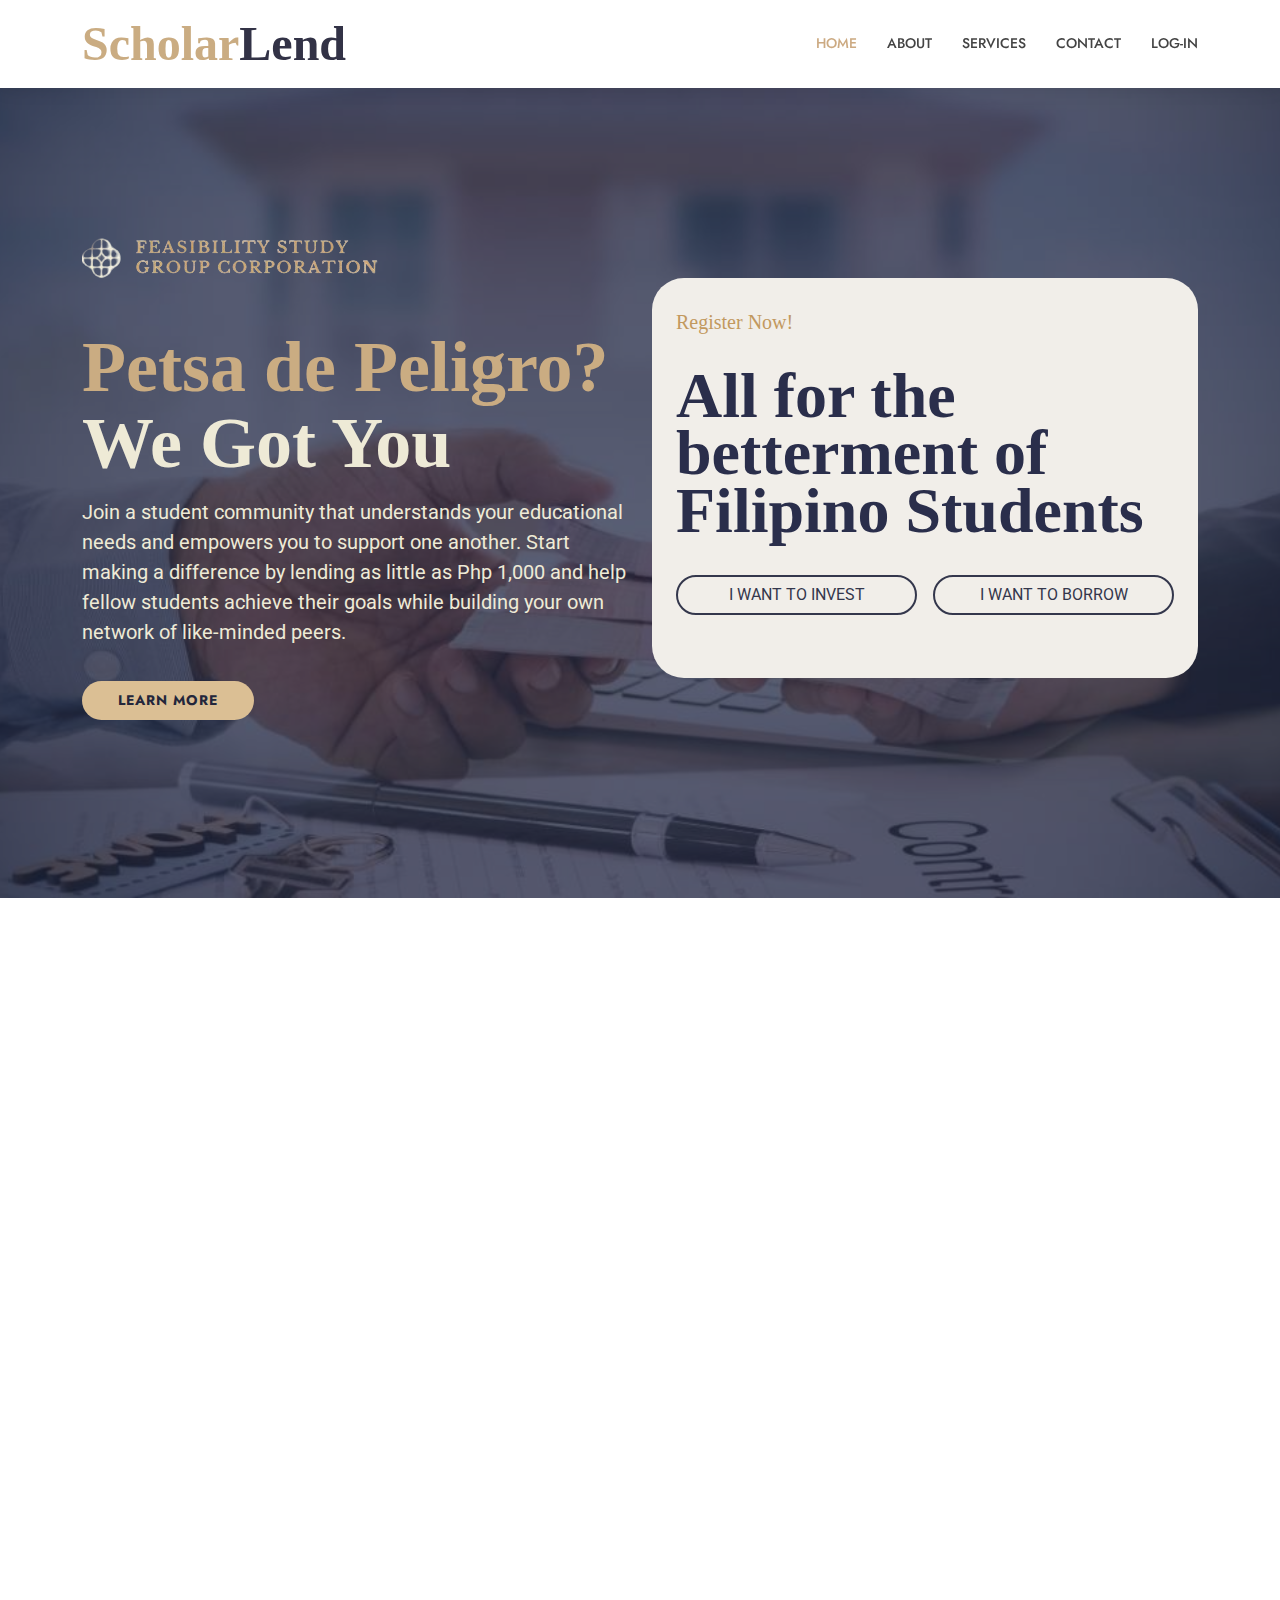
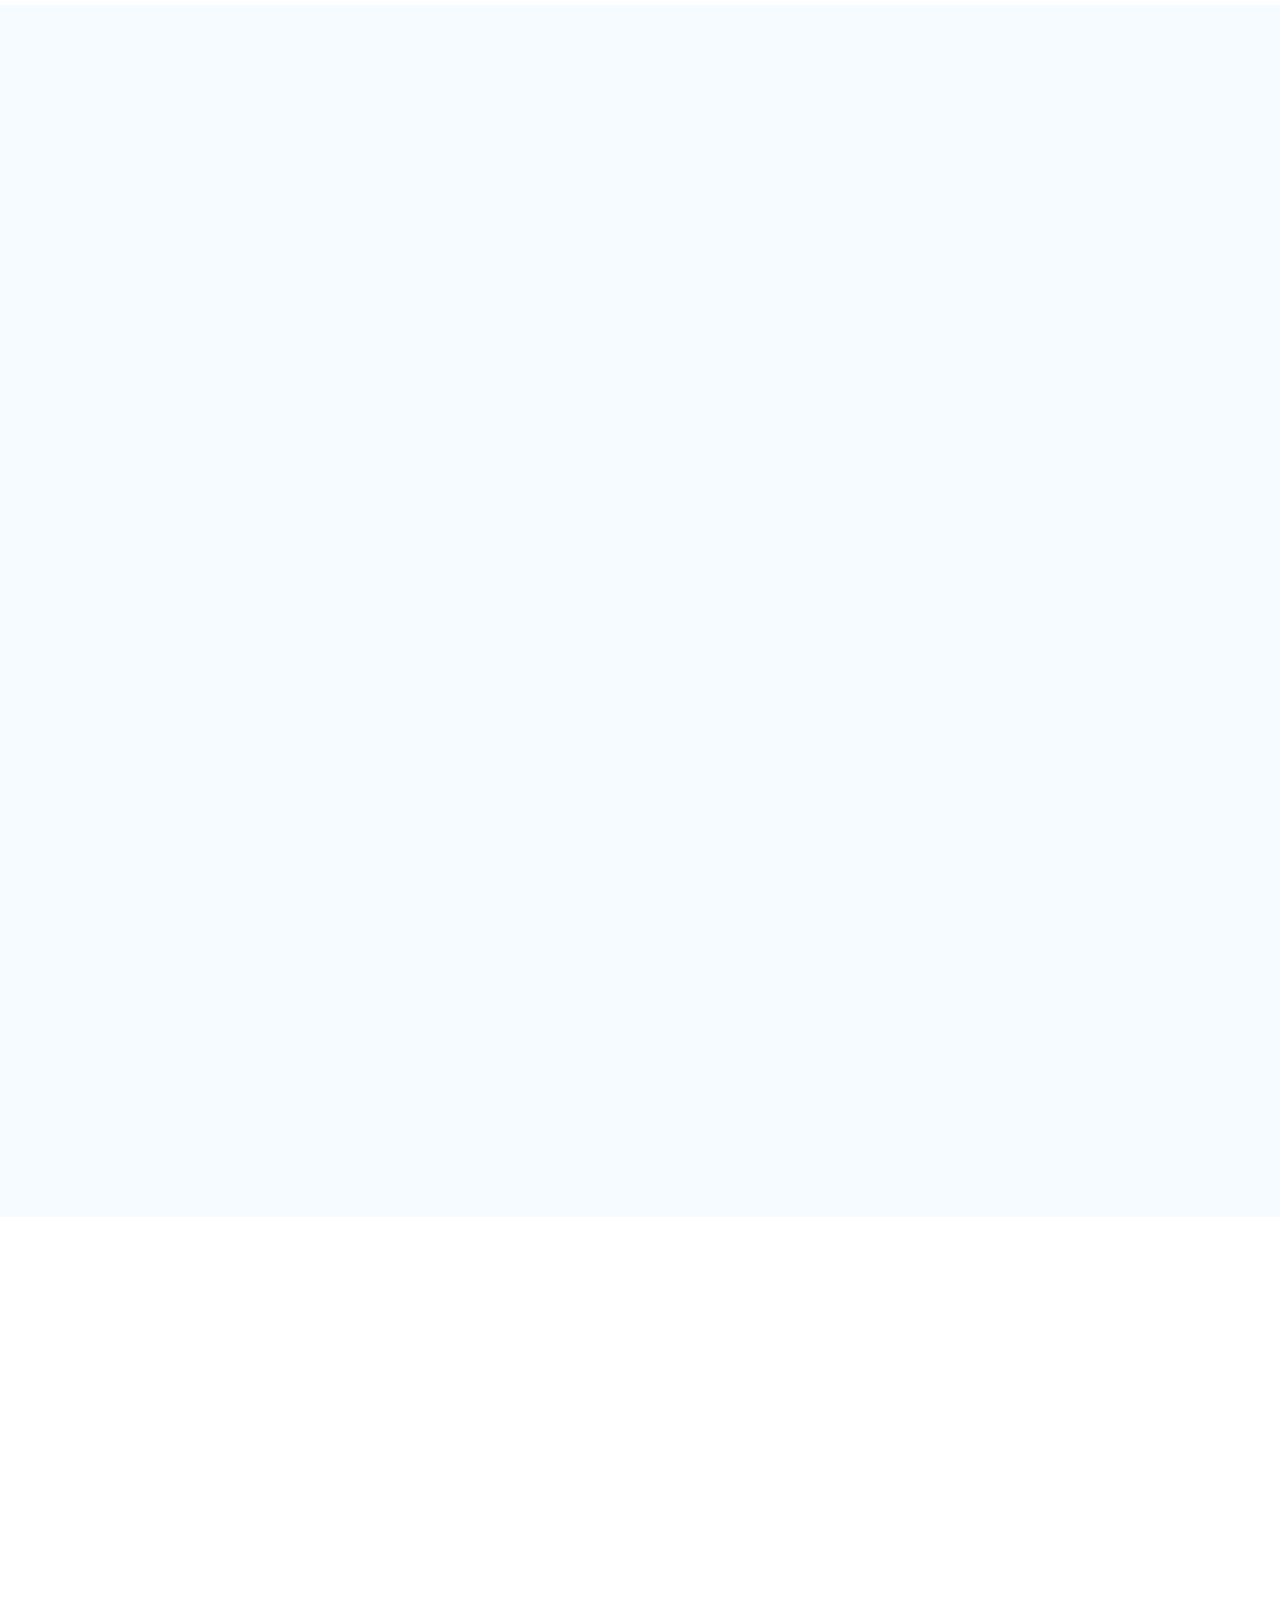
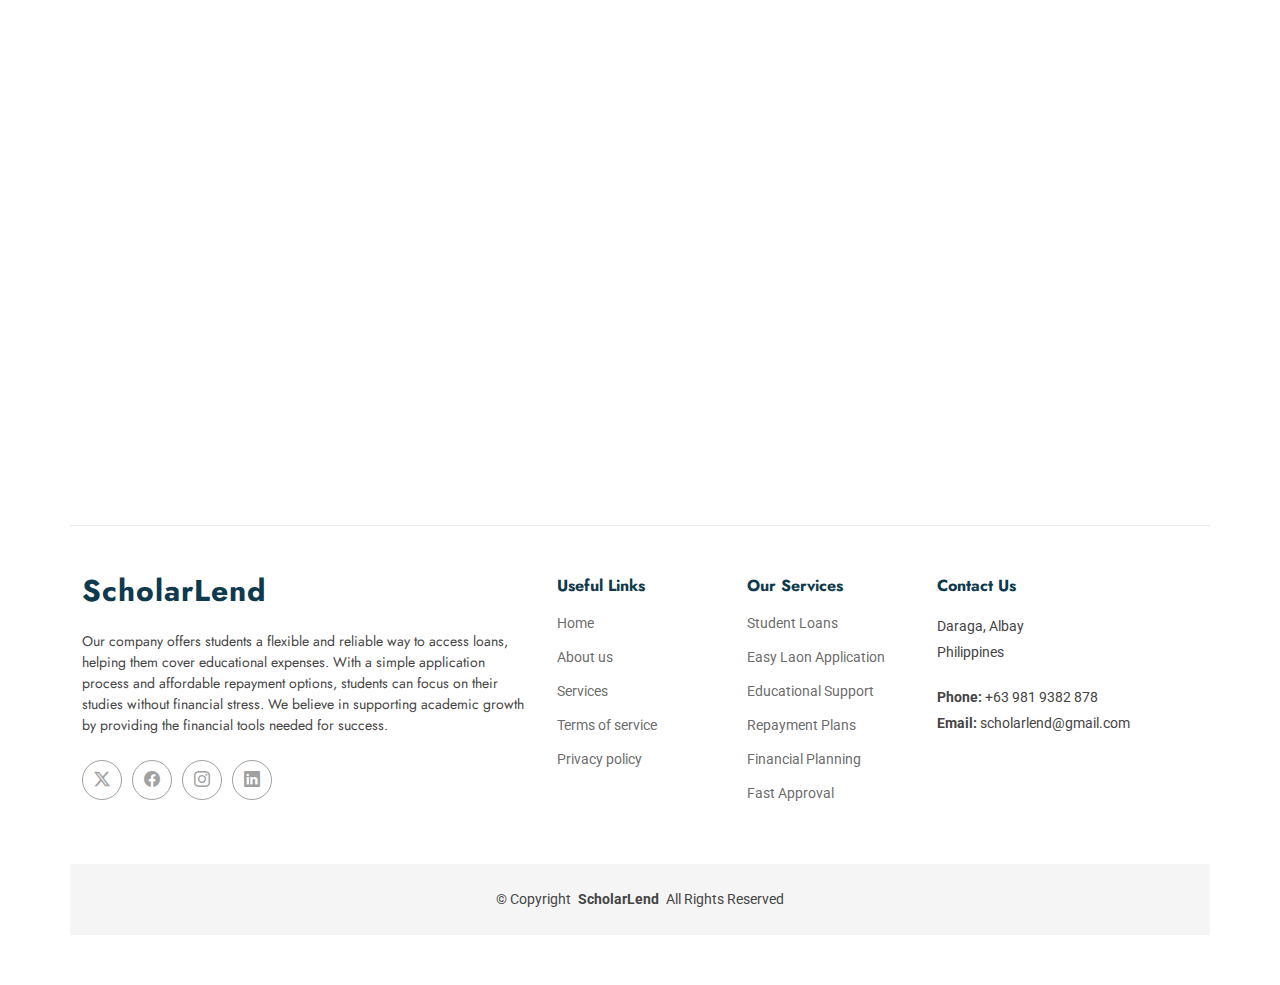
<file: index.html>
<!DOCTYPE html>
<html lang="en">

<head>
  <meta charset="utf-8">
  <meta content="width=device-width, initial-scale=1.0" name="viewport">
  <title>ScholarLend</title>
  <meta name="description" content="">
  <meta name="keywords" content="">

  <!-- Favicons -->
  <link href="assets/img/fslogo.png" rel="icon">
  <link href="assets/img/fslogo.png" rel="apple-touch-icon">

  <!-- Fonts -->
  <link href="https://fonts.googleapis.com" rel="preconnect">
  <link href="https://fonts.gstatic.com" rel="preconnect" crossorigin>
  <link href="https://fonts.googleapis.com/css2?family=Roboto:ital,wght@0,100;0,300;0,400;0,500;0,700;0,900;1,100;1,300;1,400;1,500;1,700;1,900&family=Jost:ital,wght@0,100;0,200;0,300;0,400;0,500;0,600;0,700;0,800;0,900;1,100;1,200;1,300;1,400;1,500;1,600;1,700;1,800;1,900&display=swap" rel="stylesheet">

  <!-- Vendor CSS Files -->
  <link href="assets/vendor/bootstrap/css/bootstrap.min.css" rel="stylesheet">
  <link href="assets/vendor/bootstrap-icons/bootstrap-icons.css" rel="stylesheet">
  <link href="assets/vendor/aos/aos.css" rel="stylesheet">
  <link href="assets/vendor/glightbox/css/glightbox.min.css" rel="stylesheet">
  <link href="assets/vendor/swiper/swiper-bundle.min.css" rel="stylesheet">

  <!-- Main CSS File -->
  <link href="assets/css/main.css" rel="stylesheet">

  
</head>

<body class="index-page">

  <header id="header" class="header d-flex align-items-center sticky-top">
    <div class="container-fluid container-xl position-relative d-flex align-items-center justify-content-between">

      <a href="index.html" class="logo d-flex align-items-center">
        <h1 class="sitename" style="font-size: 3rem; font-weight: bold; text-decoration: none; font-family: 'Times New Roman', Times, serif; color: #caac82;">
          Scholar<span style="color: #323246;">Lend</span>
        </h1>
      </a>

      <nav id="navmenu" class="navmenu">
        <ul>
          <li><a href="#hero" class="active">Home</a></li>
          <li><a href="#about">About</a></li>
          <li><a href="#services">Services</a></li>
          
          <li><a href="#contact">Contact</a></li>
          <li><a href="login.php">Log-in</a></li>
        </ul>
        <i class="mobile-nav-toggle d-xl-none bi bi-list"></i>
      </nav>

    </div>

    <style>
    .custom-width {
      width: 300px; /* Default width for larger screens */
  }
  
  @media (max-width: 767px) {
      .custom-width {
          width: 100%; /* Reduced width for mobile screens */
          font-size: small;
      }
  }
  </style>
  </header>

  <main class="main">

    <section id="hero" class="hero section light-background" style="position: relative; background-image: url('assets/img/hero-bg.jpg'); background-size: cover; background-position: center; background-repeat: no-repeat; height: 90vh;">
      <div class="overlay" style="position: absolute; top: 0; left: 0; width: 100%; height: 100%; background-color: rgba(19, 30, 61, 0.7);"></div>
      <div class="container position-relative" style="z-index: 2;">
          <div class="row gy-4">
              <!-- Left Column -->
              <div class="col-lg-6 col-md-12 order-2 order-lg-1 d-flex flex-column justify-content-center text-center text-md-start" data-aos="fade-up">
                  <div class="image-block mb-4 mb-lg-5">
                      <img src="assets/img/fs.png" alt="Feasibility Study and Group Corporation" class="img-fluid">
                  </div>
  
                  <!-- Petsa de Peligro section -->
                  <h2 class="fw-bold" style="font-family: 'Times New Roman', Times, serif; color: #caac82;">
                      Petsa de Peligro?
                      <div style="color: #eeead6;">We Got You</div>
                  </h2>
  
                  <p class="mt-3" style="color: #eeead6;">Join a student community that understands your educational needs and empowers you to support one another. Start making a difference by lending as little as Php 1,000 and help fellow students achieve their goals while building your own network of like-minded peers.</p>
                  
                  <div class="d-flex mt-4 justify-content-center justify-content-md-start">
                      <a href="login.php" class="cta-btn btn btn-lg" style="border-radius: 30px; background-color: #dbbf94; font-weight: bolder; color: #23263b;">Learn More</a>
                  </div>
              </div>
  
              <!-- Right Column -->
              <div class="col-lg-6 col-md-12 order-1 order-lg-2 d-flex justify-content-center align-items-center hero-img" data-aos="zoom-out" data-aos-delay="100">
                  <div class="custom-box p-4" style="background: #f1eee9;">
                      <p class="mb-1" style="color: #c2995f; font-family: 'Times New Roman', Times, serif; text-align: left;">Register Now!</p>
                      <h2 class="fw-bold" style="font-family: 'Times New Roman', Times, serif; color: #2a2e4b; text-align: left;">All for the betterment of Filipino Students</h2>
                      <div class="d-flex justify-content-center gap-3 mt-3">
                        <button type="button" class="btn btn-outline-light btn-rounded custom-width" style="border-width: 2px; border-radius: 20px; margin-top: 20px;" id="investButton">I WANT TO INVEST</button>
                        <button type="button" class="btn btn-outline-light btn-rounded custom-width" style="border-width: 2px; border-radius: 20px; margin-top: 20px;" id="borrowButton">I WANT TO BORROW</button>
                    </div>
                    
                    <script>
                        // Add event listeners to the buttons
                        document.getElementById('investButton').addEventListener('click', function() {
                            window.location.href = 'login.php';
                        });
                    
                        document.getElementById('borrowButton').addEventListener('click', function() {
                            window.location.href = 'login.php';
                        });
                    </script>
                    
                    
                    
                    
                    
                  </div>
              </div>
          </div>
      </div>
  </section>
  
  
  
    <!-- About Section -->
    <section id="about" class="about section">

      <div class="container">

        <div class="row gy-4">

          <div class="col-lg-6 position-relative" data-aos="fade-up" data-aos-delay="100">
            <img src="assets/img/about.jpg" class="img-fluid" alt="">
            <a href="https://www.youtube.com/watch?v=Y7f98aduVJ8" class="glightbox pulsating-play-btn"></a>
          </div>

          <div class="col-lg-6 ps-lg-4 content d-flex flex-column justify-content-center" data-aos="fade-up" data-aos-delay="200">
            <h3>About Us</h3>
            <p>
              Our company offers students a flexible and reliable way to access loans, helping them cover educational expenses. With a simple application process and affordable repayment options, students can focus on their studies without financial stress. We believe in supporting academic growth by providing the financial tools needed for success.
           </p>
           
           <ul>
            <li>
              <i class="bi bi-cash-stack"></i> <!-- Icon for money/loans -->
              <div>
                <h5>Flexible Loan Options</h5>
                <p>We offer a variety of loan plans tailored to meet the unique financial needs of students, making it easier for them to manage their education costs.</p>
              </div>
            </li>
            <li>
              <i class="bi bi-file-earmark-text"></i> <!-- Icon for documents/application -->
              <div>
                <h5>Simple Application Process</h5>
                <p>Our straightforward loan application ensures that students can quickly and easily apply for funding without unnecessary paperwork or delays.</p>
              </div>
            </li>
            <li>
              <i class="bi bi-mortarboard"></i> <!-- Icon for education -->
              <div>
                <h5>Support for Academic Success</h5>
                <p>We believe in empowering students by providing the financial support they need, so they can focus on achieving their educational goals.</p>
              </div>
            </li>
          </ul>
          
          </div>

        </div>

      </div>

    </section><!-- /About Section -->

    <!-- Stats Section -->
    <section id="stats" class="stats section light-background">

      <img src="assets/img/stats-bg.jpg" alt="" data-aos="fade-in">

      <div class="container position-relative" data-aos="fade-up" data-aos-delay="100">

        <div class="row gy-4">

          <div class="col-lg-3 col-md-6">
            <div class="stats-item text-center w-100 h-100">
              <span data-purecounter-start="0" data-purecounter-end="32" data-purecounter-duration="1" class="purecounter"></span>
              <p>Users</p>
            </div>
          </div><!-- End Stats Item -->

          <div class="col-lg-3 col-md-6">
            <div class="stats-item text-center w-100 h-100">
              <span data-purecounter-start="0" data-purecounter-end="11" data-purecounter-duration="1" class="purecounter"></span>
              <p>Lenders</p>
            </div>
          </div><!-- End Stats Item -->

          <div class="col-lg-3 col-md-6">
            <div class="stats-item text-center w-100 h-100">
              <span data-purecounter-start="0" data-purecounter-end="21" data-purecounter-duration="1" class="purecounter"></span>
              <p>Borrowers</p>
            </div>
          </div><!-- End Stats Item -->

          <div class="col-lg-3 col-md-6">
            <div class="stats-item text-center w-100 h-100">
              <span data-purecounter-start="0" data-purecounter-end="10" data-purecounter-duration="1" class="purecounter"></span>
              <p>Total Loans Lend</p>
            </div>
          </div><!-- End Stats Item -->

        </div>

      </div>

    </section><!-- /Stats Section -->

   
    
    <!-- Services Section -->
    <section id="services" class="services section light-background">

      <!-- Section Title -->
      <div class="container section-title" data-aos="fade-up">
        <h2>Services</h2>
        <p>We offer a range of services to help students manage their educational expenses and achieve their academic goals.</p>
      </div><!-- End Section Title -->
    
      <div class="container">
    
        <div class="row gy-4">
    
          <div class="col-lg-4 col-md-6" data-aos="fade-up" data-aos-delay="100">
            <div class="service-item position-relative">
              <div class="icon">
                <i class="bi bi-cash-coin" style="color: #0dcaf0;"></i>
              </div>
              <a href="service-details.html" class="stretched-link">
                <h3>Student Loans</h3>
              </a>
              <p>We provide flexible loan options specifically designed to help students finance their education and other related expenses.</p>
            </div>
          </div><!-- End Service Item -->
    
          <div class="col-lg-4 col-md-6" data-aos="fade-up" data-aos-delay="200">
            <div class="service-item position-relative">
              <div class="icon">
                <i class="bi bi-file-earmark-check" style="color: #fd7e14;"></i>
              </div>
              <a href="service-details.html" class="stretched-link">
                <h3>Easy Loan Application</h3>
              </a>
              <p>Our application process is simple and user-friendly, allowing students to quickly apply for loans with minimal paperwork.</p>
            </div>
          </div><!-- End Service Item -->
    
          <div class="col-lg-4 col-md-6" data-aos="fade-up" data-aos-delay="300">
            <div class="service-item position-relative">
              <div class="icon">
                <i class="bi bi-mortarboard" style="color: #20c997;"></i>
              </div>
              <a href="service-details.html" class="stretched-link">
                <h3>Educational Support</h3>
              </a>
              <p>We offer guidance and resources to help students make the most of their educational opportunities, ensuring they stay on track academically.</p>
            </div>
          </div><!-- End Service Item -->
    
          <div class="col-lg-4 col-md-6" data-aos="fade-up" data-aos-delay="400">
            <div class="service-item position-relative">
              <div class="icon">
                <i class="bi bi-credit-card-2-front" style="color: #df1529;"></i>
              </div>
              <a href="service-details.html" class="stretched-link">
                <h3>Repayment Plans</h3>
              </a>
              <p>We offer various repayment plans to make it easier for students to pay off their loans after graduation, giving them the flexibility they need.</p>
            </div>
          </div><!-- End Service Item -->
    
          <div class="col-lg-4 col-md-6" data-aos="fade-up" data-aos-delay="500">
            <div class="service-item position-relative">
              <div class="icon">
                <i class="bi bi-pie-chart" style="color: #6610f2;"></i>
              </div>
              <a href="service-details.html" class="stretched-link">
                <h3>Financial Planning</h3>
              </a>
              <p>We provide financial planning resources to help students budget and manage their money while pursuing their education.</p>
            </div>
          </div><!-- End Service Item -->
    
          <div class="col-lg-4 col-md-6" data-aos="fade-up" data-aos-delay="600">
            <div class="service-item position-relative">
              <div class="icon">
                <i class="bi bi-clock-history" style="color: #f3268c;"></i>
              </div>
              <a href="service-details.html" class="stretched-link">
                <h3>Fast Approval</h3>
              </a>
              <p>We prioritize quick loan approvals so that students can receive the financial assistance they need without unnecessary delays.</p>
            </div>
          </div><!-- End Service Item -->
    
        </div>
    
      </div>
    
    </section><!-- /Services Section -->
    
  



      </div>

    </section><!-- /Portfolio Section -->



    <!-- Contact Section -->
    <section id="contact" class="contact section">

      <!-- Section Title -->
      <div class="container section-title" data-aos="fade-up">
        <h2>Contact</h2>
        <p>Don't hesitate to contact us!</p>
      </div><!-- End Section Title -->

      <div class="container" data-aos="fade-up" data-aos-delay="100">

        <div class="mb-4" data-aos="fade-up" data-aos-delay="200">
          <iframe style="border:0; width: 100%; height: 270px;" src="https://www.google.com/maps/embed?pb=!1m14!1m8!1m3!1d48389.78314118045!2d-74.006138!3d40.710059!3m2!1i1024!2i768!4f13.1!3m3!1m2!1s0x89c25a22a3bda30d%3A0xb89d1fe6bc499443!2sDowntown%20Conference%20Center!5e0!3m2!1sen!2sus!4v1676961268712!5m2!1sen!2sus" frameborder="0" allowfullscreen="" loading="lazy" referrerpolicy="no-referrer-when-downgrade"></iframe>
        </div><!-- End Google Maps -->

        <div class="row gy-4">

          <div class="col-lg-4">
            <div class="info-item d-flex" data-aos="fade-up" data-aos-delay="300">
              <i class="bi bi-geo-alt flex-shrink-0"></i>
              <div>
                <h3>Address</h3>
                <p>A108 Adam Street, Daraga, Albay</p>
              </div>
            </div>

            <div class="info-item d-flex" data-aos="fade-up" data-aos-delay="400">
              <i class="bi bi-telephone flex-shrink-0"></i>
              <div>
                <h3>Call Us</h3>
                <p>+63 981 9382 878</p>
              </div>
            </div>

            <div class="info-item d-flex" data-aos="fade-up" data-aos-delay="500">
              <i class="bi bi-envelope flex-shrink-0"></i>
              <div>
                <h3>Email Us</h3>
                <p>scholarlend@gmail.com</p>
              </div>
            </div>

          </div>

          <div class="col-lg-8">
            <form action="forms/contact.php" method="post" class="php-email-form" data-aos="fade-up" data-aos-delay="200">
              <div class="row gy-4">

                <div class="col-md-6">
                  <input type="text" name="name" class="form-control" placeholder="Your Name" required="">
                </div>

                <div class="col-md-6 ">
                  <input type="email" class="form-control" name="email" placeholder="Your Email" required="">
                </div>

                <div class="col-md-12">
                  <input type="text" class="form-control" name="subject" placeholder="Subject" required="">
                </div>

                <div class="col-md-12">
                  <textarea class="form-control" name="message" rows="6" placeholder="Message" required=""></textarea>
                </div>

                <div class="col-md-12 text-center">
                  <div class="loading">Loading</div>
                  <div class="error-message"></div>
                  <div class="sent-message">Your message has been sent. Thank you!</div>

                  <button type="submit">Send Message</button>
                </div>

              </div>
            </form>
          </div><!-- End Contact Form -->

        </div>

      </div>

    </section><!-- /Contact Section -->

  </main>

  <footer id="footer" class="footer">

    <div class="container footer-top">
      <div class="row gy-4">
        <div class="col-lg-5 col-md-12 footer-about">
          <a href="index.html" class="logo d-flex align-items-center">
            <span class="sitename">ScholarLend</span>
          </a>
          <p> Our company offers students a flexible and reliable way to access loans, helping them cover educational expenses. With a simple application process and affordable repayment options, students can focus on their studies without financial stress. We believe in supporting academic growth by providing the financial tools needed for success.</p>
          <div class="social-links d-flex mt-4">
            <a href=""><i class="bi bi-twitter-x"></i></a>
            <a href=""><i class="bi bi-facebook"></i></a>
            <a href=""><i class="bi bi-instagram"></i></a>
            <a href=""><i class="bi bi-linkedin"></i></a>
          </div>
        </div>

        <div class="col-lg-2 col-6 footer-links">
          <h4>Useful Links</h4>
          <ul>
            <li><a href="#">Home</a></li>
            <li><a href="#">About us</a></li>
            <li><a href="#">Services</a></li>
            <li><a href="#">Terms of service</a></li>
            <li><a href="#">Privacy policy</a></li>
          </ul>
        </div>

        <div class="col-lg-2 col-6 footer-links">
          <h4>Our Services</h4>
          <ul>
            <li><a href="#">Student Loans</a></li>
            <li><a href="#">Easy Laon Application</a></li>
            <li><a href="#">Educational Support</a></li>
            <li><a href="#">Repayment Plans</a></li>
            <li><a href="#">Financial Planning</a></li>
            <li><a href="#">Fast Approval</a></li>
          </ul>
        </div>

        <div class="col-lg-3 col-md-12 footer-contact text-center text-md-start">
          <h4>Contact Us</h4>
          <p>Daraga, Albay</p>
          <p>Philippines</p>
          <p class="mt-4"><strong>Phone:</strong> <span>+63 981 9382 878</span></p>
          <p><strong>Email:</strong> <span>scholarlend@gmail.com</span></p>
        </div>

      </div>
    </div>

    <div class="container copyright text-center mt-4">
      <p>© <span>Copyright</span> <strong class="px-1 sitename">ScholarLend</strong> <span>All Rights Reserved</span></p>
     
    </div>

  </footer>

  <!-- Scroll Top -->
  <a href="#" id="scroll-top" class="scroll-top d-flex align-items-center justify-content-center"><i class="bi bi-arrow-up-short"></i></a>

  <!-- Preloader -->
  <div id="preloader"></div>

  <!-- Vendor JS Files -->
  <script src="assets/vendor/bootstrap/js/bootstrap.bundle.min.js"></script>
  <script src="assets/vendor/php-email-form/validate.js"></script>
  <script src="assets/vendor/aos/aos.js"></script>
  <script src="assets/vendor/glightbox/js/glightbox.min.js"></script>
  <script src="assets/vendor/purecounter/purecounter_vanilla.js"></script>
  <script src="assets/vendor/imagesloaded/imagesloaded.pkgd.min.js"></script>
  <script src="assets/vendor/isotope-layout/isotope.pkgd.min.js"></script>
  <script src="assets/vendor/swiper/swiper-bundle.min.js"></script>

  <!-- Main JS File -->
  <script src="assets/js/main.js"></script>

</body>

</html>
</file>
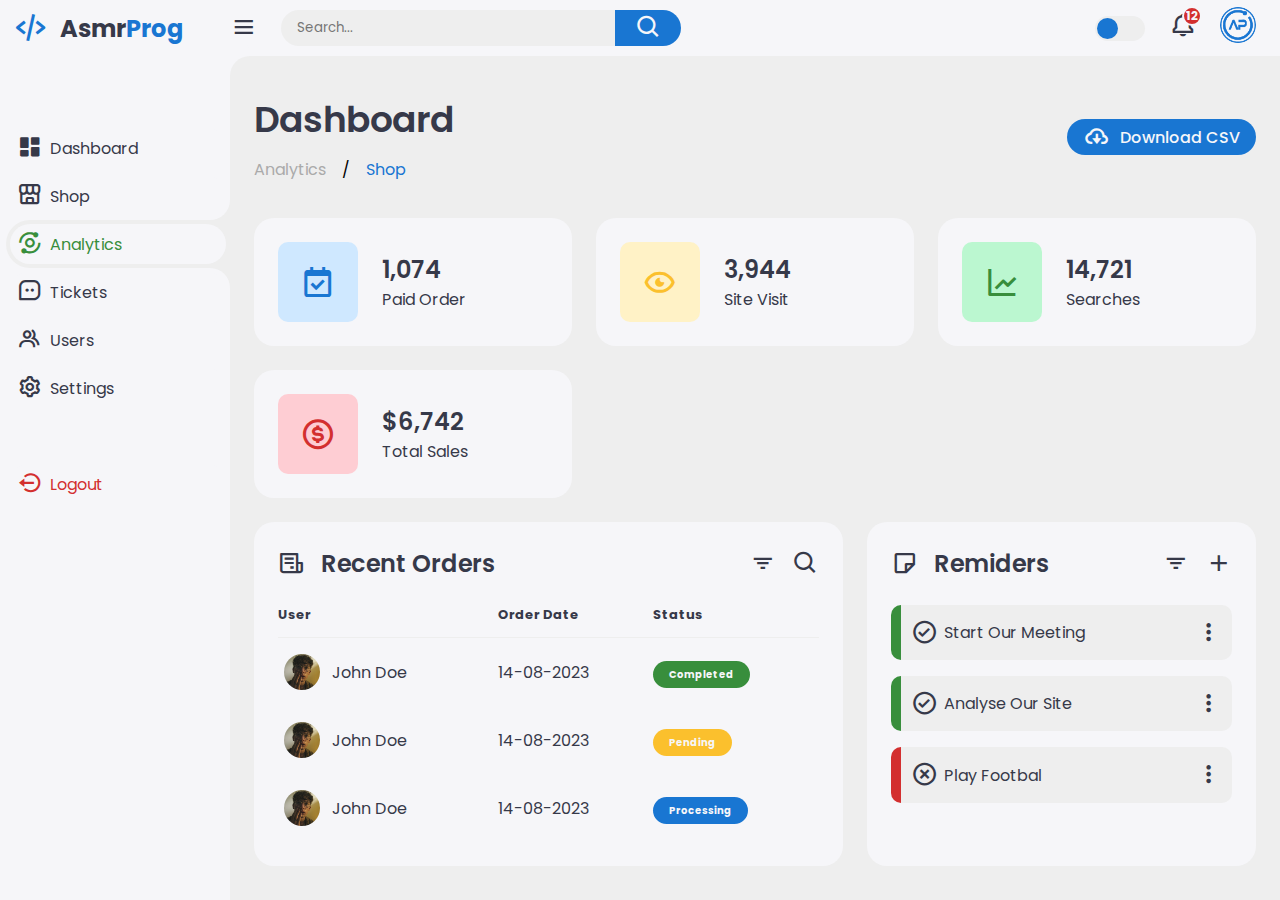
<file: adminDashboard/index.html>
<!DOCTYPE html>
<html lang="en">

<head>
    <meta charset="UTF-8">
    <meta name="viewport" content="width=device-width, initial-scale=1.0">
    <link href='https://unpkg.com/boxicons@2.1.4/css/boxicons.min.css' rel='stylesheet'>
    <link rel="stylesheet" href="style.css">
    <title>Responsive Dashboard Design #2 | AsmrProg</title>
</head>

<body>

    <!-- Sidebar -->
    <div class="sidebar">
        <a href="#" class="logo">
            <i class='bx bx-code-alt'></i>
            <div class="logo-name"><span>Asmr</span>Prog</div>
        </a>
        <ul class="side-menu">
            <li><a href="#"><i class='bx bxs-dashboard'></i>Dashboard</a></li>
            <li><a href="#"><i class='bx bx-store-alt'></i>Shop</a></li>
            <li class="active"><a href="#"><i class='bx bx-analyse'></i>Analytics</a></li>
            <li><a href="#"><i class='bx bx-message-square-dots'></i>Tickets</a></li>
            <li><a href="#"><i class='bx bx-group'></i>Users</a></li>
            <li><a href="#"><i class='bx bx-cog'></i>Settings</a></li>
        </ul>
        <ul class="side-menu">
            <li>
                <a href="#" class="logout">
                    <i class='bx bx-log-out-circle'></i>
                    Logout
                </a>
            </li>
        </ul>
    </div>
    <!-- End of Sidebar -->

    <!-- Main Content -->
    <div class="content">
        <!-- Navbar -->
        <nav>
            <i class='bx bx-menu'></i>
            <form action="#">
                <div class="form-input">
                    <input type="search" placeholder="Search...">
                    <button class="search-btn" type="submit"><i class='bx bx-search'></i></button>
                </div>
            </form>
            <input type="checkbox" id="theme-toggle" hidden>
            <label for="theme-toggle" class="theme-toggle"></label>
            <a href="#" class="notif">
                <i class='bx bx-bell'></i>
                <span class="count">12</span>
            </a>
            <a href="#" class="profile">
                <img src="images/logo.png">
            </a>
        </nav>

        <!-- End of Navbar -->

        <main>
            <div class="header">
                <div class="left">
                    <h1>Dashboard</h1>
                    <ul class="breadcrumb">
                        <li><a href="#">
                                Analytics
                            </a></li>
                        /
                        <li><a href="#" class="active">Shop</a></li>
                    </ul>
                </div>
                <a href="#" class="report">
                    <i class='bx bx-cloud-download'></i>
                    <span>Download CSV</span>
                </a>
            </div>

            <!-- Insights -->
            <ul class="insights">
                <li>
                    <i class='bx bx-calendar-check'></i>
                    <span class="info">
                        <h3>
                            1,074
                        </h3>
                        <p>Paid Order</p>
                    </span>
                </li>
                <li><i class='bx bx-show-alt'></i>
                    <span class="info">
                        <h3>
                            3,944
                        </h3>
                        <p>Site Visit</p>
                    </span>
                </li>
                <li><i class='bx bx-line-chart'></i>
                    <span class="info">
                        <h3>
                            14,721
                        </h3>
                        <p>Searches</p>
                    </span>
                </li>
                <li><i class='bx bx-dollar-circle'></i>
                    <span class="info">
                        <h3>
                            $6,742
                        </h3>
                        <p>Total Sales</p>
                    </span>
                </li>
            </ul>
            <!-- End of Insights -->

            <div class="bottom-data">
                <div class="orders">
                    <div class="header">
                        <i class='bx bx-receipt'></i>
                        <h3>Recent Orders</h3>
                        <i class='bx bx-filter'></i>
                        <i class='bx bx-search'></i>
                    </div>
                    <table>
                        <thead>
                            <tr>
                                <th>User</th>
                                <th>Order Date</th>
                                <th>Status</th>
                            </tr>
                        </thead>
                        <tbody>
                            <tr>
                                <td>
                                    <img src="images/profile-1.jpg">
                                    <p>John Doe</p>
                                </td>
                                <td>14-08-2023</td>
                                <td><span class="status completed">Completed</span></td>
                            </tr>
                            <tr>
                                <td>
                                    <img src="images/profile-1.jpg">
                                    <p>John Doe</p>
                                </td>
                                <td>14-08-2023</td>
                                <td><span class="status pending">Pending</span></td>
                            </tr>
                            <tr>
                                <td>
                                    <img src="images/profile-1.jpg">
                                    <p>John Doe</p>
                                </td>
                                <td>14-08-2023</td>
                                <td><span class="status process">Processing</span></td>
                            </tr>
                        </tbody>
                    </table>
                </div>

                <!-- Reminders -->
                <div class="reminders">
                    <div class="header">
                        <i class='bx bx-note'></i>
                        <h3>Remiders</h3>
                        <i class='bx bx-filter'></i>
                        <i class='bx bx-plus'></i>
                    </div>
                    <ul class="task-list">
                        <li class="completed">
                            <div class="task-title">
                                <i class='bx bx-check-circle'></i>
                                <p>Start Our Meeting</p>
                            </div>
                            <i class='bx bx-dots-vertical-rounded'></i>
                        </li>
                        <li class="completed">
                            <div class="task-title">
                                <i class='bx bx-check-circle'></i>
                                <p>Analyse Our Site</p>
                            </div>
                            <i class='bx bx-dots-vertical-rounded'></i>
                        </li>
                        <li class="not-completed">
                            <div class="task-title">
                                <i class='bx bx-x-circle'></i>
                                <p>Play Footbal</p>
                            </div>
                            <i class='bx bx-dots-vertical-rounded'></i>
                        </li>
                    </ul>
                </div>

                <!-- End of Reminders-->

            </div>

        </main>

    </div>

    <script src="index.js"></script>
</body>

</html>
</file>
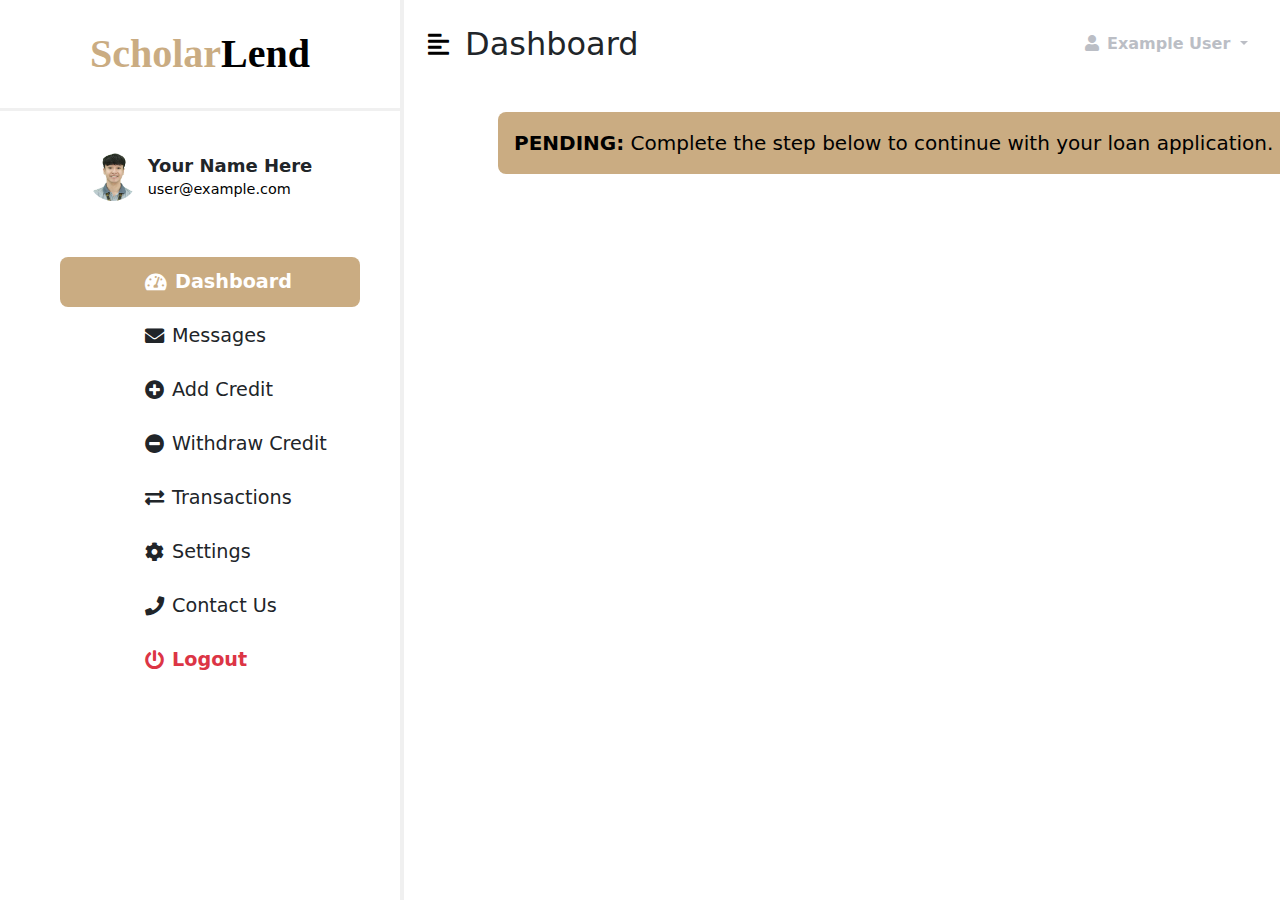
<file: dashboard/index.html>
<!DOCTYPE html>
<html lang="en">

<head>
    <meta charset="UTF-8" />
    <meta http-equiv="X-UA-Compatible" content="IE=edge" />
    <meta name="viewport" content="width=device-width, initial-scale=1.0" />
    <link href="https://cdn.jsdelivr.net/npm/bootstrap@5.0.0-beta3/dist/css/bootstrap.min.css" rel="stylesheet" />
    <link rel="stylesheet" href="https://cdnjs.cloudflare.com/ajax/libs/font-awesome/5.15.3/css/all.min.css" />
    <link rel="stylesheet" href="styles.css" />
    <title>Bootstap 5 Responsive Admin Dashboard</title>

    <style>
    
    .list-group-item {
    width: 300px; /* Set the desired width */
    border-radius: 8px; /* Add border radius */
    transition: background-color 0.3s ease, transform 0.3s ease, padding 0.3s ease; /* Add transitions */
    margin-left: 60px; /* Adjust left margin for the entire item */
    margin-bottom: 4px; /* Add spacing between items */
    display: flex; /* Use flexbox */
    align-items: center; /* Center text vertically */
    height: 50px; /* Set a fixed height */
    font-size: larger; /* Increase font size */
    text-align: left; /* Align text to the left */
    padding-left: 85px; /* Add padding to move the text leftwards */
}


/* Active sidebar item */
.list-group-item.active {
    background-color: #caac82; /* Set the background color for active item */
    color: rgb(255, 255, 255); /* Set the text color for active item */
    font-weight: bold; /* Make the text bold for active item */
    border-radius: 8px; /* Keep the rounded corners */
    border: none; /* Remove any border if necessary */
}

    .list-group-item:hover {
        background-color: #caac82; /* Set background color on hover */
        color: white; /* Set text color on hover */
        padding: 14px 18px; /* Adjust padding for hover effect */
        transform: scale(1.05); /* Scale up */
    }

    .user-info {
    display: flex; /* Use flexbox */
    align-items: center; /* Center items vertically */
    justify-content: center; /* Center items horizontally */
 
}

.user-info img {
    margin-right: 80px; /* Space between image and text */
}

.user-details {
    text-align: left; /* Align text to the left */
}

.username {
    font-weight: bold; /* Make username bold */
    font-size: large;
}

.email {
    font-size: 0.9em; /* Slightly smaller font for email */
    color: black; /* Change email color if desired */
}
.border-bottom {
    border-bottom: 3.5px solid #f0f0f0 !important;
}


    </style>
</head>

<body>
    <div class="d-flex" id="wrapper">
        <!-- Sidebar -->
        <div class="bg-white" id="sidebar-wrapper">
            <div class="sidebar-heading text-center py-4 primary-text fs-1 fw-bold border-bottom" style="font-family: 'Times New Roman', Times, serif;">
                <i class=""></i>
                <span style="color: #caac82;">Scholar</span><span style="color: black;">Lend</span>
            </div>
            
            <br>
            <div class="user-info d-flex align-items-center my-3 text-center">
                <img src="red.jpg" alt="User Profile Picture" class="img-fluid rounded-circle" style="width: 50px; height: 50px; margin-right: 10px;">
                <div class="user-details">
                    <div class="username">Your Name Here</div>
                    <div class="email">user@example.com</div>
                </div>
          
               
               
            </div>
            <br>
        
            <div class="list-group list-group-flush my-3">
                <a href="#" class="list-group-item list-group-item-action active">
                    <i class="fas fa-tachometer-alt me-2"></i>Dashboard
                </a>
                <a href="#" class="list-group-item">
                    <i class="fas fa-envelope me-2"></i>Messages
                </a>
                <a href="#" class="list-group-item">
                    <i class="fas fa-plus-circle me-2"></i>Add Credit
                </a>
                <a href="#" class="list-group-item list-group-item-action">
                    <i class="fas fa-minus-circle me-2"></i>Withdraw Credit
                </a>
                <a href="#" class="list-group-item list-group-item-action">
                    <i class="fas fa-exchange-alt me-2"></i>Transactions
                </a>
                <a href="#" class="list-group-item list-group-item-action">
                    <i class="fas fa-cog me-2"></i>Settings
                </a>
                <a href="#" class="list-group-item list-group-item-action">
                    <i class="fas fa-phone me-2"></i>Contact Us
                </a>
                <a href="#" class="list-group-item list-group-item-action text-danger fw-bold">
                    <i class="fas fa-power-off me-2"></i>Logout
                </a>
            </div>
            
        </div>
        
        <!-- /#sidebar-wrapper -->

        <!-- Page Content -->
        <div id="page-content-wrapper">
            <nav class="navbar navbar-expand-lg navbar-light bg-transparent py-4 px-4">
                <div class="d-flex align-items-center">
                    <i class="fas fa-align-left primary-text fs-4 me-3" id="menu-toggle"></i>
                    <h2 class="fs-2 m-0">Dashboard</h2>
                </div>

                <button class="navbar-toggler" type="button" data-bs-toggle="collapse"
                    data-bs-target="#navbarSupportedContent" aria-controls="navbarSupportedContent"
                    aria-expanded="false" aria-label="Toggle navigation">
                    <span class="navbar-toggler-icon"></span>
                </button>

                <div class="collapse navbar-collapse" id="navbarSupportedContent">
                    <ul class="navbar-nav ms-auto mb-2 mb-lg-0">
                        <li class="nav-item dropdown">
                            <a class="nav-link dropdown-toggle second-text fw-bold" href="#" id="navbarDropdown"
                                role="button" data-bs-toggle="dropdown" aria-expanded="false">
                                <i class="fas fa-user me-2"></i>Example User
                            </a>
                            <ul class="dropdown-menu" aria-labelledby="navbarDropdown">
                                <li><a class="dropdown-item" href="#">Profile</a></li>
                                <li><a class="dropdown-item" href="#">Settings</a></li>
                                <li><a class="dropdown-item" href="#">Logout</a></li>
                            </ul>
                        </li>
                    </ul>
                </div>
            </nav>

            <div class="container-fluid px-4">
                <div class="row g-3 my-2">
                    <div class="col-md-3">
                        <div class="p-3" style="background-color: #caac82; margin-left: 70px; border-radius: 8px; text-align: left; width: 900px; font-weight: 360; font-size: 20px;">
                            <p class="fs-5" style="color: black; margin: 0;"><span style="font-weight: bold;">PENDING:</span> Complete the step below to continue with your loan application.</p>
                        </div>
                    </div>
                </div>
                

                   

            

            </div>
        </div>
    </div>
    <!-- /#page-content-wrapper -->
    </div>

    <script src="https://cdn.jsdelivr.net/npm/bootstrap@5.0.0-beta3/dist/js/bootstrap.bundle.min.js"></script>
    <script>
        var el = document.getElementById("wrapper");
        var toggleButton = document.getElementById("menu-toggle");

        toggleButton.onclick = function () {
            el.classList.toggle("toggled");
        };
    </script>
</body>

</html>
</file>
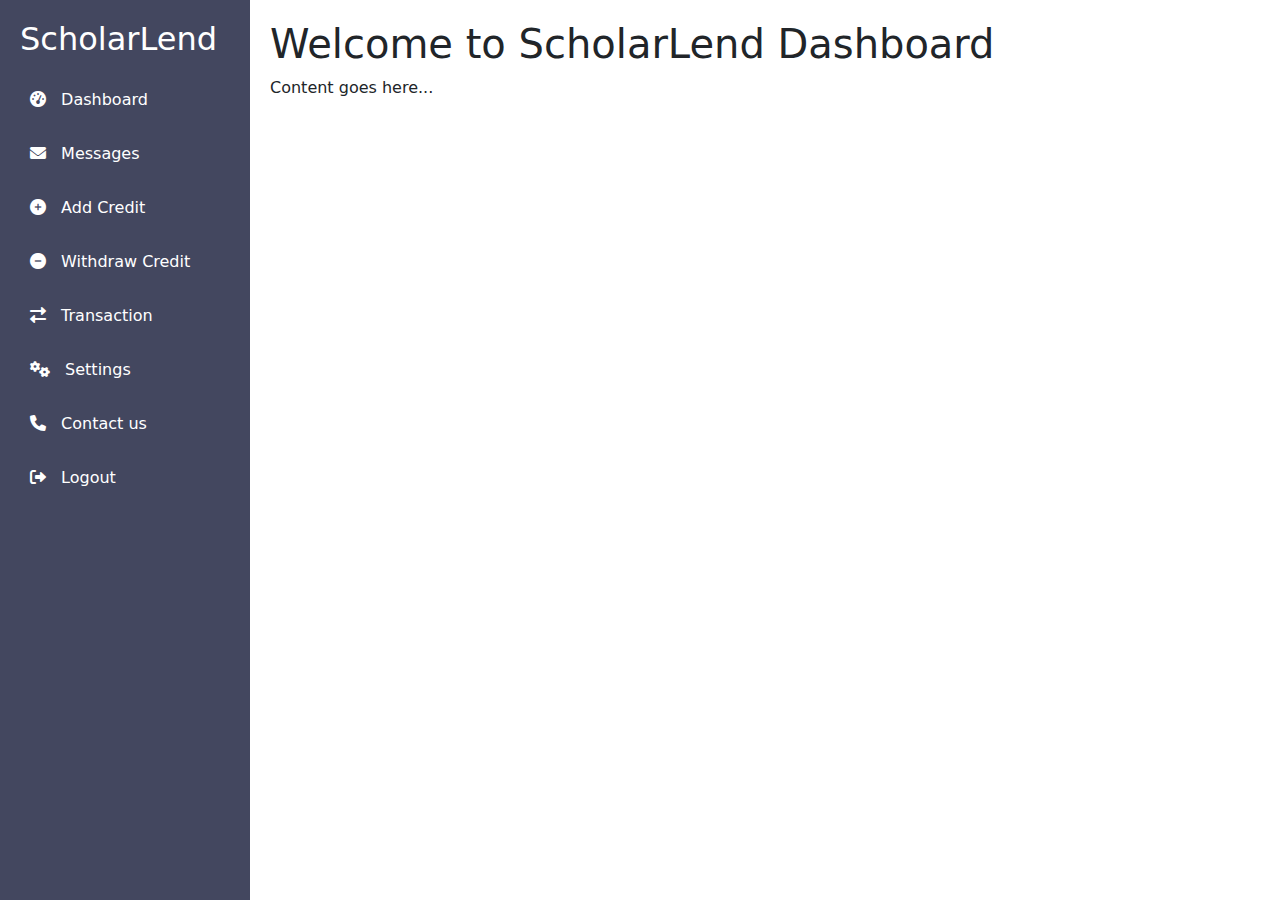
<file: admindashboard.html>
<!DOCTYPE html>
<html lang="en">
<head>
    <meta charset="UTF-8">
    <meta name="viewport" content="width=device-width, initial-scale=1.0">
    <title>Responsive Dashboard</title>
    <link href="https://cdn.jsdelivr.net/npm/bootstrap@5.3.1/dist/css/bootstrap.min.css" rel="stylesheet">
    <link href="https://cdnjs.cloudflare.com/ajax/libs/font-awesome/6.0.0-beta3/css/all.min.css" rel="stylesheet">
    <style>
        body {
            display: flex;
            margin: 0;
            height: 100vh;
            overflow: hidden;
        }
        .sidebar {
            height: 100%;
            background-color: #43475f;
            color: white;
            position: fixed;
            width: 250px;
            top: 0;
            left: 0;
            padding: 20px;
            transition: all 0.3s;
        }
        .sidebar h2 {
            color: white;
            margin-bottom: 20px;
        }
        .sidebar a {
            display: block;
            color: white;
            padding: 10px;
            text-decoration: none;
            border-radius: 5px;
            margin-bottom: 10px;
        }
        .sidebar a:hover {
            background-color: #575d6b;
        }
        .sidebar .icon {
            margin-right: 10px;
        }
        .content {
            margin-left: 250px;
            padding: 20px;
            flex: 1;
            overflow-y: auto;
        }
        @media (max-width: 992px) {
            .sidebar {
                width: 200px;
            }
            .content {
                margin-left: 200px;
            }
        }
        @media (max-width: 768px) {
            .sidebar {
                position: absolute;
                width: 100%;
                height: auto;
                top: 0;
                left: 0;
                display: none;
                z-index: 1000;
            }
            .sidebar.show {
                display: block;
            }
            .content {
                margin-left: 0;
            }
        }
        .sidebar-toggler {
            display: none;
        }
        @media (max-width: 768px) {
            .sidebar-toggler {
                display: block;
                position: absolute;
                top: 10px;
                left: 10px;
                z-index: 1001;
                cursor: pointer;
                color: #43475f;
            }
        }
    </style>
</head>
<body>
    <div class="sidebar" id="sidebar">
        <h2>ScholarLend</h2>
        <a href="#"><i class="fas fa-tachometer-alt icon"></i> Dashboard</a>
        <a href="#"><i class="fas fa-envelope icon"></i> Messages</a>
        <a href="#"><i class="fas fa-plus-circle icon"></i> Add Credit</a>
        <a href="#"><i class="fas fa-minus-circle icon"></i> Withdraw Credit</a>
        <a href="#"><i class="fas fa-exchange-alt icon"></i> Transaction</a>
        <a href="#"><i class="fas fa-cogs icon"></i> Settings</a>
        <a href="#"><i class="fas fa-phone icon"></i> Contact us</a>
        <a href="#"><i class="fas fa-sign-out-alt icon"></i> Logout</a>
    </div>
    <div class="content">
        <div class="sidebar-toggler" id="sidebarToggler">
            <i class="fas fa-bars"></i>
        </div>
        <!-- Your content goes here -->
        <h1>Welcome to ScholarLend Dashboard</h1>
        <p>Content goes here...</p>
    </div>
    <script src="https://cdn.jsdelivr.net/npm/bootstrap@5.3.1/dist/js/bootstrap.bundle.min.js"></script>
    <script>
        document.getElementById('sidebarToggler').addEventListener('click', function () {
            var sidebar = document.getElementById('sidebar');
            sidebar.classList.toggle('show');
        });
    </script>
</body>
</html>
</file>
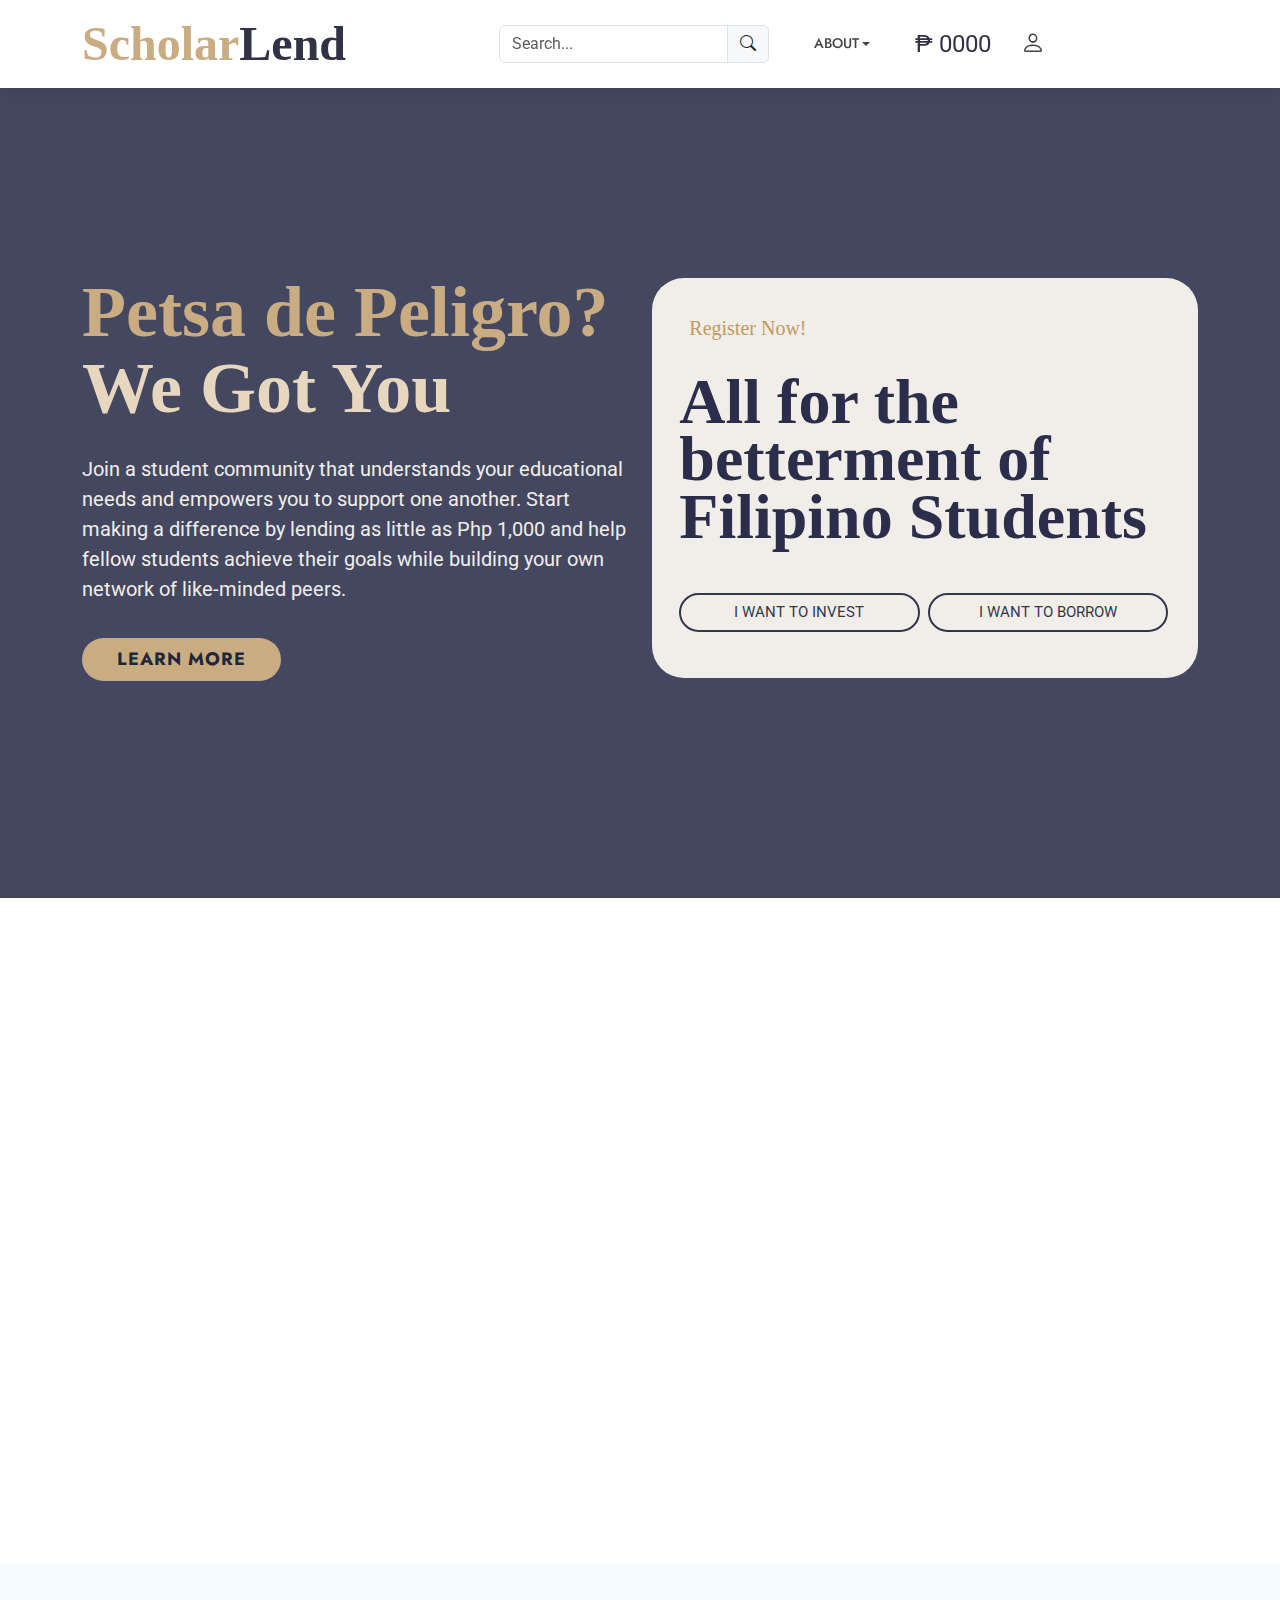
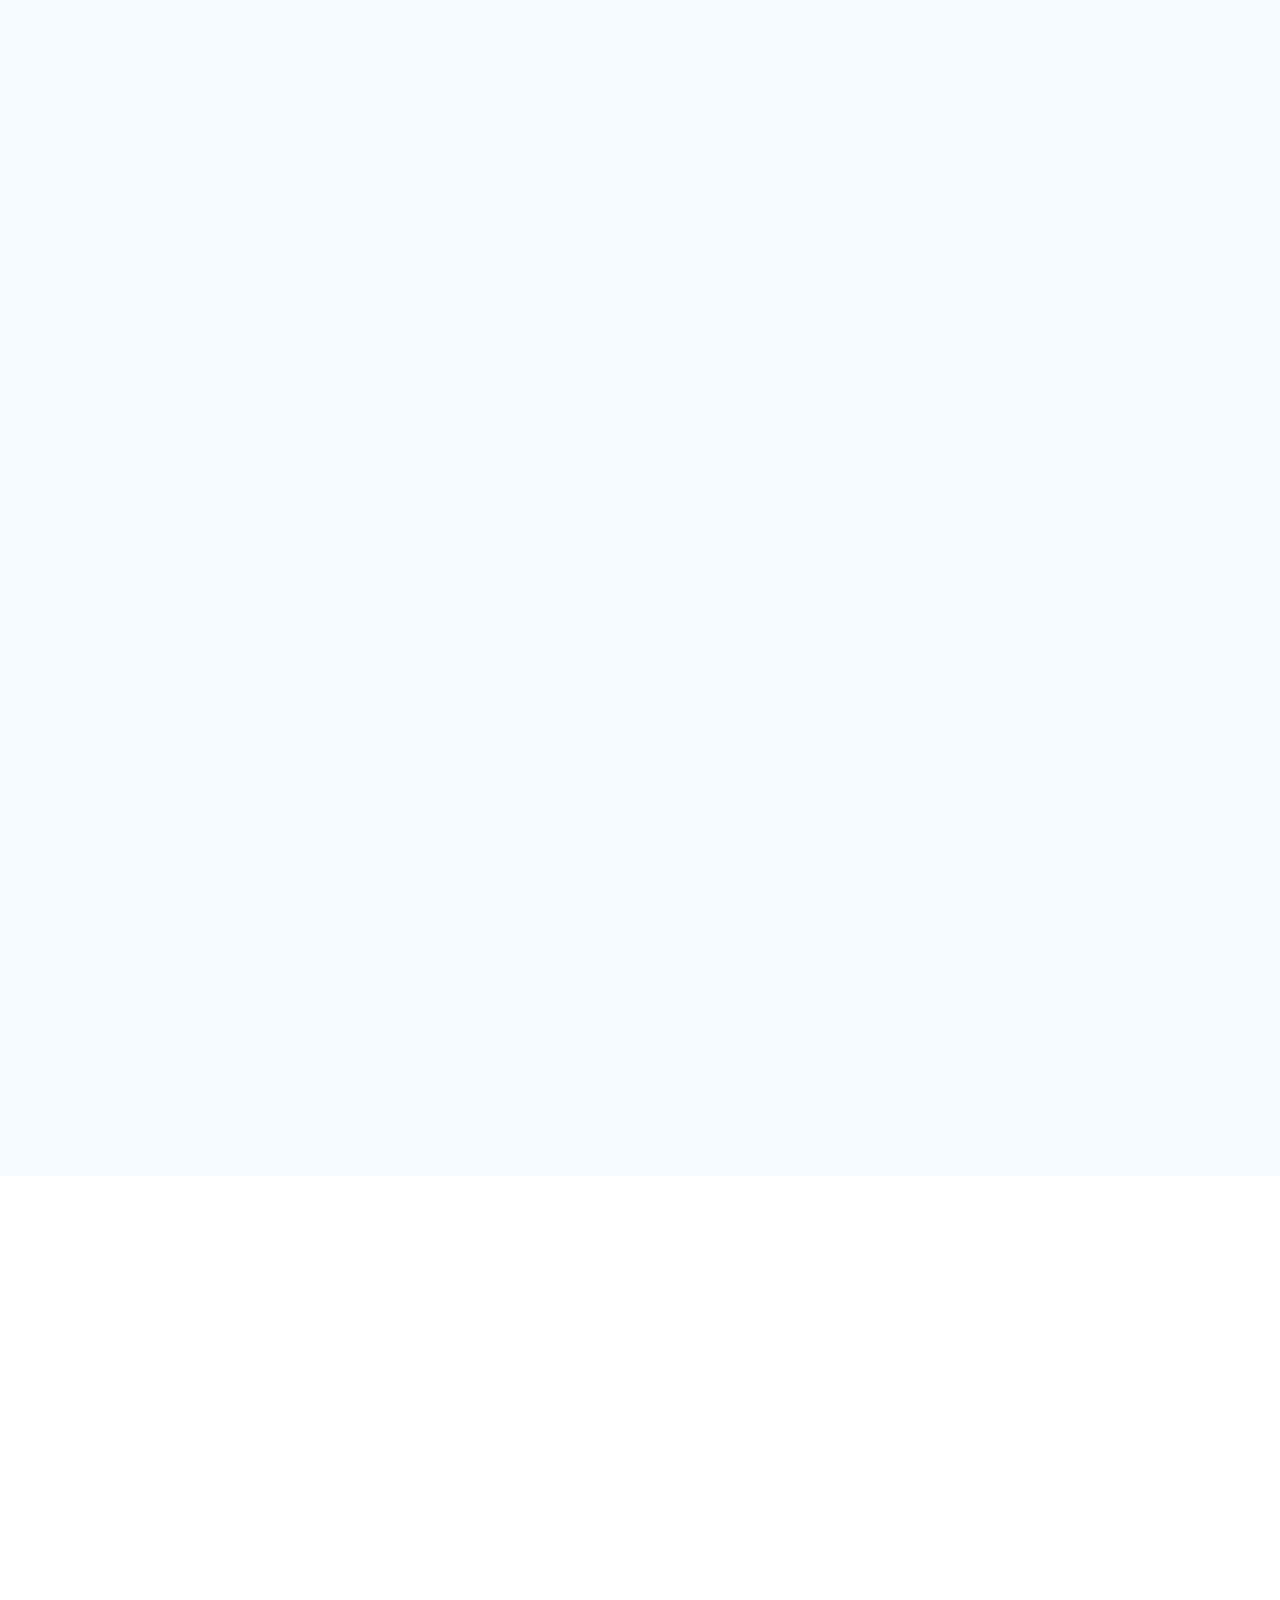
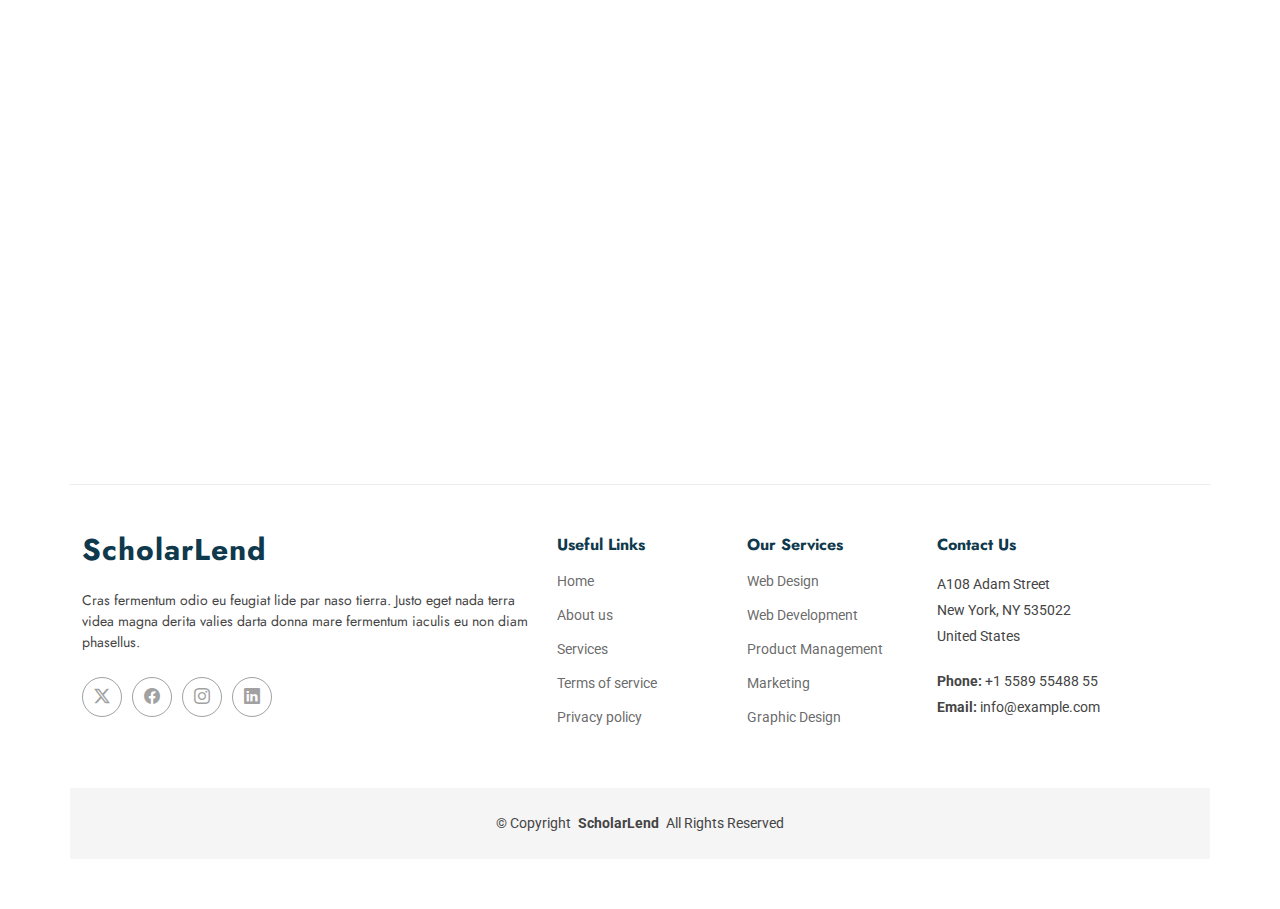
<file: index copy.html>
<!DOCTYPE html>
<html lang="en">

<head>
  <meta charset="utf-8">
  <meta content="width=device-width, initial-scale=1.0" name="viewport">
  <title>ScholarLend</title>
  <meta name="description" content="">
  <meta name="keywords" content="">

  <!-- Favicons -->
  <link href="assets/img/fslogo.png" rel="icon">
  <link href="assets/img/fslogo.png rel="apple-touch-icon">

  <!-- Fonts -->
  <link href="https://fonts.googleapis.com" rel="preconnect">
  <link href="https://fonts.gstatic.com" rel="preconnect" crossorigin>
  <link href="https://fonts.googleapis.com/css2?family=Roboto:ital,wght@0,100;0,300;0,400;0,500;0,700;0,900;1,100;1,300;1,400;1,500;1,700;1,900&family=Jost:ital,wght@0,100;0,200;0,300;0,400;0,500;0,600;0,700;0,800;0,900;1,100;1,200;1,300;1,400;1,500;1,600;1,700;1,800;1,900&display=swap" rel="stylesheet">

  <!-- Vendor CSS Files -->
  <link href="assets/vendor/bootstrap/css/bootstrap.min.css" rel="stylesheet">
  <link href="assets/vendor/bootstrap-icons/bootstrap-icons.css" rel="stylesheet">
  <link href="assets/vendor/aos/aos.css" rel="stylesheet">
  <link href="assets/vendor/glightbox/css/glightbox.min.css" rel="stylesheet">
  <link href="assets/vendor/swiper/swiper-bundle.min.css" rel="stylesheet">

  <!-- Main CSS File -->
  <link href="assets/css/main.css" rel="stylesheet">
<style>/* CSS */

  /* Customize the background color and border */
  .mobile-nav-toggle {
    background-color: #caac82; /* Custom color */
    border:none; /* Custom border color */
    border-radius: 8px; /* Rounded corners */
    padding: 10px 15px; /* Adjust padding */
    display: flex;
    align-items: center;
    justify-content: center;
    
  }
  
  /* Change the icon color */
  .mobile-nav-toggle i {
    color: #323246; /* Custom icon color */
    font-size: 1.5rem; /* Custom icon size */
  }
  
  /* Add hover and focus effects */
  .mobile-nav-toggle:hover,
  .mobile-nav-toggle:focus {
    background-color: #f5e3d1; /* Lighter background color on hover/focus */
    border-color: #ffffff; /* Lighter border color on hover/focus */
    border: none;
  }
  
  /* Optional: Add transition effect */
  .mobile-nav-toggle {
    transition: background-color 0.3s, border-color 0.3s;
  }
/* CSS */

/* Default styles for desktop view */
.navmenu {
  display: flex;
  justify-content: center;
  width: 100%;
}

/* Move the toggle button to the right */
.header .container-fluid {
  display: flex;
  justify-content: space-between;
  align-items: center;
}

#navbarContent {
  display: flex;
  justify-content: center;
}

#navbarContent ul {
  display: flex;
  align-items: center;
  padding: 0;
  margin: 0;
  list-style: none;
}

.nav-item {
  margin: 0 15px; /* Adjust spacing between items as needed */
}

/* Mobile styles */
@media (max-width: 991.98px) { /* Adjust the breakpoint if needed */
  #navbarContent {
    display: block;
  }

  #navbarContent ul {
    display: block;
    text-align: center; /* Center items in mobile view */
    padding: 0;
    margin: 0;
  }

  .nav-item {
    margin: 10px 0; /* Add vertical gap between items */
    line-height: 2rem; /* Adjust line height if needed */
  }

  .mobile-nav-toggle {
    position: absolute;
    top: 15px; /* Adjust top position if needed */
    right: 15px; /* Adjust right position if needed */
    z-index: 1000; /* Ensure it appears above other content */
  }
}


  
  </style>

</head>

<body class="index-page">
  
  <header id="header" class="header d-flex align-items-center sticky-top">
    <div class="container-fluid container-xl position-relative d-flex align-items-center justify-content-between">
      
      <a href="index.html" class="logo d-flex align-items-center">
        <h1 class="sitename" style="font-size: 3rem; font-weight: bold; text-decoration: none; font-family: 'Times New Roman', Times, serif; color: #caac82;">
          Scholar<span style="color: #323246;">Lend</span>
        </h1>
      </a>
  
      <nav id="navmenu" class="navmenu d-flex justify-content-center align-items-center">
        <div class="collapse d-xl-flex" id="navbarContent">
          <ul class="d-flex align-items-center flex-column flex-xl-row">
            <!-- Search Bar with Icon Inside -->
            <li class="nav-item d-flex align-items-center">
              <div class="input-group">
                <input type="text" class="form-control" placeholder="Search..." aria-label="Search">
                <span class="input-group-text"><i class="bi bi-search"></i></span>
              </div>
            </li>
  
            <!-- About Dropdown -->
            <li class="nav-item dropdown">
              <a class="nav-link dropdown-toggle" href="#" id="aboutDropdown" role="button" data-bs-toggle="dropdown" aria-expanded="false">
                About
              </a>
              <ul class="dropdown-menu" aria-labelledby="aboutDropdown">
                <li><a class="dropdown-item" href="#">Our Story</a></li>
                <li><a class="dropdown-item" href="#">Team</a></li>
                <li><a class="dropdown-item" href="#">Contact</a></li>
              </ul>
            </li>
  
            <!-- Balance Display -->
            <li class="nav-item d-flex align-items-center">
              <span style="font-size: 1.5rem; color: #323246;">₱ 0000</span>
            </li>
  
            <!-- Profile Icon -->
            <li class="nav-item d-flex align-items-center">
              <i class="bi bi-person" style="font-size: 1.5rem; cursor: pointer;"></i>
            </li>
          </ul>
        </div>
        <button class="mobile-nav-toggle d-xl-none" type="button" data-bs-toggle="collapse" data-bs-target="#navbarContent" aria-controls="navbarContent" aria-expanded="false" aria-label="Toggle navigation">
          <i class="bi bi-list"></i>
        </button>
      </nav>
  
    </div>
  </header>
  
  
  

  <main class="main">

<!-- Hero Section -->
<section id="hero" class="hero section light-background" style="background-color: #43475f; height: 90vh;">
  <div class="container">
      <div class="row gy-4">
          <div class="col-lg-6 order-2 order-lg-1 d-flex flex-column justify-content-center text-center text-md-start" data-aos="fade-up">
              <h2 style="font-family: 'Times New Roman', Times, serif; font-weight: bold; color: #caac82;">
                  Petsa de Peligro? 
                  <div style="font-family: 'Times New Roman', Times, serif; font-weight: bold; color: #e7d7be;">
                      We Got You
                  </div>
              </h2>
              <p style="color: #f1eee9; margin-top: 5%;">Join a student community that understands your educational needs and empowers you to support
                one another. Start making a difference by lending as little as Php 1,000 and help fellow students achieve their goals while building
                your own network of like-minded peers.
              </p>
              <div class="d-flex mt-4 justify-content-center justify-content-md-start">
                  <a href="login.html" class="cta-btn" style="border-radius: 30px; color: #23263b; background-color: #caac82; font-weight: bolder; font-size: large;">Learn More</a>
              </div>
          </div>
          <div class="col-lg-6 order-1 order-lg-2 hero-img d-flex justify-content-center align-items-center" data-aos="zoom-out" data-aos-delay="100">
              <div class="custom-box" style="background: #f1eee9; padding-left: 5%;">
                <p style="color: #c2995f; font-family: 'Times New Roman', Times, serif; text-align: left; font-weight: 400; margin-left: 10px;">Register Now!</p>
                  <h2 style="font-family: 'Times New Roman', Times, serif; font-weight: bold; color: #2a2e4b; text-align: left;">
                    All for the
                    betterment of
                    Filipino Students
                </h2>
                  
            
                  <div class="d-flex justify-content-center align-items-center gap-2" style="margin-top: 18px;">
                      <button type="button" class="btn btn-outline-light btn-rounded custom-btn" data-mdb-ripple-init data-mdb-ripple-color="dark" style="border-width: 2px;">I WANT TO INVEST</button>
                      <button type="button" class="btn btn-outline-light btn-rounded custom-btn" data-mdb-ripple-init data-mdb-ripple-color="dark" style="border-width: 2px;">I WANT TO BORROW</button>
                  </div>
              </div>
          </div>
      </div>
  </div>
</section><!-- /Hero Section -->

    <!-- About Section -->
    <section id="about" class="about section">

      <div class="container">

        <div class="row gy-4">

          <div class="col-lg-6 position-relative" data-aos="fade-up" data-aos-delay="100">
            <img src="assets/img/about.jpg" class="img-fluid" alt="">
            <a href="https://www.youtube.com/watch?v=Y7f98aduVJ8" class="glightbox pulsating-play-btn"></a>
          </div>

          <div class="col-lg-6 ps-lg-4 content d-flex flex-column justify-content-center" data-aos="fade-up" data-aos-delay="200">
            <h3>About Us</h3>
            <p>
              Dolor iure expedita id fuga asperiores qui sunt consequatur minima. Quidem voluptas deleniti. Sit quia molestiae quia quas qui magnam itaque veritatis dolores. Corrupti totam ut eius incidunt reiciendis veritatis asperiores placeat.
            </p>
            <ul>
              <li>
                <i class="bi bi-diagram-3"></i>
                <div>
                  <h5>Ullamco laboris nisi ut aliquip consequat</h5>
                  <p>Magni facilis facilis repellendus cum excepturi quaerat praesentium libre trade</p>
                </div>
              </li>
              <li>
                <i class="bi bi-fullscreen-exit"></i>
                <div>
                  <h5>Magnam soluta odio exercitationem reprehenderi</h5>
                  <p>Quo totam dolorum at pariatur aut distinctio dolorum laudantium illo direna pasata redi</p>
                </div>
              </li>
              <li>
                <i class="bi bi-broadcast"></i>
                <div>
                  <h5>Voluptatem et qui exercitationem</h5>
                  <p>Et velit et eos maiores est tempora et quos dolorem autem tempora incidunt maxime veniam</p>
                </div>
              </li>
            </ul>
          </div>

        </div>

      </div>

    </section><!-- /About Section -->

    <!-- Stats Section -->
    <section id="stats" class="stats section light-background">

      <img src="assets/img/stats-bg.jpg" alt="" data-aos="fade-in">

      <div class="container position-relative" data-aos="fade-up" data-aos-delay="100">

        <div class="row gy-4">

          <div class="col-lg-3 col-md-6">
            <div class="stats-item text-center w-100 h-100">
              <span data-purecounter-start="0" data-purecounter-end="232" data-purecounter-duration="1" class="purecounter"></span>
              <p>Clients</p>
            </div>
          </div><!-- End Stats Item -->

          <div class="col-lg-3 col-md-6">
            <div class="stats-item text-center w-100 h-100">
              <span data-purecounter-start="0" data-purecounter-end="521" data-purecounter-duration="1" class="purecounter"></span>
              <p>Projects</p>
            </div>
          </div><!-- End Stats Item -->

          <div class="col-lg-3 col-md-6">
            <div class="stats-item text-center w-100 h-100">
              <span data-purecounter-start="0" data-purecounter-end="1453" data-purecounter-duration="1" class="purecounter"></span>
              <p>Hours Of Support</p>
            </div>
          </div><!-- End Stats Item -->

          <div class="col-lg-3 col-md-6">
            <div class="stats-item text-center w-100 h-100">
              <span data-purecounter-start="0" data-purecounter-end="32" data-purecounter-duration="1" class="purecounter"></span>
              <p>Workers</p>
            </div>
          </div><!-- End Stats Item -->

        </div>

      </div>

    </section><!-- /Stats Section -->

   

    <!-- Services Section -->
    <section id="services" class="services section light-background">

      <!-- Section Title -->
      <div class="container section-title" data-aos="fade-up">
        <h2>Services</h2>
        <p>Necessitatibus eius consequatur ex aliquid fuga eum quidem sint consectetur velit</p>
      </div><!-- End Section Title -->

      <div class="container">

        <div class="row gy-4">

          <div class="col-lg-4 col-md-6" data-aos="fade-up" data-aos-delay="100">
            <div class="service-item  position-relative">
              <div class="icon">
                <i class="bi bi-cash-stack" style="color: #0dcaf0;"></i>
              </div>
              <a href="service-details.html" class="stretched-link">
                <h3>Nesciunt Mete</h3>
              </a>
              <p>Provident nihil minus qui consequatur non omnis maiores. Eos accusantium minus dolores iure perferendis tempore et consequatur.</p>
            </div>
          </div><!-- End Service Item -->

          <div class="col-lg-4 col-md-6" data-aos="fade-up" data-aos-delay="200">
            <div class="service-item position-relative">
              <div class="icon">
                <i class="bi bi-calendar4-week" style="color: #fd7e14;"></i>
              </div>
              <a href="service-details.html" class="stretched-link">
                <h3>Eosle Commodi</h3>
              </a>
              <p>Ut autem aut autem non a. Sint sint sit facilis nam iusto sint. Libero corrupti neque eum hic non ut nesciunt dolorem.</p>
            </div>
          </div><!-- End Service Item -->

          <div class="col-lg-4 col-md-6" data-aos="fade-up" data-aos-delay="300">
            <div class="service-item position-relative">
              <div class="icon">
                <i class="bi bi-chat-text" style="color: #20c997;"></i>
              </div>
              <a href="service-details.html" class="stretched-link">
                <h3>Ledo Markt</h3>
              </a>
              <p>Ut excepturi voluptatem nisi sed. Quidem fuga consequatur. Minus ea aut. Vel qui id voluptas adipisci eos earum corrupti.</p>
            </div>
          </div><!-- End Service Item -->

          <div class="col-lg-4 col-md-6" data-aos="fade-up" data-aos-delay="400">
            <div class="service-item position-relative">
              <div class="icon">
                <i class="bi bi-credit-card-2-front" style="color: #df1529;"></i>
              </div>
              <a href="service-details.html" class="stretched-link">
                <h3>Asperiores Commodit</h3>
              </a>
              <p>Non et temporibus minus omnis sed dolor esse consequatur. Cupiditate sed error ea fuga sit provident adipisci neque.</p>
              <a href="service-details.html" class="stretched-link"></a>
            </div>
          </div><!-- End Service Item -->

          <div class="col-lg-4 col-md-6" data-aos="fade-up" data-aos-delay="500">
            <div class="service-item position-relative">
              <div class="icon">
                <i class="bi bi-globe" style="color: #6610f2;"></i>
              </div>
              <a href="service-details.html" class="stretched-link">
                <h3>Velit Doloremque</h3>
              </a>
              <p>Cumque et suscipit saepe. Est maiores autem enim facilis ut aut ipsam corporis aut. Sed animi at autem alias eius labore.</p>
              <a href="service-details.html" class="stretched-link"></a>
            </div>
          </div><!-- End Service Item -->

          <div class="col-lg-4 col-md-6" data-aos="fade-up" data-aos-delay="600">
            <div class="service-item position-relative">
              <div class="icon">
                <i class="bi bi-clock" style="color: #f3268c;"></i>
              </div>
              <a href="service-details.html" class="stretched-link">
                <h3>Dolori Architecto</h3>
              </a>
              <p>Hic molestias ea quibusdam eos. Fugiat enim doloremque aut neque non et debitis iure. Corrupti recusandae ducimus enim.</p>
              <a href="service-details.html" class="stretched-link"></a>
            </div>
          </div><!-- End Service Item -->

        </div>

      </div>

    </section><!-- /Services Section -->

  



      </div>

    </section><!-- /Portfolio Section -->



    <!-- Contact Section -->
    <section id="contact" class="contact section">

      <!-- Section Title -->
      <div class="container section-title" data-aos="fade-up">
        <h2>Contact</h2>
        <p>Necessitatibus eius consequatur ex aliquid fuga eum quidem sint consectetur velit</p>
      </div><!-- End Section Title -->

      <div class="container" data-aos="fade-up" data-aos-delay="100">

        <div class="mb-4" data-aos="fade-up" data-aos-delay="200">
          <iframe style="border:0; width: 100%; height: 270px;" src="https://www.google.com/maps/embed?pb=!1m14!1m8!1m3!1d48389.78314118045!2d-74.006138!3d40.710059!3m2!1i1024!2i768!4f13.1!3m3!1m2!1s0x89c25a22a3bda30d%3A0xb89d1fe6bc499443!2sDowntown%20Conference%20Center!5e0!3m2!1sen!2sus!4v1676961268712!5m2!1sen!2sus" frameborder="0" allowfullscreen="" loading="lazy" referrerpolicy="no-referrer-when-downgrade"></iframe>
        </div><!-- End Google Maps -->

        <div class="row gy-4">

          <div class="col-lg-4">
            <div class="info-item d-flex" data-aos="fade-up" data-aos-delay="300">
              <i class="bi bi-geo-alt flex-shrink-0"></i>
              <div>
                <h3>Address</h3>
                <p>A108 Adam Street, New York, NY 535022</p>
              </div>
            </div><!-- End Info Item -->

            <div class="info-item d-flex" data-aos="fade-up" data-aos-delay="400">
              <i class="bi bi-telephone flex-shrink-0"></i>
              <div>
                <h3>Call Us</h3>
                <p>+1 5589 55488 55</p>
              </div>
            </div><!-- End Info Item -->

            <div class="info-item d-flex" data-aos="fade-up" data-aos-delay="500">
              <i class="bi bi-envelope flex-shrink-0"></i>
              <div>
                <h3>Email Us</h3>
                <p>info@example.com</p>
              </div>
            </div><!-- End Info Item -->

          </div>

          <div class="col-lg-8">
            <form action="forms/contact.php" method="post" class="php-email-form" data-aos="fade-up" data-aos-delay="200">
              <div class="row gy-4">

                <div class="col-md-6">
                  <input type="text" name="name" class="form-control" placeholder="Your Name" required="">
                </div>

                <div class="col-md-6 ">
                  <input type="email" class="form-control" name="email" placeholder="Your Email" required="">
                </div>

                <div class="col-md-12">
                  <input type="text" class="form-control" name="subject" placeholder="Subject" required="">
                </div>

                <div class="col-md-12">
                  <textarea class="form-control" name="message" rows="6" placeholder="Message" required=""></textarea>
                </div>

                <div class="col-md-12 text-center">
                  <div class="loading">Loading</div>
                  <div class="error-message"></div>
                  <div class="sent-message">Your message has been sent. Thank you!</div>

                  <button type="submit">Send Message</button>
                </div>

              </div>
            </form>
          </div><!-- End Contact Form -->

        </div>

      </div>

    </section><!-- /Contact Section -->

  </main>

  <footer id="footer" class="footer">

    <div class="container footer-top">
      <div class="row gy-4">
        <div class="col-lg-5 col-md-12 footer-about">
          <a href="index.html" class="logo d-flex align-items-center">
            <span class="sitename">ScholarLend</span>
          </a>
          <p>Cras fermentum odio eu feugiat lide par naso tierra. Justo eget nada terra videa magna derita valies darta donna mare fermentum iaculis eu non diam phasellus.</p>
          <div class="social-links d-flex mt-4">
            <a href=""><i class="bi bi-twitter-x"></i></a>
            <a href=""><i class="bi bi-facebook"></i></a>
            <a href=""><i class="bi bi-instagram"></i></a>
            <a href=""><i class="bi bi-linkedin"></i></a>
          </div>
        </div>

        <div class="col-lg-2 col-6 footer-links">
          <h4>Useful Links</h4>
          <ul>
            <li><a href="#">Home</a></li>
            <li><a href="#">About us</a></li>
            <li><a href="#">Services</a></li>
            <li><a href="#">Terms of service</a></li>
            <li><a href="#">Privacy policy</a></li>
          </ul>
        </div>

        <div class="col-lg-2 col-6 footer-links">
          <h4>Our Services</h4>
          <ul>
            <li><a href="#">Web Design</a></li>
            <li><a href="#">Web Development</a></li>
            <li><a href="#">Product Management</a></li>
            <li><a href="#">Marketing</a></li>
            <li><a href="#">Graphic Design</a></li>
          </ul>
        </div>

        <div class="col-lg-3 col-md-12 footer-contact text-center text-md-start">
          <h4>Contact Us</h4>
          <p>A108 Adam Street</p>
          <p>New York, NY 535022</p>
          <p>United States</p>
          <p class="mt-4"><strong>Phone:</strong> <span>+1 5589 55488 55</span></p>
          <p><strong>Email:</strong> <span>info@example.com</span></p>
        </div>

      </div>
    </div>

    <div class="container copyright text-center mt-4">
      <p>© <span>Copyright</span> <strong class="px-1 sitename">ScholarLend</strong> <span>All Rights Reserved</span></p>
     
    </div>

  </footer>

  <!-- Scroll Top -->
  <a href="#" id="scroll-top" class="scroll-top d-flex align-items-center justify-content-center"><i class="bi bi-arrow-up-short"></i></a>

  <!-- Preloader -->
  <div id="preloader"></div>

  <!-- Vendor JS Files -->
  <script src="assets/vendor/bootstrap/js/bootstrap.bundle.min.js"></script>
  <script src="assets/vendor/php-email-form/validate.js"></script>
  <script src="assets/vendor/aos/aos.js"></script>
  <script src="assets/vendor/glightbox/js/glightbox.min.js"></script>
  <script src="assets/vendor/purecounter/purecounter_vanilla.js"></script>
  <script src="assets/vendor/imagesloaded/imagesloaded.pkgd.min.js"></script>
  <script src="assets/vendor/isotope-layout/isotope.pkgd.min.js"></script>
  <script src="assets/vendor/swiper/swiper-bundle.min.js"></script>

  <!-- Main JS File -->
  <script src="assets/js/main.js"></script>

</body>

</html>
</file>
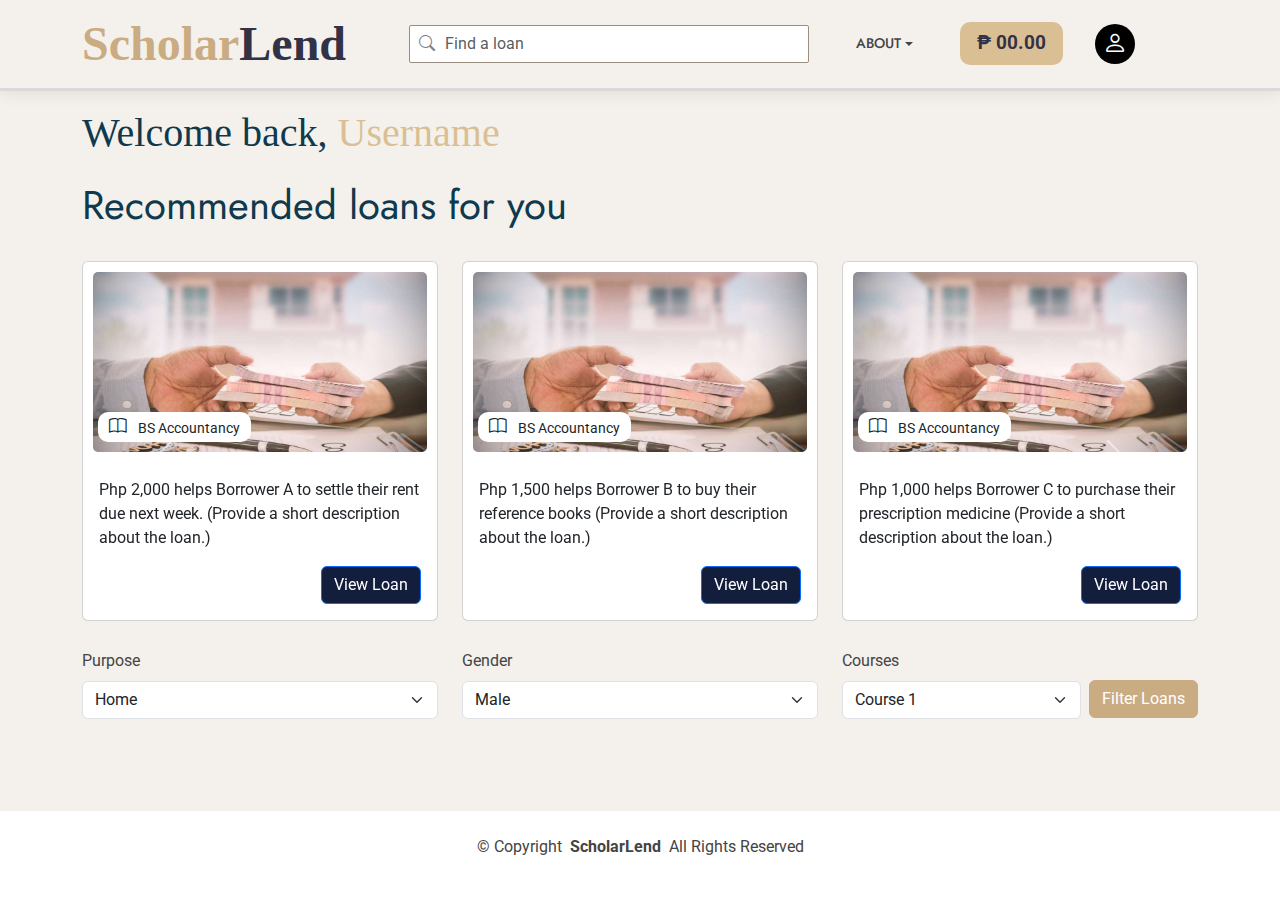
<file: lenderdashboard.html>
<!DOCTYPE html>
<html lang="en">

<head>
  <meta charset="utf-8">
  <meta content="width=device-width, initial-scale=1.0" name="viewport">
  <title>ScholarLend</title>
  <meta name="description" content="">
  <meta name="keywords" content="">

  <!-- Favicons -->
  <link href="assets/img/fslogo.png" rel="icon">
  <link href="assets/img/fslogo.png" rel="apple-touch-icon">

  <!-- Fonts -->
  <link href="https://fonts.googleapis.com" rel="preconnect">
  <link href="https://fonts.gstatic.com" rel="preconnect" crossorigin>
  <link href="https://fonts.googleapis.com/css2?family=Roboto:ital,wght@0,100;0,300;0,400;0,500;0,700;0,900;1,100;1,300;1,400;1,500;1,700;1,900&family=Jost:ital,wght@0,100;0,200;0,300;0,400;0,500;0,600;0,700;0,800;0,900;1,100;1,200;1,300;1,400;1,500;1,600;1,700;1,800;1,900&display=swap" rel="stylesheet">

  <!-- Vendor CSS Files -->
  <link href="assets/vendor/bootstrap/css/bootstrap.min.css" rel="stylesheet">
  <link href="assets/vendor/bootstrap-icons/bootstrap-icons.css" rel="stylesheet">
  <link href="assets/vendor/aos/aos.css" rel="stylesheet">
  <link href="assets/vendor/glightbox/css/glightbox.min.css" rel="stylesheet">
  <link href="assets/vendor/swiper/swiper-bundle.min.css" rel="stylesheet">

  <!-- Main CSS File -->
  <link href="assets/css/main.css" rel="stylesheet">


  <style>/* CSS */

    /* Customize the background color and border */
    .mobile-nav-toggle {
      background-color: #e5d8c7; /* Custom color */
      border:none; /* Custom border color */
      border-radius: 8px; /* Rounded corners */
      padding: 10px 15px; /* Adjust padding */
      display: flex;
      align-items: center;
      justify-content: center;
      
    }
    
    /* Change the icon color */
    .mobile-nav-toggle i {
      color: #323246; /* Custom icon color */
      font-size: 1.5rem; /* Custom icon size */
    }
    
    /* Add hover and focus effects */
    .mobile-nav-toggle:hover,
    .mobile-nav-toggle:focus {
      background-color:#e5d8c7; /* Lighter background color on hover/focus */
      border-color: #e5d8c7; /* Lighter border color on hover/focus */
      border: none;
    }
    
    /* Optional: Add transition effect */
    .mobile-nav-toggle {
      transition: background-color 0.3s, border-color 0.3s;
    }
  /* CSS */
  
  /* Default styles for desktop view */
  .navmenu {
    display: flex;
    justify-content: center;
    width: 100%;
  }

  .input-group {
    width: 100%;
  }

  /* Ensure the search bar resizes */
  @media (max-width: 576px) {
    .input-group {
      max-width: 100%;
    }
  }

  /* Mobile styles */
  @media (max-width: 991.98px) {
    #navbarContent {
      display: block;
    }

    #navbarContent ul {
      display: block;
      text-align: center;
      padding: 0;
      margin: 0;
    }

    .nav-item {
      margin: 10px 0;
    }

    .mobile-nav-toggle {
      position: absolute;
      top: 15px;
      right: 15px;
      z-index: 1000;
    }
  }
  
  .dropdown-container {
    margin-top: -20px; /* Adjust this value to move the dropdown section closer to the carousel */
  }
    

  .image-container {
  position: relative;
}

.overlay {
  position: absolute;
  bottom: 20px; /* Adjust position as needed */
  left: 15px;
  background-color: white;
  padding: 1.5px 11px;
  border-radius: 10px;
  display: flex;
  align-items: center;
}

.overlay p {
  margin: 0;
  font-size: 14px;
}

.overlay i {
  margin-right: 8px;
  font-size: 18px;
}

.btn-custom {
  background-color: #131E3D;
  color: white;
}

    </style>
</head>

<body class="starter-page-page">

  <header id="header" class="header d-flex align-items-center sticky-top" style="background-color: #f4f1ec; border-bottom: 3px solid #d9d9d9;">
    <div class="container-fluid container-xl position-relative d-flex align-items-center justify-content-between">
      
      <a href="index.html" class="logo d-flex align-items-center">
        <h1 class="sitename" style="font-size: 3rem; font-weight: bold; text-decoration: none; font-family: 'Times New Roman', Times, serif; color: #caac82;">
          Scholar<span style="color: #323246;">Lend</span>
        </h1>
      </a>
  
      <nav id="navmenu" class="navmenu d-flex justify-content-center align-items-center">
        <div class="collapse d-xl-flex" id="navbarContent">
          <ul class="d-flex align-items-center flex-column flex-xl-row">
            <!-- Search Bar with Icon Inside -->
            <li class="nav-item d-flex align-items-center mx-3">
              <div class="input-group">
                
                <div class="position-relative">
                  <i class="bi bi-search position-absolute" style="top: 50%; left: 10px; transform: translateY(-50%); color: gray;"></i>
                  <input type="text" class="form-control pl-4" placeholder="Find a loan" aria-label="Search" style="padding-left: 35px; width: 400px; border-radius: 2px; border-color: #998e7f;">
                </div>
                
              </div>
              
            </li>
      
            <!-- About Dropdown -->
            <li class="nav-item dropdown mx-3">
              <a class="nav-link dropdown-toggle" href="#" id="aboutDropdown" role="button" data-bs-toggle="dropdown" aria-expanded="false">
                About
              </a>
              <ul class="dropdown-menu" aria-labelledby="aboutDropdown">
                <li><a class="dropdown-item" href="#">Our Story</a></li>
                <li><a class="dropdown-item" href="#">Team</a></li>
                <li><a class="dropdown-item" href="#">Contact</a></li>
              </ul>
            </li>
      
            <!-- Balance Display -->
            <li class="nav-item d-flex align-items-center mx-3">
              <span style="font-size: 1.2rem; color: #323246; background-color: #dbbf94; border-radius: 10px; padding: 7px 17px; text-align: center; font-weight: bold;">
                ₱ 00.00
              </span>
            </li>
            
      
            <li class="nav-item d-flex align-items-center mx-3">
              <div style="background-color: black; border-radius: 50%; width: 40px; height: 40px; display: flex; justify-content: center; align-items: center; cursor: pointer;">
                <i class="bi bi-person" style="font-size: 1.5rem; color: white;"></i>
              </div>
            </li>
            
            
          </ul>
        </div>
        <button class="mobile-nav-toggle d-xl-none" type="button" data-bs-toggle="collapse" data-bs-target="#navbarContent" aria-controls="navbarContent" aria-expanded="false" aria-label="Toggle navigation">
          <i class="bi bi-list"></i>
        </button>
      </nav>
      
  
    </div>
  </header>

  <main class="main" style="margin-top: -90px; background-color: #f4f1ec;">

    <section class="container mt-5" style="background-color: #f4f1ec;" >
      <div class="row">
        <div class="col-12 text-center">
          <h1 style="text-align: left; font-family:'Times New Roman', Times, serif;">Welcome back, <span style="color: #dbbf94;">Username</span></h1>
          <h1 class="mt-4" style="text-align: left; font-weight:400;">Recommended loans for you</h1>
        </div>
      </div>
  
      <div id="loanCarousel" class="carousel slide mt-4" data-bs-ride="carousel">
        <div class="carousel-inner">
          <!-- First Slide (active) -->
          <div class="carousel-item active">
            <div class="row">
              <!-- First Card -->
              <div class="col-12 col-md-4 mb-4">
                <div class="card h-100">
                  <div class="image-container">
                    <img src="assets/img/hero-bg.jpg" class="card-img-top" alt="Loan 1">
                    <div class="overlay">
                      <p><i class="bi bi-book"></i> BS Accountancy</p>
                    </div>
                  </div>
                  <div class="card-body d-flex flex-column">
     
                    <p class="card-text">Php 2,000 helps Borrower A to settle their rent due next week. (Provide a short description about the loan.)</p>
                    <div class="mt-auto text-end">
                      <a href="#" class="btn btn-primary" style="background-color: #131E3D;">View Loan</a>
                    </div>
                  </div>
                </div>
              </div>
              <!-- Second Card -->
              <div class="col-12 col-md-4 mb-4">
                <div class="card h-100">
                  <div class="image-container">
                    <img src="assets/img/hero-bg.jpg" class="card-img-top" alt="Loan 2">
                    <div class="overlay">
                      <p><i class="bi bi-book"></i> BS Accountancy</p>
                    </div>
                  </div>
                  <div class="card-body d-flex flex-column">
              
                    <p class="card-text">Php 1,500 helps Borrower B to buy their reference books (Provide a short description about the loan.)</p>
                    <div class="mt-auto text-end">
                      <a href="#" class="btn btn-primary" style="background-color: #131E3D;">View Loan</a>
                    </div>
                  </div>
                </div>
              </div>
              <!-- Third Card -->
              <div class="col-12 col-md-4 mb-4">
                <div class="card h-100">
                  <div class="image-container">
                    <img src="assets/img/hero-bg.jpg" class="card-img-top" alt="Loan 3">
                    <div class="overlay">
                      <p><i class="bi bi-book"></i> BS Accountancy</p>
                    </div>
                  </div>
                  <div class="card-body d-flex flex-column">
                    
                    <p class="card-text">Php 1,000 helps Borrower C to purchase their prescription medicine (Provide a short description about the loan.)</p>
                    <div class="mt-auto text-end">
                      <a href="#" class="btn btn-primary" style="background-color: #131E3D;">View Loan</a>
                    </div>
                  </div>
                </div>
              </div>
            </div>
          </div>
      
          <!-- Second Slide -->
          <div class="carousel-item">
            <div class="row">
              <!-- Fourth Card -->
              <div class="col-12 col-md-4 mb-4">
                <div class="card h-100">
                  <div class="image-container">
                    <img src="assets/img/hero-bg.jpg" class="card-img-top" alt="Loan 4">
                    <div class="overlay">
                      <p><i class="bi bi-book"></i> BS Accountancy</p>
                    </div>
                  </div>
                  <div class="card-body d-flex flex-column">
                 
                    <p class="card-text">Details about loan option 4.</p>
                    <div class="mt-auto text-end">
                      <a href="#" class="btn btn-primary" style="background-color: #131E3D;">View Loan</a>
                    </div>
                  </div>
                </div>
              </div>
              <!-- Fifth Card -->
              <div class="col-12 col-md-4 mb-4">
                <div class="card h-100">
                  <div class="image-container">
                    <img src="assets/img/hero-bg.jpg" class="card-img-top" alt="Loan 5">
                    <div class="overlay">
                      <p><i class="bi bi-book"></i> BS Accountancy</p>
                    </div>
                  </div>
                  <div class="card-body d-flex flex-column">
             
                    <p class="card-text">Details about loan option 5.</p>
                    <div class="mt-auto text-end">
                      <a href="#" class="btn btn-primary" style="background-color: #131E3D;">View Loan</a>
                    </div>
                  </div>
                </div>
              </div>
              <!-- Sixth Card -->
              <div class="col-12 col-md-4 mb-4">
                <div class="card h-100">
                  <div class="image-container">
                    <img src="assets/img/hero-bg.jpg" class="card-img-top" alt="Loan 6">
                    <div class="overlay">
                      <p><i class="bi bi-book"></i> BS Accountancy</p>
                    </div>  
                  </div>
                  <div class="card-body d-flex flex-column">
                 
                    <p class="card-text">Details about loan option 6.</p>
                    <div class="mt-auto text-end">
                      <a href="#" class="btn btn-primary" style="background-color: #131E3D;">View Loan</a>
                    </div>
                  </div>
                </div>
              </div>
            </div>
          </div>
        </div>
      
        <!-- Carousel controls -->
        <button class="carousel-control-prev" type="button" data-bs-target="#loanCarousel" data-bs-slide="prev">
          <span class="carousel-control-prev-icon" aria-hidden="true"></span>
          <span class="visually-hidden">Previous</span>
        </button>
        <button class="carousel-control-next" type="button" data-bs-target="#loanCarousel" data-bs-slide="next">
          <span class="carousel-control-next-icon" aria-hidden="true"></span>
          <span class="visually-hidden">Next</span>
        </button>
      </div>
      
      
      
  
      <div class="mt-1">
        <div class="row">
          <div class="col-12 col-md-4 mb-3">
            <div class="mb-3">
              <label for="purpose" class="form-label">Purpose</label>
              <select id="purpose" class="form-select">
                <option value="home">Home</option>
                <option value="education">Education</option>
                <option value="business">Business</option>
              </select>
            </div>
          </div>
          <div class="col-12 col-md-4 mb-3">
            <div class="mb-3">
              <label for="gender" class="form-label">Gender</label>
              <select id="gender" class="form-select">
                <option value="male">Male</option>
                <option value="female">Female</option>
                <option value="other">Other</option>
              </select>
            </div>
          </div>
          <div class="col-12 col-md-4 mb-3">
            <div class="d-flex align-items-center">
              <div class="flex-grow-1 me-2">
                <label for="courses" class="form-label">Courses</label>
                <select id="courses" class="form-select">
                  <option value="course1">Course 1</option>
                  <option value="course2">Course 2</option>
                  <option value="course3">Course 3</option>
                </select>
              </div>
              <button type="button" class="btn btn-primary" style="margin-top: 30px; background-color: #caac82; border-color: #caac82;">Filter Loans</button>
            </div>
          </div>
        </div>
      </div>
      


    </section>


  </main>
  
  
  


  <div class="container copyright text-center mt-4">
    <p>© <span>Copyright</span> <strong class="px-1 sitename">ScholarLend</strong> <span>All Rights Reserved</span></p>
   
  </div>
  


  <!-- Vendor JS Files -->
  <script src="assets/vendor/bootstrap/js/bootstrap.bundle.min.js"></script>
  <script src="assets/vendor/php-email-form/validate.js"></script>
  <script src="assets/vendor/aos/aos.js"></script>
  <script src="assets/vendor/glightbox/js/glightbox.min.js"></script>
  <script src="assets/vendor/purecounter/purecounter_vanilla.js"></script>
  <script src="assets/vendor/imagesloaded/imagesloaded.pkgd.min.js"></script>
  <script src="assets/vendor/isotope-layout/isotope.pkgd.min.js"></script>
  <script src="assets/vendor/swiper/swiper-bundle.min.js"></script>

  <!-- Main JS File -->
  <script src="assets/js/main.js"></script>

</body>

</html>
</file>
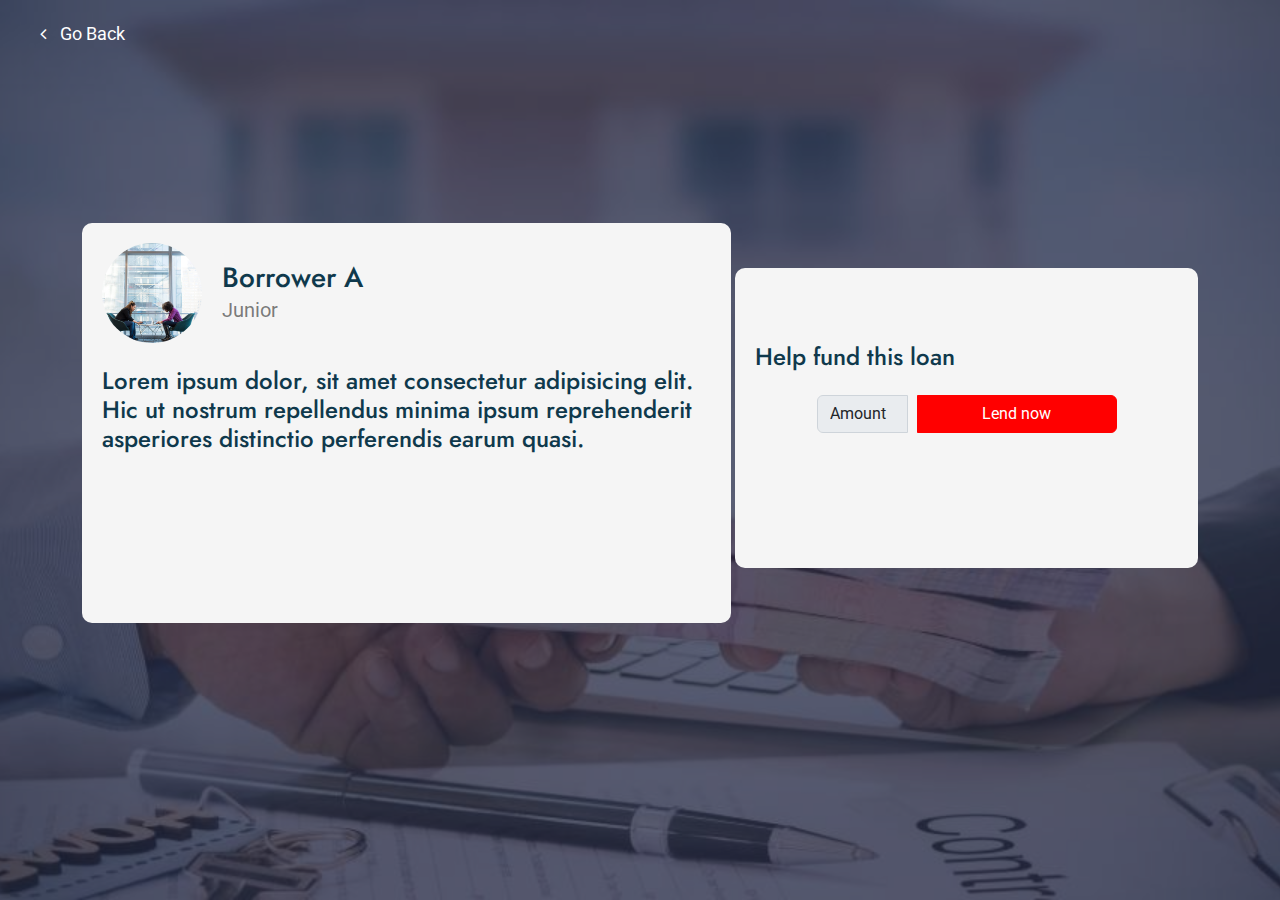
<file: lenderviewloan.html>
<!DOCTYPE html>
<html lang="en">

<head>
  <meta charset="utf-8">
  <meta content="width=device-width, initial-scale=1.0" name="viewport">
  <title>Starter Page - Butterfly Bootstrap Template</title>
  <meta name="description" content="">
  <meta name="keywords" content="">

  <!-- Favicons -->
  <link href="assets/img/favicon.png" rel="icon">
  <link href="assets/img/apple-touch-icon.png" rel="apple-touch-icon">

  <!-- Fonts -->
  <link href="https://fonts.googleapis.com" rel="preconnect">
  <link href="https://fonts.gstatic.com" rel="preconnect" crossorigin>
  <link href="https://fonts.googleapis.com/css2?family=Roboto:ital,wght@0,100;0,300;0,400;0,500;0,700;0,900;1,100;1,300;1,400;1,500;1,700;1,900&family=Jost:ital,wght@0,100;0,200;0,300;0,400;0,500;0,600;0,700;0,800;0,900;1,100;1,200;1,300;1,400;1,500;1,600;1,700;1,800;1,900&display=swap" rel="stylesheet">

  <!-- Vendor CSS Files -->
  <link href="assets/vendor/bootstrap/css/bootstrap.min.css" rel="stylesheet">
  <link href="assets/vendor/bootstrap-icons/bootstrap-icons.css" rel="stylesheet">
  <link href="assets/vendor/aos/aos.css" rel="stylesheet">
  <link href="assets/vendor/glightbox/css/glightbox.min.css" rel="stylesheet">
  <link href="assets/vendor/swiper/swiper-bundle.min.css" rel="stylesheet">
  <link rel="stylesheet" href="https://cdnjs.cloudflare.com/ajax/libs/font-awesome/4.7.0/css/font-awesome.min.css">


  <!-- Main CSS File -->
  <link href="assets/css/main.css" rel="stylesheet">

</head>

<body class="starter-page-page">

  <main class="main">

    <section id="hero" class="hero section light-background" style="position: relative; background-image: url('assets/img/hero-bg.jpg'); background-size: cover; background-position: center; background-repeat: no-repeat; min-height: 100vh;">
      <!-- Overlay with z-index to be behind content -->
      <div class="overlay" style="position: absolute; top: 0; left: 0; width: 100%; height: 100%; background-color: rgba(19, 30, 61, 0.7); z-index: 1;">
          <a href="javascript:history.back()" class="go-back-btn" style="position: relative; z-index: 3; padding: 10px 20px; display: inline-block;">
              <i class="fa fa-angle-left" aria-hidden="true" style="margin-right: 10px;"></i> Go Back
          </a>
      </div>
  
      <!-- Content section with z-index higher than overlay -->
      <div class="container" style="position: relative; z-index: 2;">
          <div class="row g-1">
              <!-- First box, custom height and responsive width -->
              <div class="col-lg-7 col-md-6 col-sm-12 mb-4 first-box">
                  <div class="customs-box" style="background-color: #f5f5f5; padding: 20px; border-radius: 10px; height: 100%; min-height: 400px;">
                      <div class="d-flex align-items-center flex-column flex-sm-row">
                          <img src="assets/img/about.jpg" alt="Profile Picture" class="img-fluid" style="border-radius: 50%; width: 100px; height: 100px; margin-right: 20px;">
                          <div class="text-center text-sm-start mt-3 mt-sm-0">
                              <h3 style="margin: 0;">Borrower A</h3>
                              <p style="margin: 0;">Junior</p>
                          </div>
                      </div>
                      <br>
                      <h4>Lorem ipsum dolor, sit amet consectetur adipisicing elit. Hic ut nostrum repellendus minima ipsum reprehenderit asperiores distinctio perferendis earum quasi.</h4>
                  </div>
              </div>
  
              <div class="col-lg-5 col-md-6 col-sm-12 mb-4 second-box">
                <div class="customs-box d-flex flex-column align-items-center justify-content-center" style="background-color: #f5f5f5; padding: 0 20px 60px 20px; border-radius: 10px; min-height: 300px; margin-top: 45px;">
                    <!-- Keep the title aligned to the left on larger screens and centered on small screens -->
                    <h4 class="w-100 text-center text-md-start">Help fund this loan</h4>
                    <!-- Center the input and button -->
                    <div class="input-group mt-3" style="width: 100%; max-width: 300px;">
                        <input type="text" class="form-control textbox" value="Amount" readonly>
                        <button class="btn btn-danger button">Lend now</button>
                    </div>
                </div>
            </div>
            
            

          </div>
      </div>
  </section>
  
   
   <!-- CSS for responsiveness -->
   <style>
     /* Ensure "Go Back" button is always visible */
     .go-back-btn {
       position: absolute;
       top: 10px;  /* Adjust as needed */
       left: 20px; /* Adjust as needed */
       z-index: 3; /* Higher z-index so it stays on top */
       color: white;
       font-size: 18px;
       text-decoration: none;
     }
   
     /* Make sure the height and width adjust dynamically */
     .customs-box {
       width: 100%;
       max-width: 100%;
     }
   
     /* Adjustments for medium screens (768px - 991px) */
     @media (max-width: 991px) {
       .customs-box {
         height: auto; /* Let height adjust to content */
       }
     }
   
     /* Adjustments for small screens (max-width: 767px) */
     @media (max-width: 767px) {
  
       .customs-box {
         height: auto; /* Auto height for small screens */
         margin-top: -50px; /* Remove any top margin */
       }
   
       /* Full width for the columns on small screens */
       .col-lg-7, .col-lg-5 {
         width: 100%;
       }
   
       /* Add margin-top for the first box on mobile view */
       .first-box {
         margin-top: 20px;
       }
   
       /* Reduce the height of the first box in mobile view */
       .first-box .customs-box {
         height: 300px; /* Reduce height for mobile view */
       }
   
       /* Reduce the height of the second box in mobile view */
       .col-lg-5 .customs-box {
         height: 250px; /* Reduce height for mobile view */
       }

       .second-box{
        margin-top: -40px;
       }
     }

     .input-group {
    display: flex;
    align-items: center;
}

.form-control.textbox {
    flex: 1;
    margin-right: 10px; /* Spacing between the textbox and button */
    max-width: 150px; /* Adjust width as needed */
    background-color: #e9ecef;
    border: 1px solid #ced4da;
}

.btn-danger.button {
    flex: 0 0 200px; /* Fixed width for the button, adjust as needed */
    background-color: red;
    border-color: red;
}

   </style>
   
   
   
   
    
    
    

  </main>
  
  
  
  





  <!-- Vendor JS Files -->
  <script src="assets/vendor/bootstrap/js/bootstrap.bundle.min.js"></script>
  <script src="assets/vendor/php-email-form/validate.js"></script>
  <script src="assets/vendor/aos/aos.js"></script>
  <script src="assets/vendor/glightbox/js/glightbox.min.js"></script>
  <script src="assets/vendor/purecounter/purecounter_vanilla.js"></script>
  <script src="assets/vendor/imagesloaded/imagesloaded.pkgd.min.js"></script>
  <script src="assets/vendor/isotope-layout/isotope.pkgd.min.js"></script>
  <script src="assets/vendor/swiper/swiper-bundle.min.js"></script>

  <!-- Main JS File -->
  <script src="assets/js/main.js"></script>

</body>

</html>
</file>
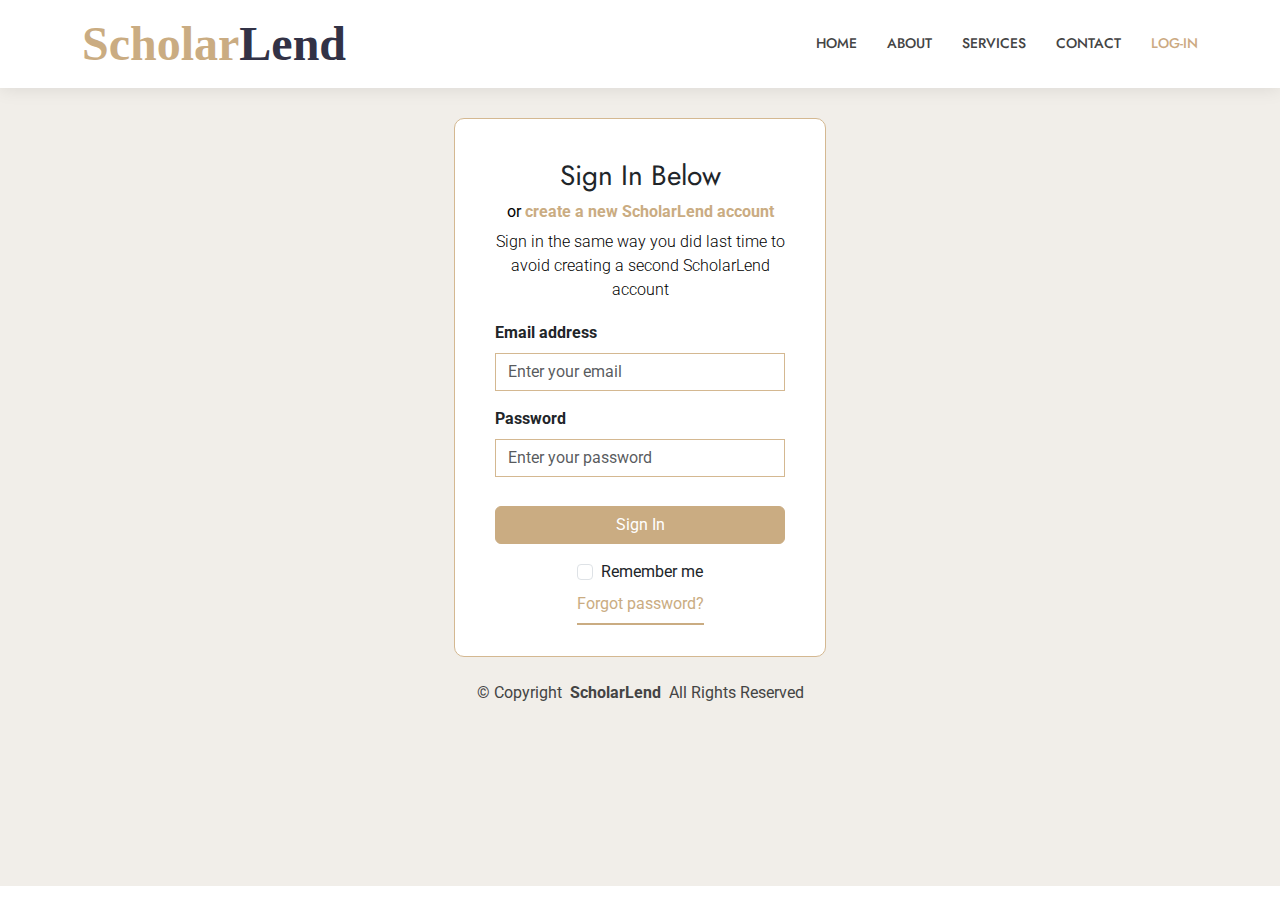
<file: login.html>
<!DOCTYPE html>
<html lang="en">

<head>
  <meta charset="utf-8">
  <meta content="width=device-width, initial-scale=1.0" name="viewport">
  <title>ScholarLend</title>
  <meta name="description" content="">
  <meta name="keywords" content="">

  <!-- Favicons -->
  <link href="assets/img/fslogo.png" rel="icon">
  <link href="assets/img/fslogo.png" rel="apple-touch-icon">

  <!-- Fonts -->
  <link href="https://fonts.googleapis.com" rel="preconnect">
  <link href="https://fonts.gstatic.com" rel="preconnect" crossorigin>
  <link href="https://fonts.googleapis.com/css2?family=Roboto:ital,wght@0,100;0,300;0,400;0,500;0,700;0,900;1,100;1,300;1,400;1,500;1,700;1,900&family=Jost:ital,wght@0,100;0,200;0,300;0,400;0,500;0,600;0,700;0,800;0,900;1,100;1,200;1,300;1,400;1,500;1,600;1,700;1,800;1,900&display=swap" rel="stylesheet">

  <!-- Vendor CSS Files -->
  <link href="assets/vendor/bootstrap/css/bootstrap.min.css" rel="stylesheet">
  <link href="assets/vendor/bootstrap-icons/bootstrap-icons.css" rel="stylesheet">
  <link href="assets/vendor/aos/aos.css" rel="stylesheet">
  <link href="assets/vendor/glightbox/css/glightbox.min.css" rel="stylesheet">
  <link href="assets/vendor/swiper/swiper-bundle.min.css" rel="stylesheet">

  <!-- Main CSS File -->
  <link href="assets/css/main.css" rel="stylesheet">

  <!-- =======================================================
  * Template Name: Butterfly
  * Template URL: https://bootstrapmade.com/butterfly-free-bootstrap-theme/
  * Updated: Aug 07 2024 with Bootstrap v5.3.3
  * Author: BootstrapMade.com
  * License: https://bootstrapmade.com/license/
  ======================================================== -->
</head>

<body class="starter-page-page">

  <header id="header" class="header d-flex align-items-center sticky-top">
    <div class="container-fluid container-xl position-relative d-flex align-items-center justify-content-between">

      <a href="index.html" class="logo d-flex align-items-center">
        <h1 class="sitename" style="font-size: 3rem; font-weight: bold; text-decoration: none; font-family: 'Times New Roman', Times, serif; color: #caac82;">
          Scholar<span style="color: #323246;">Lend</span>
        </h1>
      </a>
      
      
      <nav id="navmenu" class="navmenu">
        <ul>
          <li><a href="index.html">Home</a></li>
          <li><a href="#about">About</a></li>
          <li><a href="#services">Services</a></li>
          
          <li><a href="#contact">Contact</a></li>
          <li><a href="login.html" class="active">Log-in</a></li>
        </ul>
        <i class="mobile-nav-toggle d-xl-none bi bi-list"></i>
      </nav>

    </div>
  </header>

  <main class="main" style="margin-top: -30px;">

    <!-- Starter Section Section -->
    <section id="starter-section" class="starter-section section" style="background-color: #f1eee9; height: 92vh;" >

<!-- Sign Up Form -->
<div class="container d-flex justify-content-center">
  <div class="col-md-6 col-lg-4">
    <div class="card p-4" style="border: 1px solid #d4b891; border-radius: 10px;">
      <div class="card-body">
        <h3 class="card-title text-center mb-2" style="font-weight: 400;">Sign In Below</h3>
        <p class="text-center">
          <span style="color: black;">or </span>
          <a href="#" data-bs-toggle="modal" data-bs-target="#accountTypeModal" style="color: #caac82; font-weight: bold; text-decoration: none;">
            create a new ScholarLend account
        </a>
        
        
        </p>
        <p class="text-center" style="margin: -10px">
          <span style="color: black; font-weight: 300; font-size: medium;">Sign in the same way you did last time to avoid creating a second ScholarLend account</span>
        </p>
        <form>
          <div class="mb-3" style="margin-top: 10%;">
            <label for="email" class="form-label" style="font-weight: bold;" >Email address</label>
            <input type="email" class="form-control" id="email" placeholder="Enter your email" style="border: 1px solid #d4b891; border-radius: 0%;">
          </div>
          <div class="mb-3">
            <label for="password" class="form-label" style="font-weight: bold;">Password</label>
            <input type="password" class="form-control" id="password" placeholder="Enter your password" style="border: 1px solid #d4b891; border-radius: 0%;">
          </div>
          <div class="d-grid gap-2" style="margin-top: 10%;">
            <button type="button" class="btn btn-primary" style="background: #caac82; border-color: #caac82;" onclick="window.location.href='lenderdashboard.html'">Sign In</button>

          </div>
          <div class="form-check mt-3 d-flex justify-content-center">
            <input class="form-check-input" type="checkbox" id="rememberMe">
            <label class="form-check-label ms-2" for="rememberMe" style="font-weight: 400;">
              Remember me
            </label>
          </div>
          
          <div class="text-center mt-2">
            <a href="#" style="color: #caac82; font-weight: 400; text-decoration: none; padding-bottom: 10px; border-bottom: 2px solid #caac82;">
              Forgot password?
            </a>
          </div>
        </form>
      </div>
    </div>
  </div>
</div>
<!-- End Sign Up Form -->

<div class="modal fade" id="accountTypeModal" tabindex="-1" aria-labelledby="accountTypeModalLabel" aria-hidden="true">
  <div class="modal-dialog modal-dialog-centered">
    <div class="modal-content">
      <div class="modal-header" style="width: 100%; text-align: center;">
        <h5 class="modal-title" id="accountTypeModalLabel" style="flex: 1;">Choose Account Type</h5>
        <button type="button" class="btn-close" data-bs-dismiss="modal" aria-label="Close"></button>
      </div>
      <div class="modal-body">
        <p>Please select the type of account you would like to create:</p>
        <div class="d-flex justify-content-around">
          <a href="registration-lender.html" class="btn btn-primary" style="background: #323246; border-color: #caac82;">Lender Account</a>
          <a href="registration-borrower.html" class="btn btn-secondary" style="background: #323246; border-color: #caac82;">Borrower Account</a>
        </div>
      </div>
    </div>
  </div>
</div>







<div class="container copyright text-center mt-4">
  <p>© <span>Copyright</span> <strong class="px-1 sitename">ScholarLend</strong> <span>All Rights Reserved</span></p>
 
</div>


     

    </section><!-- /Starter Section Section -->

  </main>





  <!-- Vendor JS Files -->
  <script src="assets/vendor/bootstrap/js/bootstrap.bundle.min.js"></script>
  <script src="assets/vendor/php-email-form/validate.js"></script>
  <script src="assets/vendor/aos/aos.js"></script>
  <script src="assets/vendor/glightbox/js/glightbox.min.js"></script>
  <script src="assets/vendor/purecounter/purecounter_vanilla.js"></script>
  <script src="assets/vendor/imagesloaded/imagesloaded.pkgd.min.js"></script>
  <script src="assets/vendor/isotope-layout/isotope.pkgd.min.js"></script>
  <script src="assets/vendor/swiper/swiper-bundle.min.js"></script>

  <!-- Main JS File -->
  <script src="assets/js/main.js"></script>

</body>

</html>
</file>
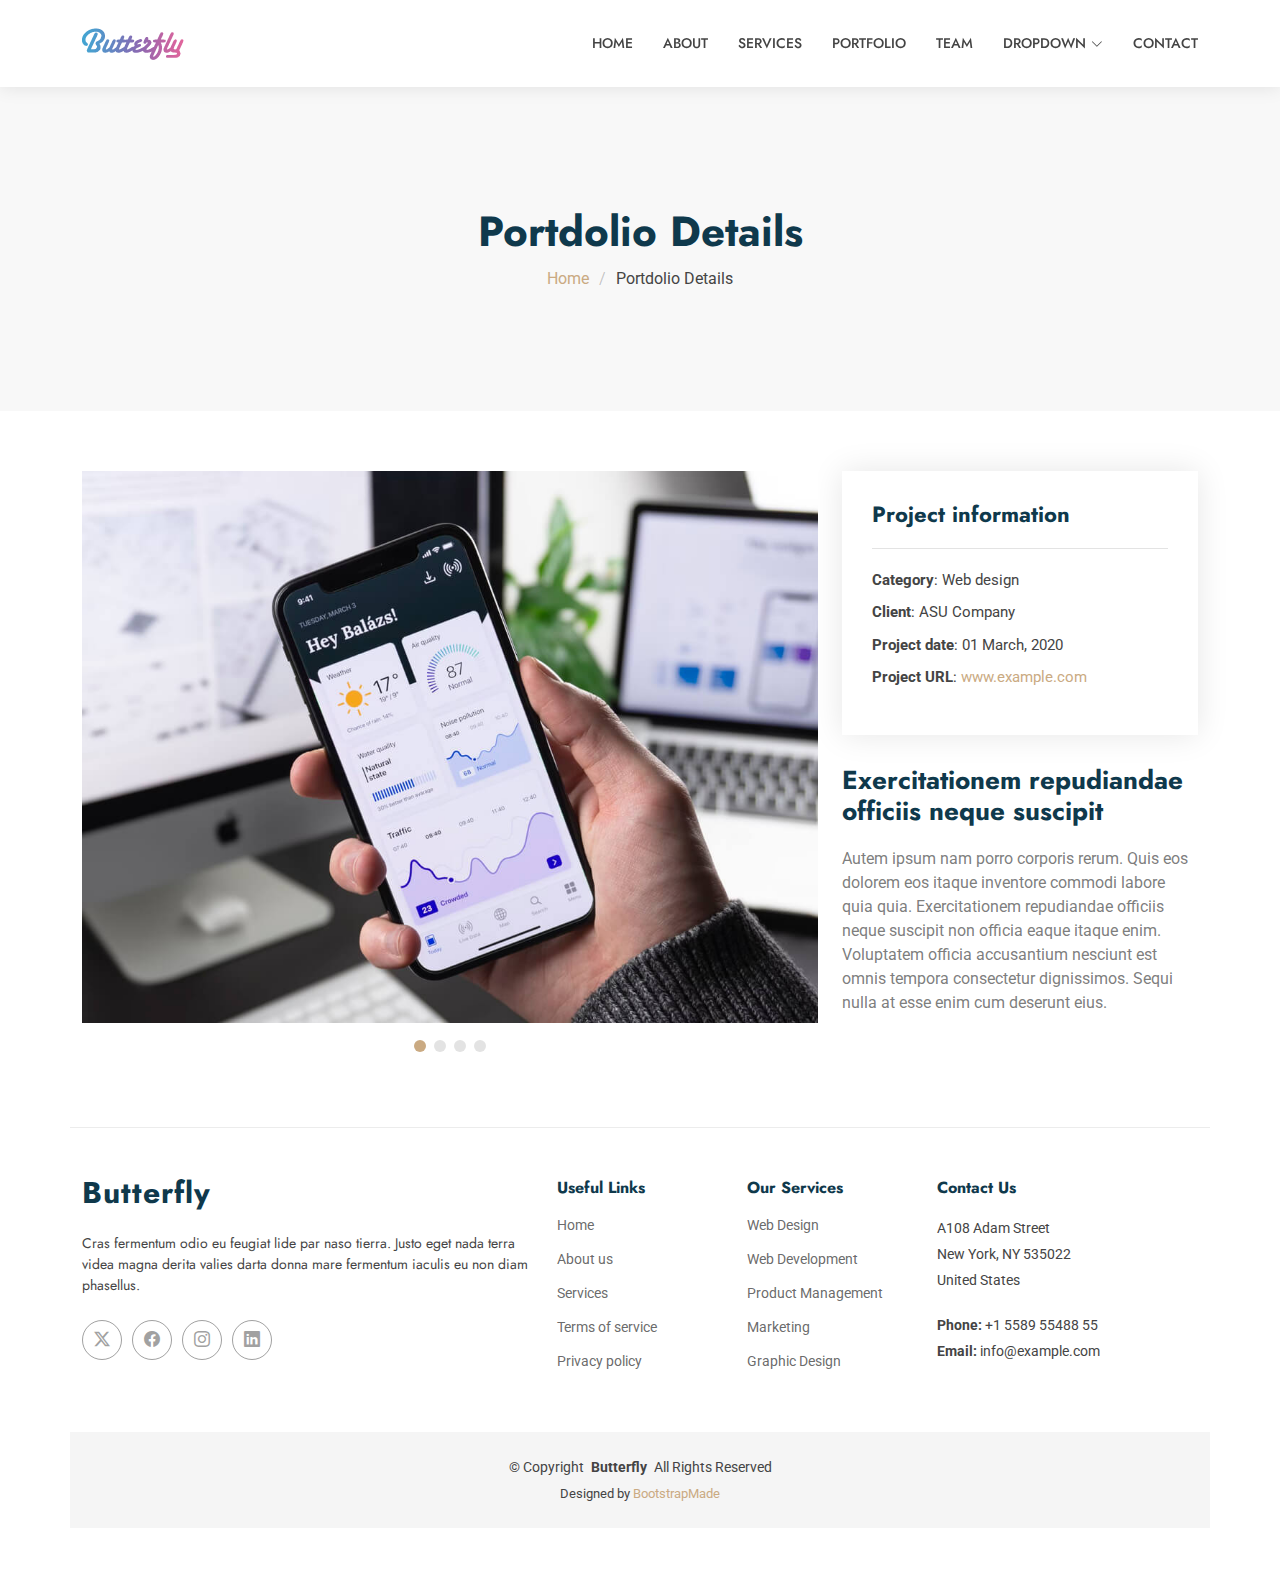
<file: portdolio-details.html>
<!DOCTYPE html>
<html lang="en">

<head>
  <meta charset="utf-8">
  <meta content="width=device-width, initial-scale=1.0" name="viewport">
  <title>Portdolio Details - Butterfly Bootstrap Template</title>
  <meta name="description" content="">
  <meta name="keywords" content="">

  <!-- Favicons -->
  <link href="assets/img/favicon.png" rel="icon">
  <link href="assets/img/apple-touch-icon.png" rel="apple-touch-icon">

  <!-- Fonts -->
  <link href="https://fonts.googleapis.com" rel="preconnect">
  <link href="https://fonts.gstatic.com" rel="preconnect" crossorigin>
  <link href="https://fonts.googleapis.com/css2?family=Roboto:ital,wght@0,100;0,300;0,400;0,500;0,700;0,900;1,100;1,300;1,400;1,500;1,700;1,900&family=Jost:ital,wght@0,100;0,200;0,300;0,400;0,500;0,600;0,700;0,800;0,900;1,100;1,200;1,300;1,400;1,500;1,600;1,700;1,800;1,900&display=swap" rel="stylesheet">

  <!-- Vendor CSS Files -->
  <link href="assets/vendor/bootstrap/css/bootstrap.min.css" rel="stylesheet">
  <link href="assets/vendor/bootstrap-icons/bootstrap-icons.css" rel="stylesheet">
  <link href="assets/vendor/aos/aos.css" rel="stylesheet">
  <link href="assets/vendor/glightbox/css/glightbox.min.css" rel="stylesheet">
  <link href="assets/vendor/swiper/swiper-bundle.min.css" rel="stylesheet">

  <!-- Main CSS File -->
  <link href="assets/css/main.css" rel="stylesheet">

  <!-- =======================================================
  * Template Name: Butterfly
  * Template URL: https://bootstrapmade.com/butterfly-free-bootstrap-theme/
  * Updated: Aug 07 2024 with Bootstrap v5.3.3
  * Author: BootstrapMade.com
  * License: https://bootstrapmade.com/license/
  ======================================================== -->
</head>

<body class="portdolio-details-page">

  <header id="header" class="header d-flex align-items-center sticky-top">
    <div class="container-fluid container-xl position-relative d-flex align-items-center justify-content-between">

      <a href="index.html" class="logo d-flex align-items-center">
        <img src="assets/img/logo.png" alt="">
        <!-- Uncomment the line below if you also wish to use text logo -->
        <!-- <h1 class="sitename">Butterfly</h1>  -->
      </a>

      <nav id="navmenu" class="navmenu">
        <ul>
          <li><a href="#hero">Home</a></li>
          <li><a href="#about">About</a></li>
          <li><a href="#services">Services</a></li>
          <li><a href="#portfolio">Portfolio</a></li>
          <li><a href="#team">Team</a></li>
          <li class="dropdown"><a href="#"><span>Dropdown</span> <i class="bi bi-chevron-down toggle-dropdown"></i></a>
            <ul>
              <li><a href="#">Dropdown 1</a></li>
              <li class="dropdown"><a href="#"><span>Deep Dropdown</span> <i class="bi bi-chevron-down toggle-dropdown"></i></a>
                <ul>
                  <li><a href="#">Deep Dropdown 1</a></li>
                  <li><a href="#">Deep Dropdown 2</a></li>
                  <li><a href="#">Deep Dropdown 3</a></li>
                  <li><a href="#">Deep Dropdown 4</a></li>
                  <li><a href="#">Deep Dropdown 5</a></li>
                </ul>
              </li>
              <li><a href="#">Dropdown 2</a></li>
              <li><a href="#">Dropdown 3</a></li>
              <li><a href="#">Dropdown 4</a></li>
            </ul>
          </li>
          <li><a href="#contact">Contact</a></li>
        </ul>
        <i class="mobile-nav-toggle d-xl-none bi bi-list"></i>
      </nav>

    </div>
  </header>

  <main class="main">

    <!-- Page Title -->
    <div class="page-title">
      <div class="container">
        <h1>Portdolio Details</h1>
        <nav class="breadcrumbs">
          <ol>
            <li><a href="index.html">Home</a></li>
            <li class="current">Portdolio Details</li>
          </ol>
        </nav>
      </div>
    </div><!-- End Page Title -->

    <!-- Portfolio Details Section -->
    <section id="portfolio-details" class="portfolio-details section">

      <div class="container" data-aos="fade-up" data-aos-delay="100">

        <div class="row gy-4">

          <div class="col-lg-8">
            <div class="portfolio-details-slider swiper init-swiper">

              <script type="application/json" class="swiper-config">
                {
                  "loop": true,
                  "speed": 600,
                  "autoplay": {
                    "delay": 5000
                  },
                  "slidesPerView": "auto",
                  "pagination": {
                    "el": ".swiper-pagination",
                    "type": "bullets",
                    "clickable": true
                  }
                }
              </script>

              <div class="swiper-wrapper align-items-center">

                <div class="swiper-slide">
                  <img src="assets/img/portfolio/app-1.jpg" alt="">
                </div>

                <div class="swiper-slide">
                  <img src="assets/img/portfolio/product-1.jpg" alt="">
                </div>

                <div class="swiper-slide">
                  <img src="assets/img/portfolio/branding-1.jpg" alt="">
                </div>

                <div class="swiper-slide">
                  <img src="assets/img/portfolio/books-1.jpg" alt="">
                </div>

              </div>
              <div class="swiper-pagination"></div>
            </div>
          </div>

          <div class="col-lg-4">
            <div class="portfolio-info" data-aos="fade-up" data-aos-delay="200">
              <h3>Project information</h3>
              <ul>
                <li><strong>Category</strong>: Web design</li>
                <li><strong>Client</strong>: ASU Company</li>
                <li><strong>Project date</strong>: 01 March, 2020</li>
                <li><strong>Project URL</strong>: <a href="#">www.example.com</a></li>
              </ul>
            </div>
            <div class="portfolio-description" data-aos="fade-up" data-aos-delay="300">
              <h2>Exercitationem repudiandae officiis neque suscipit</h2>
              <p>
                Autem ipsum nam porro corporis rerum. Quis eos dolorem eos itaque inventore commodi labore quia quia. Exercitationem repudiandae officiis neque suscipit non officia eaque itaque enim. Voluptatem officia accusantium nesciunt est omnis tempora consectetur dignissimos. Sequi nulla at esse enim cum deserunt eius.
              </p>
            </div>
          </div>

        </div>

      </div>

    </section><!-- /Portfolio Details Section -->

  </main>

  <footer id="footer" class="footer">

    <div class="container footer-top">
      <div class="row gy-4">
        <div class="col-lg-5 col-md-12 footer-about">
          <a href="index.html" class="logo d-flex align-items-center">
            <span class="sitename">Butterfly</span>
          </a>
          <p>Cras fermentum odio eu feugiat lide par naso tierra. Justo eget nada terra videa magna derita valies darta donna mare fermentum iaculis eu non diam phasellus.</p>
          <div class="social-links d-flex mt-4">
            <a href=""><i class="bi bi-twitter-x"></i></a>
            <a href=""><i class="bi bi-facebook"></i></a>
            <a href=""><i class="bi bi-instagram"></i></a>
            <a href=""><i class="bi bi-linkedin"></i></a>
          </div>
        </div>

        <div class="col-lg-2 col-6 footer-links">
          <h4>Useful Links</h4>
          <ul>
            <li><a href="#">Home</a></li>
            <li><a href="#">About us</a></li>
            <li><a href="#">Services</a></li>
            <li><a href="#">Terms of service</a></li>
            <li><a href="#">Privacy policy</a></li>
          </ul>
        </div>

        <div class="col-lg-2 col-6 footer-links">
          <h4>Our Services</h4>
          <ul>
            <li><a href="#">Web Design</a></li>
            <li><a href="#">Web Development</a></li>
            <li><a href="#">Product Management</a></li>
            <li><a href="#">Marketing</a></li>
            <li><a href="#">Graphic Design</a></li>
          </ul>
        </div>

        <div class="col-lg-3 col-md-12 footer-contact text-center text-md-start">
          <h4>Contact Us</h4>
          <p>A108 Adam Street</p>
          <p>New York, NY 535022</p>
          <p>United States</p>
          <p class="mt-4"><strong>Phone:</strong> <span>+1 5589 55488 55</span></p>
          <p><strong>Email:</strong> <span>info@example.com</span></p>
        </div>

      </div>
    </div>

    <div class="container copyright text-center mt-4">
      <p>© <span>Copyright</span> <strong class="px-1 sitename">Butterfly</strong> <span>All Rights Reserved</span></p>
      <div class="credits">
        <!-- All the links in the footer should remain intact. -->
        <!-- You can delete the links only if you've purchased the pro version. -->
        <!-- Licensing information: https://bootstrapmade.com/license/ -->
        <!-- Purchase the pro version with working PHP/AJAX contact form: [buy-url] -->
        Designed by <a href="https://bootstrapmade.com/">BootstrapMade</a>
      </div>
    </div>

  </footer>

  <!-- Scroll Top -->
  <a href="#" id="scroll-top" class="scroll-top d-flex align-items-center justify-content-center"><i class="bi bi-arrow-up-short"></i></a>

  <!-- Preloader -->
  <div id="preloader"></div>

  <!-- Vendor JS Files -->
  <script src="assets/vendor/bootstrap/js/bootstrap.bundle.min.js"></script>
  <script src="assets/vendor/php-email-form/validate.js"></script>
  <script src="assets/vendor/aos/aos.js"></script>
  <script src="assets/vendor/glightbox/js/glightbox.min.js"></script>
  <script src="assets/vendor/purecounter/purecounter_vanilla.js"></script>
  <script src="assets/vendor/imagesloaded/imagesloaded.pkgd.min.js"></script>
  <script src="assets/vendor/isotope-layout/isotope.pkgd.min.js"></script>
  <script src="assets/vendor/swiper/swiper-bundle.min.js"></script>

  <!-- Main JS File -->
  <script src="assets/js/main.js"></script>

</body>

</html>
</file>
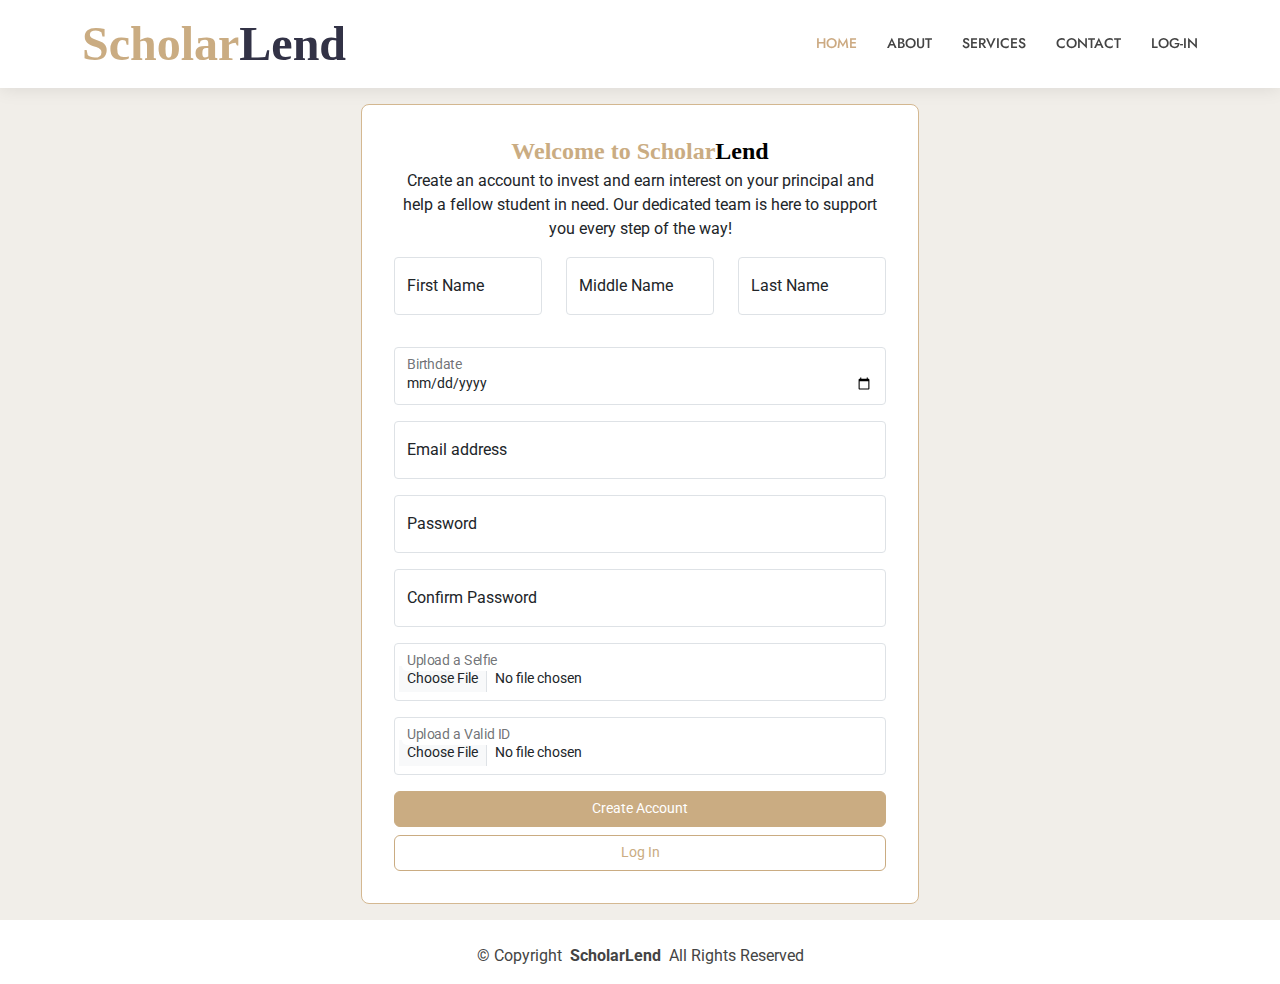
<file: registration-borrower.html>
<!DOCTYPE html>
<html lang="en">

<head>
  <meta charset="utf-8">
  <meta content="width=device-width, initial-scale=1.0" name="viewport">
  <title>ScholarLend - log in or sign up</title>
  <meta name="description" content="">
  <meta name="keywords" content="">

  <!-- Favicons -->
  <link href="assets/img/favicon.png" rel="icon">
  <link href="assets/img/apple-touch-icon.png" rel="apple-touch-icon">

  <!-- Fonts -->
  <link href="https://fonts.googleapis.com" rel="preconnect">
  <link href="https://fonts.gstatic.com" rel="preconnect" crossorigin>
  <link href="https://fonts.googleapis.com/css2?family=Roboto:ital,wght@0,100;0,300;0,400;0,500;0,700;0,900;1,100;1,300;1,400;1,500;1,700;1,900&family=Jost:ital,wght@0,100;0,200;0,300;0,400;0,500;0,600;0,700;0,800;0,900;1,100;1,200;1,300;1,400;1,500;1,600;1,700;1,800;1,900&display=swap" rel="stylesheet">

  <!-- Vendor CSS Files -->
  <link href="assets/vendor/bootstrap/css/bootstrap.min.css" rel="stylesheet">
  <link href="assets/vendor/bootstrap-icons/bootstrap-icons.css" rel="stylesheet">
  <link href="assets/vendor/aos/aos.css" rel="stylesheet">
  <link href="assets/vendor/glightbox/css/glightbox.min.css" rel="stylesheet">
  <link href="assets/vendor/swiper/swiper-bundle.min.css" rel="stylesheet">

  <!-- Main CSS File -->
  <link href="assets/css/main.css" rel="stylesheet">

  <!-- =======================================================
  * Template Name: Butterfly
  * Template URL: https://bootstrapmade.com/butterfly-free-bootstrap-theme/
  * Updated: Aug 07 2024 with Bootstrap v5.3.3
  * Author: BootstrapMade.com
  * License: https://bootstrapmade.com/license/
  ======================================================== -->
</head>

<body class="starter-page-page">

  <header id="header" class="header d-flex align-items-center sticky-top">
    <div class="container-fluid container-xl position-relative d-flex align-items-center justify-content-between">

      <a href="index.html" class="logo d-flex align-items-center">
        <h1 class="sitename" style="font-size: 3rem; font-weight: bold; text-decoration: none; font-family: 'Times New Roman', Times, serif; color: #caac82;">
          Scholar<span style="color: #323246;">Lend</span>
        </h1>
      </a>
      
      
      <nav id="navmenu" class="navmenu">
        <ul>
          <li><a href="#hero" class="active">Home</a></li>
          <li><a href="#about">About</a></li>
          <li><a href="#services">Services</a></li>
          
          <li><a href="#contact">Contact</a></li>
          <li><a href="login.html">Log-in</a></li>
        </ul>
        <i class="mobile-nav-toggle d-xl-none bi bi-list"></i>
      </nav>

    </div>
  </header>

  <main class="main" style="margin-top: -30px;">

<!-- Registration Section -->
<section id="registration-section" class="registration-section section" style="background-color: #f1eee9; padding: 1rem 0;">

    <!-- Registration Form -->
    <div class="container d-flex justify-content-center" style="margin-top: 30px;">
      <div class="col-12 col-md-8 col-lg-6"> <!-- Adjusted column size for different screen sizes -->
        <div class="card p-3" style="border: 1px solid #d4b891; border-radius: 8px;">
          <div class="card-body">
            <h3 class="card-title text-center mb-4" style="font-family: 'Times New Roman', Times, serif; font-weight: 560; font-size: 1.5rem;">
              <span style="color: #caac82;">Welcome to Scholar</span><span style="color: black;">Lend</span>
            </h3>
            <div><p style="text-align: center; margin-top: -20px;">Create an account to invest and earn interest on your principal and help
              a fellow student in need. Our dedicated team is here to support you every step of the way!
            </p></div>
            <form>
              <div class="row mb-3">
                <div class="col-12 col-md-4 mb-3">
                  <div class="form-floating">
                    <input type="text" class="form-control form-control-sm" id="firstName" placeholder="First Name" style="font-size: 0.9rem;">
                    <label for="firstName">First Name</label>
                  </div>
                </div>
                <div class="col-12 col-md-4 mb-3">
                  <div class="form-floating">
                    <input type="text" class="form-control form-control-sm" id="middleName" placeholder="Middle Name" style="font-size: 0.9rem;">
                    <label for="middleName">Middle Name</label>
                  </div>
                </div>
                <div class="col-12 col-md-4 mb-3">
                  <div class="form-floating">
                    <input type="text" class="form-control form-control-sm" id="lastName" placeholder="Last Name" style="font-size: 0.9rem;">
                    <label for="lastName">Last Name</label>
                  </div>
                </div>
              </div>
              <div class="mb-3">
                <div class="form-floating">
                  <input type="date" class="form-control form-control-sm" id="birthdate" placeholder="Birthdate" style="font-size: 0.9rem;">
                  <label for="birthdate">Birthdate</label>
                </div>
              </div>
              <div class="mb-3">
                <div class="form-floating">
                  <input type="email" class="form-control form-control-sm" id="email" placeholder="Email address" style="font-size: 0.9rem;">
                  <label for="email">Email address</label>
                </div>
              </div>
              <div class="mb-3">
                <div class="form-floating">
                  <input type="password" class="form-control form-control-sm" id="password" placeholder="Password" style="font-size: 0.9rem;">
                  <label for="password">Password</label>
                </div>
              </div>
              <div class="mb-3">
                <div class="form-floating">
                  <input type="password" class="form-control form-control-sm" id="confirmPassword" placeholder="Confirm Password" style="font-size: 0.9rem;">
                  <label for="confirmPassword">Confirm Password</label>
                </div>
              </div>
              <div class="mb-3">
                <div class="form-floating">
                  <input type="file" class="form-control form-control-sm" id="selfie" style="font-size: 0.9rem;">
                  <label for="selfie">Upload a Selfie</label>
                </div>
              </div>
              <div class="mb-3">
                <div class="form-floating">
                  <input type="file" class="form-control form-control-sm" id="id" style="font-size: 0.9rem;">
                  <label for="id">Upload a Valid ID</label>
                </div>
              </div>
              <div class="d-grid gap-2 mt-3">
                <button type="submit" class="btn btn-primary" style="background: #caac82; border-color: #caac82; font-size: 0.9rem;">Create Account</button>
                <a href="login.html" class="btn btn-outline-primary" style="color: #caac82; border-color: #caac82; font-size: 0.9rem;">Log In</a>
      
              </div>
            </form>
          </div>
        </div>
      </div>
    </div>
    <!-- End Registration Form -->
  
  </section>
  






<div class="container copyright text-center mt-4">
  <p>© <span>Copyright</span> <strong class="px-1 sitename">ScholarLend</strong> <span>All Rights Reserved</span></p>
 
</div>


     

    </section><!-- /Starter Section Section -->

  </main>





  <!-- Vendor JS Files -->
  <script src="assets/vendor/bootstrap/js/bootstrap.bundle.min.js"></script>
  <script src="assets/vendor/php-email-form/validate.js"></script>
  <script src="assets/vendor/aos/aos.js"></script>
  <script src="assets/vendor/glightbox/js/glightbox.min.js"></script>
  <script src="assets/vendor/purecounter/purecounter_vanilla.js"></script>
  <script src="assets/vendor/imagesloaded/imagesloaded.pkgd.min.js"></script>
  <script src="assets/vendor/isotope-layout/isotope.pkgd.min.js"></script>
  <script src="assets/vendor/swiper/swiper-bundle.min.js"></script>

  <!-- Main JS File -->
  <script src="assets/js/main.js"></script>

</body>

</html>
</file>
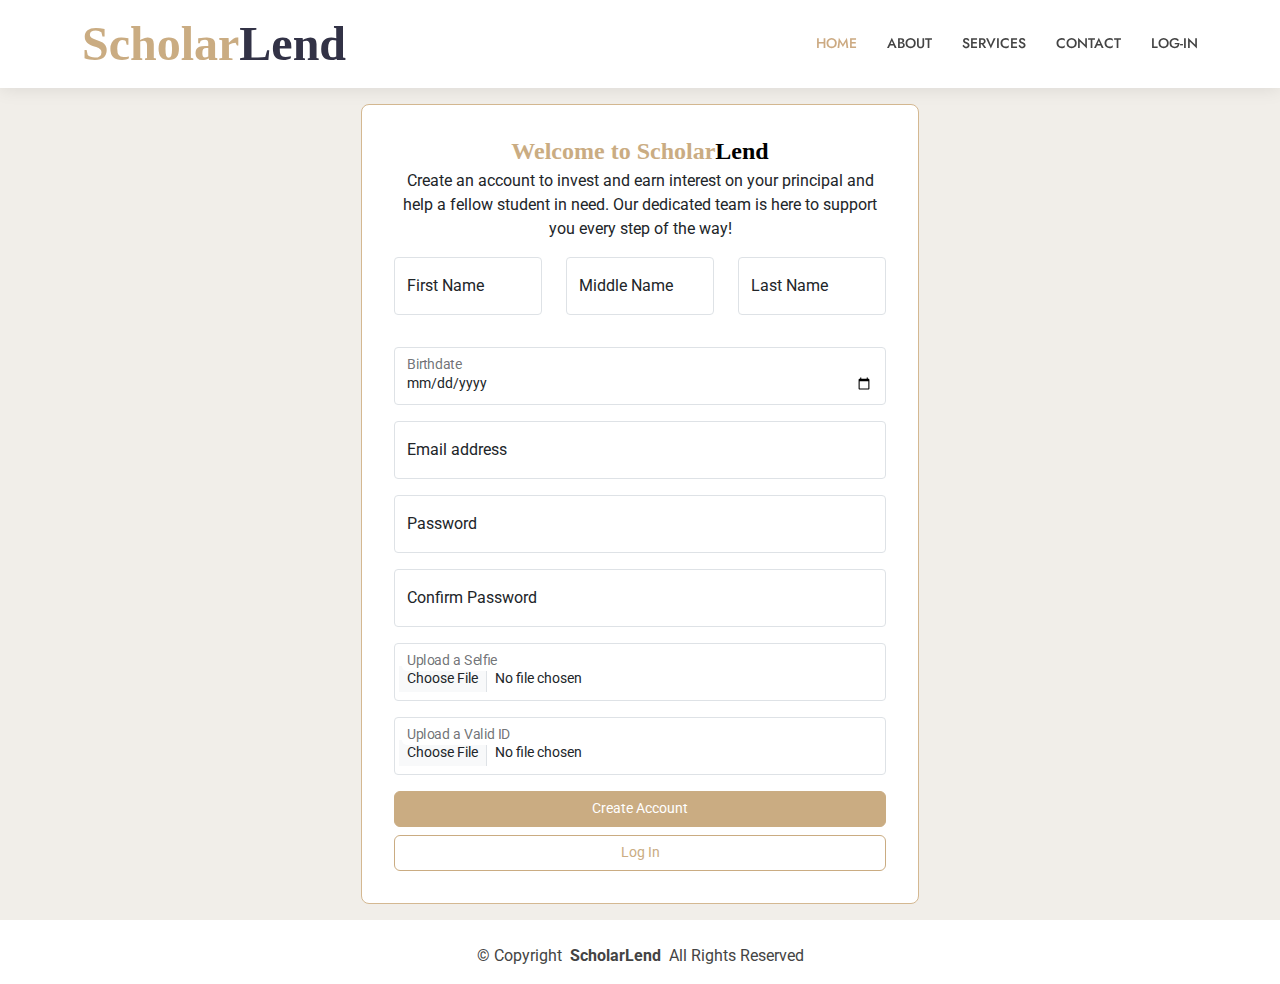
<file: registration-lender.html>
<!DOCTYPE html>
<html lang="en">

<head>
  <meta charset="utf-8">
  <meta content="width=device-width, initial-scale=1.0" name="viewport">
  <title>ScholarLend - log in or sign up</title>
  <meta name="description" content="">
  <meta name="keywords" content="">

  <!-- Favicons -->
  <link href="assets/img/favicon.png" rel="icon">
  <link href="assets/img/apple-touch-icon.png" rel="apple-touch-icon">

  <!-- Fonts -->
  <link href="https://fonts.googleapis.com" rel="preconnect">
  <link href="https://fonts.gstatic.com" rel="preconnect" crossorigin>
  <link href="https://fonts.googleapis.com/css2?family=Roboto:ital,wght@0,100;0,300;0,400;0,500;0,700;0,900;1,100;1,300;1,400;1,500;1,700;1,900&family=Jost:ital,wght@0,100;0,200;0,300;0,400;0,500;0,600;0,700;0,800;0,900;1,100;1,200;1,300;1,400;1,500;1,600;1,700;1,800;1,900&display=swap" rel="stylesheet">

  <!-- Vendor CSS Files -->
  <link href="assets/vendor/bootstrap/css/bootstrap.min.css" rel="stylesheet">
  <link href="assets/vendor/bootstrap-icons/bootstrap-icons.css" rel="stylesheet">
  <link href="assets/vendor/aos/aos.css" rel="stylesheet">
  <link href="assets/vendor/glightbox/css/glightbox.min.css" rel="stylesheet">
  <link href="assets/vendor/swiper/swiper-bundle.min.css" rel="stylesheet">

  <!-- Main CSS File -->
  <link href="assets/css/main.css" rel="stylesheet">

  <!-- =======================================================
  * Template Name: Butterfly
  * Template URL: https://bootstrapmade.com/butterfly-free-bootstrap-theme/
  * Updated: Aug 07 2024 with Bootstrap v5.3.3
  * Author: BootstrapMade.com
  * License: https://bootstrapmade.com/license/
  ======================================================== -->
</head>

<body class="starter-page-page">

  <header id="header" class="header d-flex align-items-center sticky-top">
    <div class="container-fluid container-xl position-relative d-flex align-items-center justify-content-between">

      <a href="index.html" class="logo d-flex align-items-center">
        <h1 class="sitename" style="font-size: 3rem; font-weight: bold; text-decoration: none; font-family: 'Times New Roman', Times, serif; color: #caac82;">
          Scholar<span style="color: #323246;">Lend</span>
        </h1>
      </a>
      
      
      <nav id="navmenu" class="navmenu">
        <ul>
          <li><a href="#hero" class="active">Home</a></li>
          <li><a href="#about">About</a></li>
          <li><a href="#services">Services</a></li>
          
          <li><a href="#contact">Contact</a></li>
          <li><a href="login.html">Log-in</a></li>
        </ul>
        <i class="mobile-nav-toggle d-xl-none bi bi-list"></i>
      </nav>

    </div>
  </header>

  <main class="main" style="margin-top: -30px;">

<!-- Registration Section -->
<section id="registration-section" class="registration-section section" style="background-color: #f1eee9; padding: 1rem 0;">

    <!-- Registration Form -->
    <div class="container d-flex justify-content-center" style="margin-top: 30px;">
      <div class="col-12 col-md-8 col-lg-6"> <!-- Adjusted column size for different screen sizes -->
        <div class="card p-3" style="border: 1px solid #d4b891; border-radius: 8px;">
          <div class="card-body">
            <h3 class="card-title text-center mb-4" style="font-family: 'Times New Roman', Times, serif; font-weight: 560; font-size: 1.5rem;">
              <span style="color: #caac82;">Welcome to Scholar</span><span style="color: black;">Lend</span>
            </h3>
            <div><p style="text-align: center; margin-top: -20px;">Create an account to invest and earn interest on your principal and help
              a fellow student in need. Our dedicated team is here to support you every step of the way!
            </p></div>
            <form>
              <div class="row mb-3">
                <div class="col-12 col-md-4 mb-3">
                  <div class="form-floating">
                    <input type="text" class="form-control form-control-sm" id="firstName" placeholder="First Name" style="font-size: 0.9rem;">
                    <label for="firstName">First Name</label>
                  </div>
                </div>
                <div class="col-12 col-md-4 mb-3">
                  <div class="form-floating">
                    <input type="text" class="form-control form-control-sm" id="middleName" placeholder="Middle Name" style="font-size: 0.9rem;">
                    <label for="middleName">Middle Name</label>
                  </div>
                </div>
                <div class="col-12 col-md-4 mb-3">
                  <div class="form-floating">
                    <input type="text" class="form-control form-control-sm" id="lastName" placeholder="Last Name" style="font-size: 0.9rem;">
                    <label for="lastName">Last Name</label>
                  </div>
                </div>
              </div>
              <div class="mb-3">
                <div class="form-floating">
                  <input type="date" class="form-control form-control-sm" id="birthdate" placeholder="Birthdate" style="font-size: 0.9rem;">
                  <label for="birthdate">Birthdate</label>
                </div>
              </div>
              <div class="mb-3">
                <div class="form-floating">
                  <input type="email" class="form-control form-control-sm" id="email" placeholder="Email address" style="font-size: 0.9rem;">
                  <label for="email">Email address</label>
                </div>
              </div>
              <div class="mb-3">
                <div class="form-floating">
                  <input type="password" class="form-control form-control-sm" id="password" placeholder="Password" style="font-size: 0.9rem;">
                  <label for="password">Password</label>
                </div>
              </div>
              <div class="mb-3">
                <div class="form-floating">
                  <input type="password" class="form-control form-control-sm" id="confirmPassword" placeholder="Confirm Password" style="font-size: 0.9rem;">
                  <label for="confirmPassword">Confirm Password</label>
                </div>
              </div>
              <div class="mb-3">
                <div class="form-floating">
                  <input type="file" class="form-control form-control-sm" id="selfie" style="font-size: 0.9rem;">
                  <label for="selfie">Upload a Selfie</label>
                </div>
              </div>
              <div class="mb-3">
                <div class="form-floating">
                  <input type="file" class="form-control form-control-sm" id="id" style="font-size: 0.9rem;">
                  <label for="id">Upload a Valid ID</label>
                </div>
              </div>
              <div class="d-grid gap-2 mt-3">
                <button type="submit" class="btn btn-primary" style="background: #caac82; border-color: #caac82; font-size: 0.9rem;">Create Account</button>
                <button type="button" class="btn btn-outline-primary" style="color: #caac82; border-color: #caac82; font-size: 0.9rem;">Log In</button>
              </div>
            </form>
          </div>
        </div>
      </div>
    </div>
    <!-- End Registration Form -->
  
  </section>
  






<div class="container copyright text-center mt-4">
  <p>© <span>Copyright</span> <strong class="px-1 sitename">ScholarLend</strong> <span>All Rights Reserved</span></p>
 
</div>


     

    </section><!-- /Starter Section Section -->

  </main>





  <!-- Vendor JS Files -->
  <script src="assets/vendor/bootstrap/js/bootstrap.bundle.min.js"></script>
  <script src="assets/vendor/php-email-form/validate.js"></script>
  <script src="assets/vendor/aos/aos.js"></script>
  <script src="assets/vendor/glightbox/js/glightbox.min.js"></script>
  <script src="assets/vendor/purecounter/purecounter_vanilla.js"></script>
  <script src="assets/vendor/imagesloaded/imagesloaded.pkgd.min.js"></script>
  <script src="assets/vendor/isotope-layout/isotope.pkgd.min.js"></script>
  <script src="assets/vendor/swiper/swiper-bundle.min.js"></script>

  <!-- Main JS File -->
  <script src="assets/js/main.js"></script>

</body>

</html>
</file>
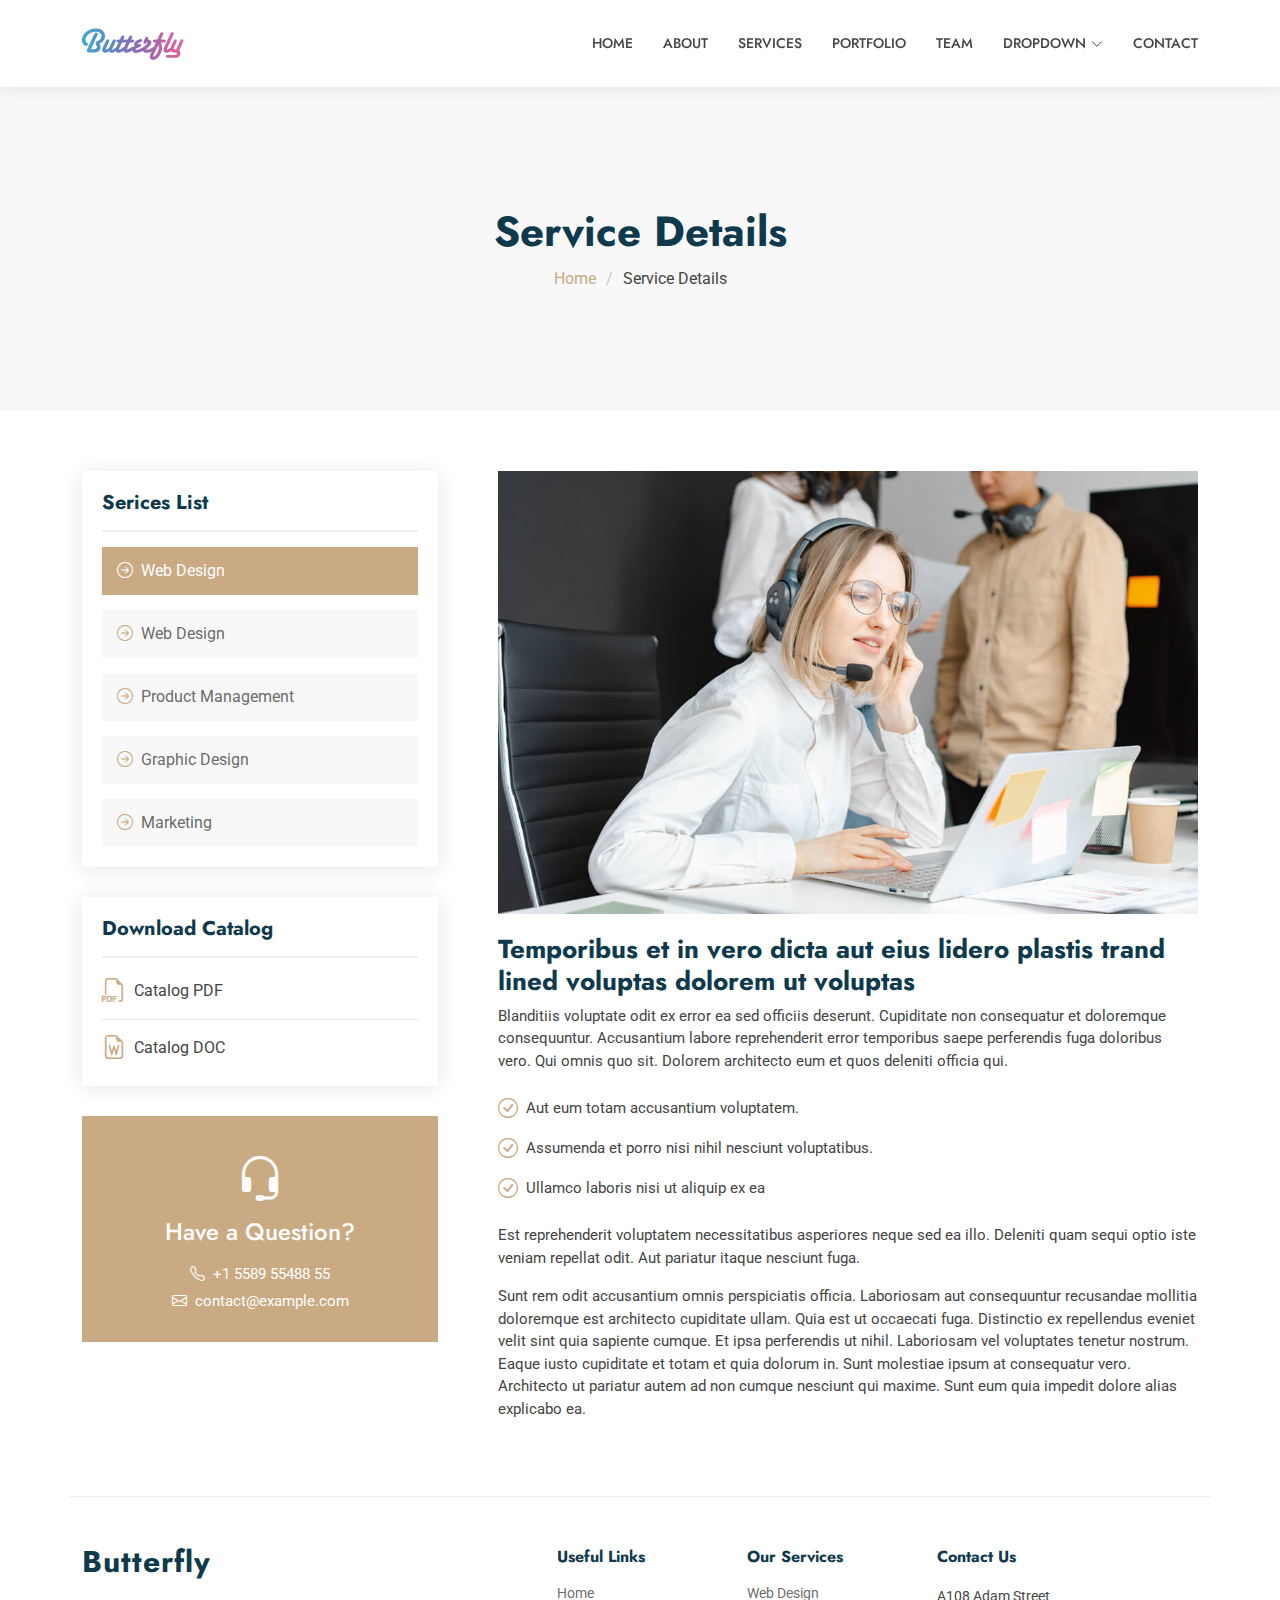
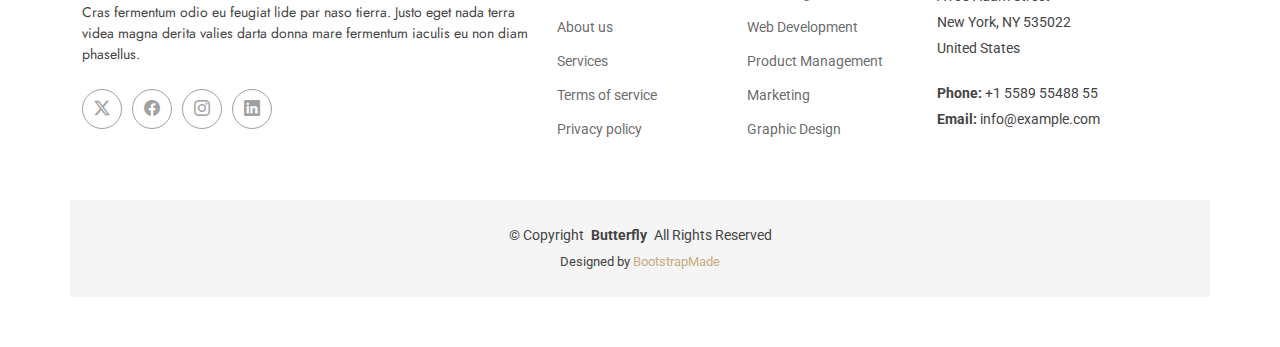
<file: service-details.html>
<!DOCTYPE html>
<html lang="en">

<head>
  <meta charset="utf-8">
  <meta content="width=device-width, initial-scale=1.0" name="viewport">
  <title>Service Details - Butterfly Bootstrap Template</title>
  <meta name="description" content="">
  <meta name="keywords" content="">

  <!-- Favicons -->
  <link href="assets/img/favicon.png" rel="icon">
  <link href="assets/img/apple-touch-icon.png" rel="apple-touch-icon">

  <!-- Fonts -->
  <link href="https://fonts.googleapis.com" rel="preconnect">
  <link href="https://fonts.gstatic.com" rel="preconnect" crossorigin>
  <link href="https://fonts.googleapis.com/css2?family=Roboto:ital,wght@0,100;0,300;0,400;0,500;0,700;0,900;1,100;1,300;1,400;1,500;1,700;1,900&family=Jost:ital,wght@0,100;0,200;0,300;0,400;0,500;0,600;0,700;0,800;0,900;1,100;1,200;1,300;1,400;1,500;1,600;1,700;1,800;1,900&display=swap" rel="stylesheet">

  <!-- Vendor CSS Files -->
  <link href="assets/vendor/bootstrap/css/bootstrap.min.css" rel="stylesheet">
  <link href="assets/vendor/bootstrap-icons/bootstrap-icons.css" rel="stylesheet">
  <link href="assets/vendor/aos/aos.css" rel="stylesheet">
  <link href="assets/vendor/glightbox/css/glightbox.min.css" rel="stylesheet">
  <link href="assets/vendor/swiper/swiper-bundle.min.css" rel="stylesheet">

  <!-- Main CSS File -->
  <link href="assets/css/main.css" rel="stylesheet">

  <!-- =======================================================
  * Template Name: Butterfly
  * Template URL: https://bootstrapmade.com/butterfly-free-bootstrap-theme/
  * Updated: Aug 07 2024 with Bootstrap v5.3.3
  * Author: BootstrapMade.com
  * License: https://bootstrapmade.com/license/
  ======================================================== -->
</head>

<body class="service-details-page">

  <header id="header" class="header d-flex align-items-center sticky-top">
    <div class="container-fluid container-xl position-relative d-flex align-items-center justify-content-between">

      <a href="index.html" class="logo d-flex align-items-center">
        <img src="assets/img/logo.png" alt="">
        <!-- Uncomment the line below if you also wish to use text logo -->
        <!-- <h1 class="sitename">Butterfly</h1>  -->
      </a>

      <nav id="navmenu" class="navmenu">
        <ul>
          <li><a href="#hero">Home</a></li>
          <li><a href="#about">About</a></li>
          <li><a href="#services">Services</a></li>
          <li><a href="#portfolio">Portfolio</a></li>
          <li><a href="#team">Team</a></li>
          <li class="dropdown"><a href="#"><span>Dropdown</span> <i class="bi bi-chevron-down toggle-dropdown"></i></a>
            <ul>
              <li><a href="#">Dropdown 1</a></li>
              <li class="dropdown"><a href="#"><span>Deep Dropdown</span> <i class="bi bi-chevron-down toggle-dropdown"></i></a>
                <ul>
                  <li><a href="#">Deep Dropdown 1</a></li>
                  <li><a href="#">Deep Dropdown 2</a></li>
                  <li><a href="#">Deep Dropdown 3</a></li>
                  <li><a href="#">Deep Dropdown 4</a></li>
                  <li><a href="#">Deep Dropdown 5</a></li>
                </ul>
              </li>
              <li><a href="#">Dropdown 2</a></li>
              <li><a href="#">Dropdown 3</a></li>
              <li><a href="#">Dropdown 4</a></li>
            </ul>
          </li>
          <li><a href="#contact">Contact</a></li>
        </ul>
        <i class="mobile-nav-toggle d-xl-none bi bi-list"></i>
      </nav>

    </div>
  </header>

  <main class="main">

    <!-- Page Title -->
    <div class="page-title">
      <div class="container">
        <h1>Service Details</h1>
        <nav class="breadcrumbs">
          <ol>
            <li><a href="index.html">Home</a></li>
            <li class="current">Service Details</li>
          </ol>
        </nav>
      </div>
    </div><!-- End Page Title -->

    <!-- Service Details Section -->
    <section id="service-details" class="service-details section">

      <div class="container">

        <div class="row gy-5">

          <div class="col-lg-4" data-aos="fade-up" data-aos-delay="100">

            <div class="service-box">
              <h4>Serices List</h4>
              <div class="services-list">
                <a href="#" class="active"><i class="bi bi-arrow-right-circle"></i><span>Web Design</span></a>
                <a href="#"><i class="bi bi-arrow-right-circle"></i><span>Web Design</span></a>
                <a href="#"><i class="bi bi-arrow-right-circle"></i><span>Product Management</span></a>
                <a href="#"><i class="bi bi-arrow-right-circle"></i><span>Graphic Design</span></a>
                <a href="#"><i class="bi bi-arrow-right-circle"></i><span>Marketing</span></a>
              </div>
            </div><!-- End Services List -->

            <div class="service-box">
              <h4>Download Catalog</h4>
              <div class="download-catalog">
                <a href="#"><i class="bi bi-filetype-pdf"></i><span>Catalog PDF</span></a>
                <a href="#"><i class="bi bi-file-earmark-word"></i><span>Catalog DOC</span></a>
              </div>
            </div><!-- End Services List -->

            <div class="help-box d-flex flex-column justify-content-center align-items-center">
              <i class="bi bi-headset help-icon"></i>
              <h4>Have a Question?</h4>
              <p class="d-flex align-items-center mt-2 mb-0"><i class="bi bi-telephone me-2"></i> <span>+1 5589 55488 55</span></p>
              <p class="d-flex align-items-center mt-1 mb-0"><i class="bi bi-envelope me-2"></i> <a href="mailto:contact@example.com">contact@example.com</a></p>
            </div>

          </div>

          <div class="col-lg-8 ps-lg-5" data-aos="fade-up" data-aos-delay="200">
            <img src="assets/img/services.jpg" alt="" class="img-fluid services-img">
            <h3>Temporibus et in vero dicta aut eius lidero plastis trand lined voluptas dolorem ut voluptas</h3>
            <p>
              Blanditiis voluptate odit ex error ea sed officiis deserunt. Cupiditate non consequatur et doloremque consequuntur. Accusantium labore reprehenderit error temporibus saepe perferendis fuga doloribus vero. Qui omnis quo sit. Dolorem architecto eum et quos deleniti officia qui.
            </p>
            <ul>
              <li><i class="bi bi-check-circle"></i> <span>Aut eum totam accusantium voluptatem.</span></li>
              <li><i class="bi bi-check-circle"></i> <span>Assumenda et porro nisi nihil nesciunt voluptatibus.</span></li>
              <li><i class="bi bi-check-circle"></i> <span>Ullamco laboris nisi ut aliquip ex ea</span></li>
            </ul>
            <p>
              Est reprehenderit voluptatem necessitatibus asperiores neque sed ea illo. Deleniti quam sequi optio iste veniam repellat odit. Aut pariatur itaque nesciunt fuga.
            </p>
            <p>
              Sunt rem odit accusantium omnis perspiciatis officia. Laboriosam aut consequuntur recusandae mollitia doloremque est architecto cupiditate ullam. Quia est ut occaecati fuga. Distinctio ex repellendus eveniet velit sint quia sapiente cumque. Et ipsa perferendis ut nihil. Laboriosam vel voluptates tenetur nostrum. Eaque iusto cupiditate et totam et quia dolorum in. Sunt molestiae ipsum at consequatur vero. Architecto ut pariatur autem ad non cumque nesciunt qui maxime. Sunt eum quia impedit dolore alias explicabo ea.
            </p>
          </div>

        </div>

      </div>

    </section><!-- /Service Details Section -->

  </main>

  <footer id="footer" class="footer">

    <div class="container footer-top">
      <div class="row gy-4">
        <div class="col-lg-5 col-md-12 footer-about">
          <a href="index.html" class="logo d-flex align-items-center">
            <span class="sitename">Butterfly</span>
          </a>
          <p>Cras fermentum odio eu feugiat lide par naso tierra. Justo eget nada terra videa magna derita valies darta donna mare fermentum iaculis eu non diam phasellus.</p>
          <div class="social-links d-flex mt-4">
            <a href=""><i class="bi bi-twitter-x"></i></a>
            <a href=""><i class="bi bi-facebook"></i></a>
            <a href=""><i class="bi bi-instagram"></i></a>
            <a href=""><i class="bi bi-linkedin"></i></a>
          </div>
        </div>

        <div class="col-lg-2 col-6 footer-links">
          <h4>Useful Links</h4>
          <ul>
            <li><a href="#">Home</a></li>
            <li><a href="#">About us</a></li>
            <li><a href="#">Services</a></li>
            <li><a href="#">Terms of service</a></li>
            <li><a href="#">Privacy policy</a></li>
          </ul>
        </div>

        <div class="col-lg-2 col-6 footer-links">
          <h4>Our Services</h4>
          <ul>
            <li><a href="#">Web Design</a></li>
            <li><a href="#">Web Development</a></li>
            <li><a href="#">Product Management</a></li>
            <li><a href="#">Marketing</a></li>
            <li><a href="#">Graphic Design</a></li>
          </ul>
        </div>

        <div class="col-lg-3 col-md-12 footer-contact text-center text-md-start">
          <h4>Contact Us</h4>
          <p>A108 Adam Street</p>
          <p>New York, NY 535022</p>
          <p>United States</p>
          <p class="mt-4"><strong>Phone:</strong> <span>+1 5589 55488 55</span></p>
          <p><strong>Email:</strong> <span>info@example.com</span></p>
        </div>

      </div>
    </div>

    <div class="container copyright text-center mt-4">
      <p>© <span>Copyright</span> <strong class="px-1 sitename">Butterfly</strong> <span>All Rights Reserved</span></p>
      <div class="credits">
        <!-- All the links in the footer should remain intact. -->
        <!-- You can delete the links only if you've purchased the pro version. -->
        <!-- Licensing information: https://bootstrapmade.com/license/ -->
        <!-- Purchase the pro version with working PHP/AJAX contact form: [buy-url] -->
        Designed by <a href="https://bootstrapmade.com/">BootstrapMade</a>
      </div>
    </div>

  </footer>

  <!-- Scroll Top -->
  <a href="#" id="scroll-top" class="scroll-top d-flex align-items-center justify-content-center"><i class="bi bi-arrow-up-short"></i></a>

  <!-- Preloader -->
  <div id="preloader"></div>

  <!-- Vendor JS Files -->
  <script src="assets/vendor/bootstrap/js/bootstrap.bundle.min.js"></script>
  <script src="assets/vendor/php-email-form/validate.js"></script>
  <script src="assets/vendor/aos/aos.js"></script>
  <script src="assets/vendor/glightbox/js/glightbox.min.js"></script>
  <script src="assets/vendor/purecounter/purecounter_vanilla.js"></script>
  <script src="assets/vendor/imagesloaded/imagesloaded.pkgd.min.js"></script>
  <script src="assets/vendor/isotope-layout/isotope.pkgd.min.js"></script>
  <script src="assets/vendor/swiper/swiper-bundle.min.js"></script>

  <!-- Main JS File -->
  <script src="assets/js/main.js"></script>

</body>

</html>
</file>
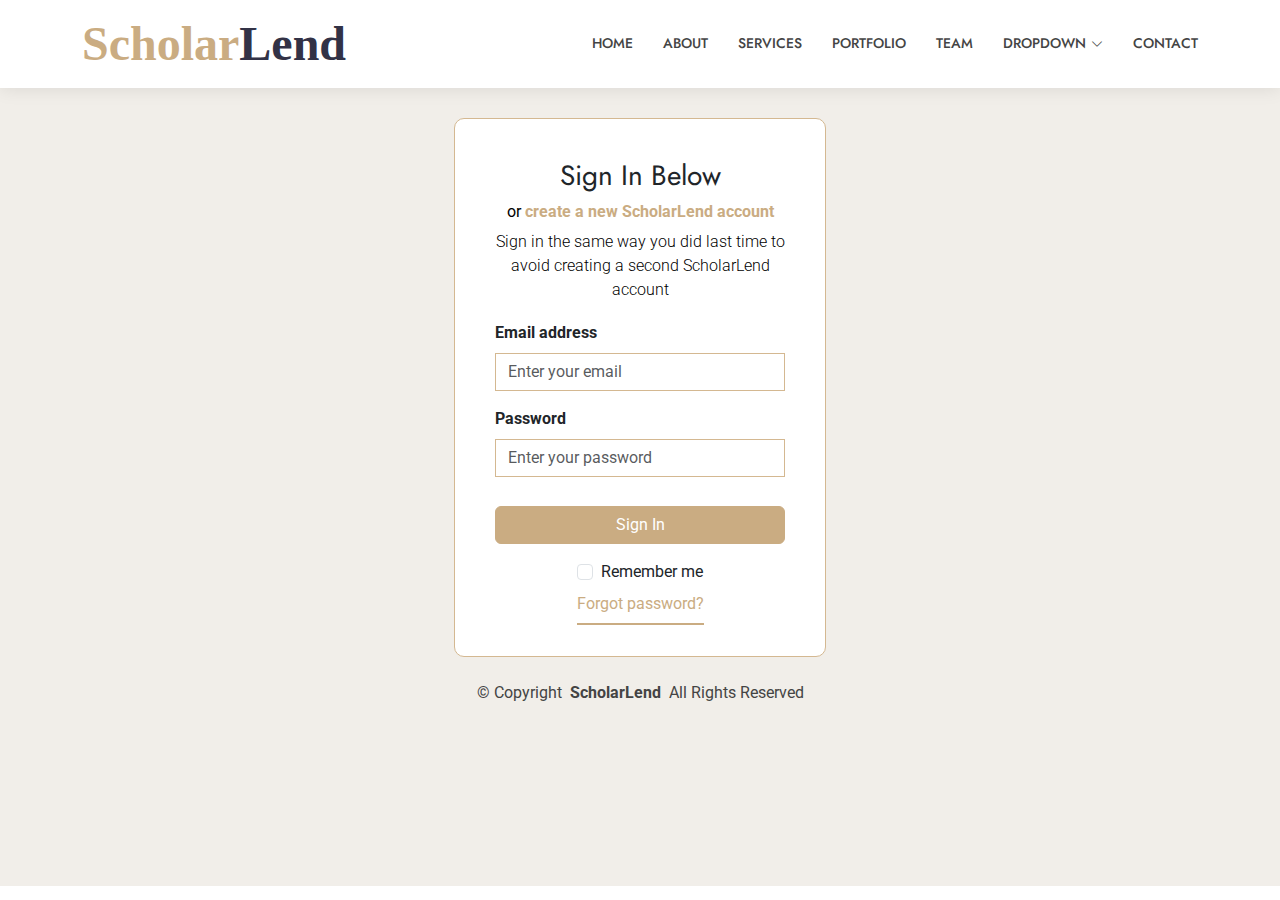
<file: starter-page.html>
<!DOCTYPE html>
<html lang="en">

<head>
  <meta charset="utf-8">
  <meta content="width=device-width, initial-scale=1.0" name="viewport">
  <title>Starter Page - Butterfly Bootstrap Template</title>
  <meta name="description" content="">
  <meta name="keywords" content="">

  <!-- Favicons -->
  <link href="assets/img/favicon.png" rel="icon">
  <link href="assets/img/apple-touch-icon.png" rel="apple-touch-icon">

  <!-- Fonts -->
  <link href="https://fonts.googleapis.com" rel="preconnect">
  <link href="https://fonts.gstatic.com" rel="preconnect" crossorigin>
  <link href="https://fonts.googleapis.com/css2?family=Roboto:ital,wght@0,100;0,300;0,400;0,500;0,700;0,900;1,100;1,300;1,400;1,500;1,700;1,900&family=Jost:ital,wght@0,100;0,200;0,300;0,400;0,500;0,600;0,700;0,800;0,900;1,100;1,200;1,300;1,400;1,500;1,600;1,700;1,800;1,900&display=swap" rel="stylesheet">

  <!-- Vendor CSS Files -->
  <link href="assets/vendor/bootstrap/css/bootstrap.min.css" rel="stylesheet">
  <link href="assets/vendor/bootstrap-icons/bootstrap-icons.css" rel="stylesheet">
  <link href="assets/vendor/aos/aos.css" rel="stylesheet">
  <link href="assets/vendor/glightbox/css/glightbox.min.css" rel="stylesheet">
  <link href="assets/vendor/swiper/swiper-bundle.min.css" rel="stylesheet">

  <!-- Main CSS File -->
  <link href="assets/css/main.css" rel="stylesheet">

  <!-- =======================================================
  * Template Name: Butterfly
  * Template URL: https://bootstrapmade.com/butterfly-free-bootstrap-theme/
  * Updated: Aug 07 2024 with Bootstrap v5.3.3
  * Author: BootstrapMade.com
  * License: https://bootstrapmade.com/license/
  ======================================================== -->
</head>

<body class="starter-page-page">

  <header id="header" class="header d-flex align-items-center sticky-top">
    <div class="container-fluid container-xl position-relative d-flex align-items-center justify-content-between">

      <a href="index.html" class="logo d-flex align-items-center">
        <h1 class="sitename" style="font-size: 3rem; font-weight: bold; text-decoration: none; font-family: 'Times New Roman', Times, serif; color: #caac82;">
          Scholar<span style="color: #323246;">Lend</span>
        </h1>
      </a>
      
      
      

      <nav id="navmenu" class="navmenu">
        <ul>
          <li><a href="#hero">Home</a></li>
          <li><a href="#about">About</a></li>
          <li><a href="#services">Services</a></li>
          <li><a href="#portfolio">Portfolio</a></li>
          <li><a href="#team">Team</a></li>
          <li class="dropdown"><a href="#"><span>Dropdown</span> <i class="bi bi-chevron-down toggle-dropdown"></i></a>
            <ul>
              <li><a href="#">Dropdown 1</a></li>
              <li class="dropdown"><a href="#"><span>Deep Dropdown</span> <i class="bi bi-chevron-down toggle-dropdown"></i></a>
                <ul>
                  <li><a href="#">Deep Dropdown 1</a></li>
                  <li><a href="#">Deep Dropdown 2</a></li>
                  <li><a href="#">Deep Dropdown 3</a></li>
                  <li><a href="#">Deep Dropdown 4</a></li>
                  <li><a href="#">Deep Dropdown 5</a></li>
                </ul>
              </li>
              <li><a href="#">Dropdown 2</a></li>
              <li><a href="#">Dropdown 3</a></li>
              <li><a href="#">Dropdown 4</a></li>
            </ul>
          </li>
          <li><a href="#contact">Contact</a></li>
        </ul>
        <i class="mobile-nav-toggle d-xl-none bi bi-list"></i>
      </nav>

    </div>
  </header>

  <main class="main" style="margin-top: -30px;">

    <!-- Starter Section Section -->
    <section id="starter-section" class="starter-section section" style="background-color: #f1eee9; height: 92vh;" >

<!-- Sign Up Form -->
<div class="container d-flex justify-content-center">
  <div class="col-md-6 col-lg-4">
    <div class="card p-4" style="border: 1px solid #d4b891; border-radius: 10px;">
      <div class="card-body">
        <h3 class="card-title text-center mb-2" style="font-weight: 400;">Sign In Below</h3>
        <p class="text-center">
          <span style="color: black;">or </span>
          <span style="color: #caac82; font-weight: bold;">create a new ScholarLend account</span>
        </p>
        <p class="text-center" style="margin: -10px">
          <span style="color: black; font-weight: 300; font-size: medium;">Sign in the same way you did last time to avoid creating a second ScholarLend account</span>
        </p>
        <form>
          <div class="mb-3" style="margin-top: 10%;">
            <label for="email" class="form-label" style="font-weight: bold;" >Email address</label>
            <input type="email" class="form-control" id="email" placeholder="Enter your email" style="border: 1px solid #d4b891; border-radius: 0%;">
          </div>
          <div class="mb-3">
            <label for="password" class="form-label" style="font-weight: bold;">Password</label>
            <input type="password" class="form-control" id="password" placeholder="Enter your password" style="border: 1px solid #d4b891; border-radius: 0%;">
          </div>
          <div class="d-grid gap-2" style="margin-top: 10%;">
            <button type="submit" class="btn btn-primary" style="background: #caac82; border-color: #caac82;">Sign In</button>
          </div>
          <div class="form-check mt-3 d-flex justify-content-center">
            <input class="form-check-input" type="checkbox" id="rememberMe">
            <label class="form-check-label ms-2" for="rememberMe" style="font-weight: 400;">
              Remember me
            </label>
          </div>
          
          <div class="text-center mt-2">
            <a href="#" style="color: #caac82; font-weight: 400; text-decoration: none; padding-bottom: 10px; border-bottom: 2px solid #caac82;">
              Forgot password?
            </a>
          </div>
        </form>
      </div>
    </div>
  </div>
</div>
<!-- End Sign Up Form -->






<div class="container copyright text-center mt-4">
  <p>© <span>Copyright</span> <strong class="px-1 sitename">ScholarLend</strong> <span>All Rights Reserved</span></p>
 
</div>


     

    </section><!-- /Starter Section Section -->

  </main>





  <!-- Vendor JS Files -->
  <script src="assets/vendor/bootstrap/js/bootstrap.bundle.min.js"></script>
  <script src="assets/vendor/php-email-form/validate.js"></script>
  <script src="assets/vendor/aos/aos.js"></script>
  <script src="assets/vendor/glightbox/js/glightbox.min.js"></script>
  <script src="assets/vendor/purecounter/purecounter_vanilla.js"></script>
  <script src="assets/vendor/imagesloaded/imagesloaded.pkgd.min.js"></script>
  <script src="assets/vendor/isotope-layout/isotope.pkgd.min.js"></script>
  <script src="assets/vendor/swiper/swiper-bundle.min.js"></script>

  <!-- Main JS File -->
  <script src="assets/js/main.js"></script>

</body>

</html>
</file>
<file: adminDashboard/style.css>
@import url('https://fonts.googleapis.com/css2?family=Poppins:wght@300;400;500;600;700;800&display=swap');

:root {
    --light: #f6f6f9;
    --primary: #1976D2;
    --light-primary: #CFE8FF;
    --grey: #eee;
    --dark-grey: #AAAAAA;
    --dark: #363949;
    --danger: #D32F2F;
	--light-danger: #FECDD3;
    --warning: #FBC02D;
    --light-warning: #FFF2C6;
    --success: #388E3C;
    --light-success: #BBF7D0;
}

*{
    margin: 0;
    padding: 0;
    box-sizing: border-box;
    font-family: 'Poppins', sans-serif;
}

.bx{
    font-size: 1.7rem;
}

a{
    text-decoration: none;
}

li{
    list-style: none;
}

html{
    overflow-x: hidden;
}

body.dark{
    --light: #181a1e;
    --grey: #25252c;
    --dark: #fbfbfb
}

body{
    background: var(--grey);
    overflow-x: hidden;
}

.sidebar{
    position: fixed;
    top: 0;
    left: 0;
    background: var(--light);
    width: 230px;
    height: 100%;
    z-index: 2000;
    overflow-x: hidden;
    scrollbar-width: none;
    transition: all 0.3s ease;
}

.sidebar::-webkit-scrollbar{
    display: none;
}

.sidebar.close{
    width: 60px;
}

.sidebar .logo{
    font-size: 24px;
    font-weight: 700;
    height: 56px;
    display: flex;
    align-items: center;
    color: var(--primary);
    z-index: 500;
    padding-bottom: 20px;
    box-sizing: content-box;
}

.sidebar .logo .logo-name span{
    color: var(--dark);
}

.sidebar .logo .bx{
    min-width: 60px;
    display: flex;
    justify-content: center;
    font-size: 2.2rem;
}

.sidebar .side-menu{
    width: 100%;
    margin-top: 48px;
}

.sidebar .side-menu li{
    height: 48px;
    background: transparent;
    margin-left: 6px;
    border-radius: 48px 0 0 48px;
    padding: 4px;
}

.sidebar .side-menu li.active{
    background: var(--grey);
    position: relative;
}

.sidebar .side-menu li.active::before{
    content: "";
    position: absolute;
    width: 40px;
    height: 40px;
    border-radius: 50%;
    top: -40px;
    right: 0;
    box-shadow: 20px 20px 0 var(--grey);
    z-index: -1;
}

.sidebar .side-menu li.active::after{
    content: "";
    position: absolute;
    width: 40px;
    height: 40px;
    border-radius: 50%;
    bottom: -40px;
    right: 0;
    box-shadow: 20px -20px 0 var(--grey);
    z-index: -1;
}

.sidebar .side-menu li a{
    width: 100%;
    height: 100%;
    background: var(--light);
    display: flex;
    align-items: center;
    border-radius: 48px;
    font-size: 16px;
    color: var(--dark);
    white-space: nowrap;
    overflow-x: hidden;
    transition: all 0.3s ease;
}

.sidebar .side-menu li.active a{
    color: var(--success);
}

.sidebar.close .side-menu li a{
    width: calc(48px - (4px * 2));
    transition: all 0.3s ease;
}

.sidebar .side-menu li a .bx{
    min-width: calc(60px - ((4px + 6px) * 2));
    display: flex;
    font-size: 1.6rem;
    justify-content: center;
}

.sidebar .side-menu li a.logout{
    color: var(--danger);
}

.content{
    position: relative;
    width: calc(100% - 230px);
    left: 230px;
    transition: all 0.3s ease;
}

.sidebar.close~.content{
    width: calc(100% - 60px);
    left: 60px;
}

.content nav{
    height: 56px;
    background: var(--light);
    padding: 0 24px 0 0;
    display: flex;
    align-items: center;
    grid-gap: 24px;
    position: sticky;
    top: 0;
    left: 0;
    z-index: 1000;
}

.content nav::before{
    content: "";
    position: absolute;
    width: 40px;
    height: 40px;
    bottom: -40px;
    left: 0;
    border-radius: 50%;
    box-shadow: -20px -20px 0 var(--light);
}

.content nav a{
    color: var(--dark);
}

.content nav .bx.bx-menu{
    cursor: pointer;
    color: var(--dark);
}

.content nav form{
    max-width: 400px;
    width: 100%;
    margin-right: auto;
}

.content nav form .form-input{
    display: flex;
    align-items: center;
    height: 36px;
}

.content nav form .form-input input{
    flex-grow: 1;
    padding: 0 16px;
    height: 100%;
    border: none;
    background: var(--grey);
    border-radius: 36px 0 0 36px;
    outline: none;
    width: 100%;
    color: var(--dark);
}

.content nav form .form-input button{
    width: 80px;
    height: 100%;
    display: flex;
    justify-content: center;
    align-items: center;
    background: var(--primary);
    color: var(--light);
    font-size: 18px;
    border: none;
    outline: none;
    border-radius: 0 36px 36px 0;
    cursor: pointer;
}

.content nav .notif{
    font-size: 20px;
    position: relative;
}

.content nav .notif .count{
    position: absolute;
    top: -6px;
    right: -6px;
    width: 20px;
    height: 20px;
    background: var(--danger);
    border-radius: 50%;
    color: var(--light);
    border: 2px solid var(--light);
    font-weight: 700;
    font-size: 12px;
    display: flex;
    align-items: center;
    justify-content: center;
}

.content nav .profile img{
    width: 36px;
    height: 36px;
    object-fit: cover;
    border-radius: 50%;
}

.content nav .theme-toggle{
    display: block;
    min-width: 50px;
    height: 25px;
    background: var(--grey);
    cursor: pointer;
    position: relative;
    border-radius: 25px;
}

.content nav .theme-toggle::before{
    content: "";
    position: absolute;
    top: 2px;
    left: 2px;
    bottom: 2px;
    width: calc(25px - 4px);
    background: var(--primary);
    border-radius: 50%;
    transition: all 0.3s ease;
}

.content nav #theme-toggle:checked+.theme-toggle::before{
    left: calc(100% - (25px - 4px) - 2px);
}

.content main{
    width: 100%;
    padding: 36px 24px;
    max-height: calc(100vh - 56px);
}

.content main .header{
    display: flex;
    align-items: center;
    justify-content: space-between;
    grid-gap: 16px;
    flex-wrap: wrap;
}

.content main .header .left h1{
    font-size: 36px;
    font-weight: 600;
    margin-bottom: 10px;
    color: var(--dark);
}

.content main .header .left .breadcrumb{
    display: flex;
    align-items: center;
    grid-gap: 16px;
}

.content main .header .left .breadcrumb li{
    color: var(--dark);
}

.content main .header .left .breadcrumb li a{
    color: var(--dark-grey);
    pointer-events: none;
}

.content main .header .left .breadcrumb li a.active{
    color: var(--primary);
    pointer-events: none;
}

.content main .header .report{
    height: 36px;
    padding: 0 16px;
    border-radius: 36px;
    background: var(--primary);
    color: var(--light);
    display: flex;
    align-items: center;
    justify-content: center;
    grid-gap: 10px;
    font-weight: 500;
}

.content main .insights{
    display: grid;
    grid-template-columns: repeat(auto-fit, minmax(240px, 1fr));
    grid-gap: 24px;
    margin-top: 36px;
}

.content main .insights li{
    padding: 24px;
    background: var(--light);
    border-radius: 20px;
    display: flex;
    align-items: center;
    grid-gap: 24px;
    cursor: pointer;
}

.content main .insights li .bx{
    width: 80px;
    height: 80px;
    border-radius: 10px;
    font-size: 36px;
    display: flex;
    align-items: center;
    justify-content: center;
}

.content main .insights li:nth-child(1) .bx{
    background: var(--light-primary);
    color: var(--primary);
}

.content main .insights li:nth-child(2) .bx{
    background: var(--light-warning);
    color: var(--warning);
}

.content main .insights li:nth-child(3) .bx{
    background: var(--light-success);
    color: var(--success);
}

.content main .insights li:nth-child(4) .bx{
    background: var(--light-danger);
    color: var(--danger);
}

.content main .insights li .info h3{
    font-size: 24px;
    font-weight: 600;
    color: var(--dark);
}

.content main .insights li .info p{
    color: var(--dark);
}

.content main .bottom-data{
    display: flex;
    flex-wrap: wrap;
    grid-gap: 24px;
    margin-top: 24px;
    width: 100%;
    color: var(--dark);
}

.content main .bottom-data>div{
    border-radius: 20px;
    background: var(--light);
    padding: 24px;
    overflow-x: auto;
}

.content main .bottom-data .header{
    display: flex;
    align-items: center;
    grid-gap: 16px;
    margin-bottom: 24px;
}

.content main .bottom-data .header h3{
    margin-right: auto;
    font-size: 24px;
    font-weight: 600;
}

.content main .bottom-data .header .bx{
    cursor: pointer;
}

.content main .bottom-data .orders{
    flex-grow: 1;
    flex-basis: 500px;
}

.content main .bottom-data .orders table{
    width: 100%;
    border-collapse: collapse;
}

.content main .bottom-data .orders table th{
    padding-bottom: 12px;
    font-size: 13px;
    text-align: left;
    border-bottom: 1px solid var(--grey);
}

.content main .bottom-data .orders table td{
    padding: 16px 0;
}

.content main .bottom-data .orders table tr td:first-child{
    display: flex;
    align-items: center;
    grid-gap: 12px;
    padding-left: 6px;
}

.content main .bottom-data .orders table td img{
    width: 36px;
    height: 36px;
    border-radius: 50%;
    object-fit: cover;
}

.content main .bottom-data .orders table tbody tr{
    cursor: pointer;
    transition: all 0.3s ease;
}

.content main .bottom-data .orders table tbody tr:hover{
    background: var(--grey);
}

.content main .bottom-data .orders table tr td .status{
    font-size: 10px;
    padding: 6px 16px;
    color: var(--light);
    border-radius: 20px;
    font-weight: 700;
}

.content main .bottom-data .orders table tr td .status.completed{
    background: var(--success);
}

.content main .bottom-data .orders table tr td .status.process{
    background: var(--primary);
}

.content main .bottom-data .orders table tr td .status.pending{
    background: var(--warning);
}

.content main .bottom-data .reminders{
    flex-grow: 1;
    flex-basis: 300px;
}

.content main .bottom-data .reminders .task-list{
    width: 100%;
}

.content main .bottom-data .reminders .task-list li{
    width: 100%;
    margin-bottom: 16px;
    background: var(--grey);
    padding: 14px 10px;
    border-radius: 10px;
    display: flex;
    align-items: center;
    justify-content: space-between;
}

.content main .bottom-data .reminders .task-list li .task-title{
    display: flex;
    align-items: center;
}

.content main .bottom-data .reminders .task-list li .task-title p{
    margin-left: 6px;
}

.content main .bottom-data .reminders .task-list li .bx{
  cursor: pointer;  
}

.content main .bottom-data .reminders .task-list li.completed{
    border-left: 10px solid var(--success);
}

.content main .bottom-data .reminders .task-list li.not-completed{
    border-left: 10px solid var(--danger);
}

.content main .bottom-data .reminders .task-list li:last-child{
   margin-bottom: 0;
}

@media screen and (max-width: 768px) {
    .sidebar{
        width: 200px;
    }

    .content{
        width: calc(100% - 60px);
        left: 200px;
    }

}

@media screen and (max-width: 576px) {
    
    .content nav form .form-input input{
        display: none;
    }

    .content nav form .form-input button{
        width: auto;
        height: auto;
        background: transparent;
        color: var(--dark);
        border-radius: none;
    }

    .content nav form.show .form-input input{
        display: block;
        width: 100%;
    }

    .content nav form.show .form-input button{
        width: 36px;
        height: 100%;
        color: var(--light);
        background: var(--danger);
        border-radius: 0 36px 36px 0;
    }

    .content nav form.show~.notif, .content nav form.show~.profile{
        display: none;
    }

    .content main .insights {
        grid-template-columns: 1fr;
    }

    .content main .bottom-data .header{
        min-width: 340px;
    }

    .content main .bottom-data .orders table{
        min-width: 340px;
    }

    .content main .bottom-data .reminders .task-list{
        min-width: 340px;
    }

}
</file>
<file: dashboard/styles.css>
:root {
  --main-bg-color: #009d63;
  --main-text-color: #009d63;
  --second-text-color: #bbbec5;
  --second-bg-color: #c1efde;
}

.primary-text {
  color: black;
}

.second-text {
  color: var(--second-text-color);
}

.primary-bg {
  background-color: var(--main-bg-color);
}

.secondary-bg {
  background-color: var(--second-bg-color);
}

.rounded-full {
  border-radius: 100%;
}



#sidebar-wrapper {
  min-height: 100vh; /* Ensures the sidebar takes full viewport height */
  margin-left: -25rem; /* Initially hidden */
  transition: margin 0.25s ease-out;
  border-right: 4px solid #f0f0f0; /* Adds a 4px border on the left with a gray color */
}


#sidebar-wrapper .sidebar-heading {
  padding: 0.875rem 1.25rem;
  font-size: 1.2rem;
}

#sidebar-wrapper .list-group {
  width: 25rem;
}

#page-content-wrapper {
  min-width: 100vw; /* Full width by default */
}

#wrapper.toggled #sidebar-wrapper {
  margin-left: 0; /* Show the sidebar */
}

#wrapper.toggled #page-content-wrapper {
  min-width: calc(100vw - 25rem); /* Adjust to account for sidebar width */
}

#menu-toggle {
  cursor: pointer;
}

.list-group-item {
  border: none;
  padding: 20px 30px;
}

.list-group-item.active {
  background-color: transparent;
  color: var(--main-text-color);
  font-weight:100;
  border: none;
}

.list-group-item {
  border-radius: 8px; /* Add border radius to list items */
  transition: background-color 0.3s ease; /* Smooth transition effect */
}

.list-group-item:hover {
  background-color: brown; /* Set background color on hover */
  color: black; /* Set text color on hover */
}

@media (min-width: 768px) {
  #sidebar-wrapper {
    margin-left: 0; /* Always visible on larger screens */
  }

  #page-content-wrapper {
    min-width: 0;
    width: 100%; /* Full width on larger screens */
  }

  #wrapper.toggled #sidebar-wrapper {
    margin-left: -25rem; /* Hide on toggle */
  }
}
</file>
<file: assets/css/main.css>
/**
* Template Name: Butterfly
* Template URL: https://bootstrapmade.com/butterfly-free-bootstrap-theme/
* Updated: Aug 07 2024 with Bootstrap v5.3.3
* Author: BootstrapMade.com
* License: https://bootstrapmade.com/license/
*/

/*--------------------------------------------------------------
# Font & Color Variables
# Help: https://bootstrapmade.com/color-system/
--------------------------------------------------------------*/
/* Fonts */
:root {
  --default-font: "Roboto",  system-ui, -apple-system, "Segoe UI", Roboto, "Helvetica Neue", Arial, "Noto Sans", "Liberation Sans", sans-serif, "Apple Color Emoji", "Segoe UI Emoji", "Segoe UI Symbol", "Noto Color Emoji";
  --heading-font: "Jost",  sans-serif;
  --nav-font: "Jost",  sans-serif;
}

/* Global Colors - The following color variables are used throughout the website. Updating them here will change the color scheme of the entire website */
:root { 
  --background-color: #ffffff; /* Background color for the entire website, including individual sections */
  --default-color: #444444; /* Default color used for the majority of the text content across the entire website */
  --heading-color: #0f394c; /* Color for headings, subheadings and title throughout the website */
  --accent-color: #caaa82; /* Accent color that represents your brand on the website. It's used for buttons, links, and other elements that need to stand out */
  --surface-color: #ffffff; /* The surface color is used as a background of boxed elements within sections, such as cards, icon boxes, or other elements that require a visual separation from the global background. */
  --contrast-color: #ffffff; /* Contrast color for text, ensuring readability against backgrounds of accent, heading, or default colors. */
}

/* Nav Menu Colors - The following color variables are used specifically for the navigation menu. They are separate from the global colors to allow for more customization options */
:root {
  --nav-color: #444444;  /* The default color of the main navmenu links */
  --nav-hover-color: #ccaa82; /* Applied to main navmenu links when they are hovered over or active */
  --nav-mobile-background-color: #ffffff; /* Used as the background color for mobile navigation menu */
  --nav-dropdown-background-color: #ffffff; /* Used as the background color for dropdown items that appear when hovering over primary navigation items */
  --nav-dropdown-color: #444444; /* Used for navigation links of the dropdown items in the navigation menu. */
  --nav-dropdown-hover-color: #49b5e7; /* Similar to --nav-hover-color, this color is applied to dropdown navigation links when they are hovered over. */
}

/* Color Presets - These classes override global colors when applied to any section or element, providing reuse of the sam color scheme. */

.light-background {
  --background-color: #f5fbff;
  --surface-color: #ffffff;
}

.dark-background {
  --background-color: #060606;
  --default-color: #ffffff;
  --heading-color: #ffffff;
  --surface-color: #252525;
  --contrast-color: #ffffff;
}

/* Smooth scroll */
:root {
  scroll-behavior: smooth;
}

/*--------------------------------------------------------------
# General Styling & Shared Classes
--------------------------------------------------------------*/
body {
  color: var(--default-color);
  background-color: var(--background-color);
  font-family: var(--default-font);
}

a {
  color: var(--accent-color);
  text-decoration: none;
  transition: 0.3s;
}

a:hover {
  color: color-mix(in srgb, var(--accent-color), transparent 25%);
  text-decoration: none;
}

h1,
h2,
h3,
h4,
h5,
h6 {
  color: var(--heading-color);
  font-family: var(--heading-font);
}

/* Pulsating Play Button
------------------------------*/
.pulsating-play-btn {
  width: 94px;
  height: 94px;
  background: radial-gradient(var(--accent-color) 50%, color-mix(in srgb, var(--accent-color), transparent 75%) 52%);
  border-radius: 50%;
  display: block;
  position: relative;
  overflow: hidden;
}

.pulsating-play-btn:before {
  content: "";
  position: absolute;
  width: 120px;
  height: 120px;
  animation-delay: 0s;
  animation: pulsate-play-btn 2s;
  animation-direction: forwards;
  animation-iteration-count: infinite;
  animation-timing-function: steps;
  opacity: 1;
  border-radius: 50%;
  border: 5px solid color-mix(in srgb, var(--accent-color), transparent 30%);
  top: -15%;
  left: -15%;
  background: rgba(198, 16, 0, 0);
}

.pulsating-play-btn:after {
  content: "";
  position: absolute;
  left: 50%;
  top: 50%;
  transform: translateX(-40%) translateY(-50%);
  width: 0;
  height: 0;
  border-top: 10px solid transparent;
  border-bottom: 10px solid transparent;
  border-left: 15px solid #fff;
  z-index: 100;
  transition: all 400ms cubic-bezier(0.55, 0.055, 0.675, 0.19);
}

.pulsating-play-btn:hover:before {
  content: "";
  position: absolute;
  left: 50%;
  top: 50%;
  transform: translateX(-40%) translateY(-50%);
  width: 0;
  height: 0;
  border: none;
  border-top: 10px solid transparent;
  border-bottom: 10px solid transparent;
  border-left: 15px solid #fff;
  z-index: 200;
  animation: none;
  border-radius: 0;
}

.pulsating-play-btn:hover:after {
  border-left: 15px solid var(--accent-color);
  transform: scale(20);
}

@keyframes pulsate-play-btn {
  0% {
    transform: scale(0.6, 0.6);
    opacity: 1;
  }

  100% {
    transform: scale(1, 1);
    opacity: 0;
  }
}

/* PHP Email Form Messages
------------------------------*/
.php-email-form .error-message {
  display: none;
  background: #df1529;
  color: #ffffff;
  text-align: left;
  padding: 15px;
  margin-bottom: 24px;
  font-weight: 600;
}

.php-email-form .sent-message {
  display: none;
  color: #ffffff;
  background: #059652;
  text-align: center;
  padding: 15px;
  margin-bottom: 24px;
  font-weight: 600;
}

.php-email-form .loading {
  display: none;
  background: var(--surface-color);
  text-align: center;
  padding: 15px;
  margin-bottom: 24px;
}

.php-email-form .loading:before {
  content: "";
  display: inline-block;
  border-radius: 50%;
  width: 24px;
  height: 24px;
  margin: 0 10px -6px 0;
  border: 3px solid var(--accent-color);
  border-top-color: var(--surface-color);
  animation: php-email-form-loading 1s linear infinite;
}

@keyframes php-email-form-loading {
  0% {
    transform: rotate(0deg);
  }

  100% {
    transform: rotate(360deg);
  }
}

/*--------------------------------------------------------------
# Global Header
--------------------------------------------------------------*/
.header {
  color: var(--default-color);
  background-color: var(--background-color);
  padding: 15px 0;
  transition: all 0.5s;
  z-index: 997;
  box-shadow: 0px 0 18px rgba(0, 0, 0, 0.1);
}

.header .logo {
  line-height: 1;
}

.header .logo img {
  max-height: 32px;
  margin-right: 8px;
}

.header .logo h1 {
  font-size: 30px;
  margin: 0;
  font-weight: 700;
  color: var(--heading-color);
}

/*--------------------------------------------------------------
# Navigation Menu
--------------------------------------------------------------*/
/* Navmenu - Desktop */
@media (min-width: 1200px) {
  .navmenu {
    padding: 0;
  }

  .navmenu ul {
    margin: 0;
    padding: 0;
    display: flex;
    list-style: none;
    align-items: center;
  }

  .navmenu li {
    position: relative;
  }

  .navmenu a,
  .navmenu a:focus {
    color: var(--nav-color);
    padding: 18px 15px;
    font-size: 14px;
    font-family: var(--nav-font);
    font-weight: 500;
    text-transform: uppercase;
    display: flex;
    align-items: center;
    justify-content: space-between;
    white-space: nowrap;
    transition: 0.3s;
  }

  .navmenu a i,
  .navmenu a:focus i {
    font-size: 12px;
    line-height: 0;
    margin-left: 5px;
    transition: 0.3s;
  }

  .navmenu li:last-child a {
    padding-right: 0;
  }

  .navmenu li:hover>a,
  .navmenu .active,
  .navmenu .active:focus {
    color: var(--nav-hover-color);
  }

  .navmenu .dropdown ul {
    margin: 0;
    padding: 10px 0;
    background: var(--nav-dropdown-background-color);
    display: block;
    position: absolute;
    visibility: hidden;
    left: 14px;
    top: 130%;
    opacity: 0;
    transition: 0.3s;
    border-radius: 4px;
    z-index: 99;
    box-shadow: 0px 0px 30px rgba(0, 0, 0, 0.1);
  }

  .navmenu .dropdown ul li {
    min-width: 200px;
  }

  .navmenu .dropdown ul a {
    padding: 10px 20px;
    font-size: 15px;
    text-transform: none;
    color: var(--nav-dropdown-color);
  }

  .navmenu .dropdown ul a i {
    font-size: 12px;
  }

  .navmenu .dropdown ul a:hover,
  .navmenu .dropdown ul .active:hover,
  .navmenu .dropdown ul li:hover>a {
    color: var(--nav-dropdown-hover-color);
  }

  .navmenu .dropdown:hover>ul {
    opacity: 1;
    top: 100%;
    visibility: visible;
  }

  .navmenu .dropdown .dropdown ul {
    top: 0;
    left: -90%;
    visibility: hidden;
  }

  .navmenu .dropdown .dropdown:hover>ul {
    opacity: 1;
    top: 0;
    left: -100%;
    visibility: visible;
  }
}

/* Navmenu - Mobile */
@media (max-width: 1199px) {
  .mobile-nav-toggle {
    color: var(--nav-color);
    font-size: 28px;
    line-height: 0;
    margin-right: 10px;
    cursor: pointer;
    transition: color 0.3s;
  }

  .navmenu {
    padding: 0;
    z-index: 9997;
  }

  .navmenu ul {
    display: none;
    list-style: none;
    position: absolute;
    inset: 60px 20px 20px 20px;
    padding: 10px 0;
    margin: 0;
    border-radius: 6px;
    background-color: var(--nav-mobile-background-color);
    overflow-y: auto;
    transition: 0.3s;
    z-index: 9998;
    box-shadow: 0px 0px 30px rgba(0, 0, 0, 0.1);
  }

  .navmenu a,
  .navmenu a:focus {
    color: var(--nav-dropdown-color);
    padding: 10px 20px;
    font-family: var(--nav-font);
    font-size: 17px;
    font-weight: 500;
    display: flex;
    align-items: center;
    justify-content: space-between;
    white-space: nowrap;
    transition: 0.3s;
  }

  .navmenu a i,
  .navmenu a:focus i {
    font-size: 12px;
    line-height: 0;
    margin-left: 5px;
    width: 30px;
    height: 30px;
    display: flex;
    align-items: center;
    justify-content: center;
    border-radius: 50%;
    transition: 0.3s;
    background-color: color-mix(in srgb, var(--accent-color), transparent 90%);
  }

  .navmenu a i:hover,
  .navmenu a:focus i:hover {
    background-color: var(--accent-color);
    color: var(--contrast-color);
  }

  .navmenu a:hover,
  .navmenu .active,
  .navmenu .active:focus {
    color: var(--nav-dropdown-hover-color);
  }

  .navmenu .active i,
  .navmenu .active:focus i {
    background-color: var(--accent-color);
    color: var(--contrast-color);
    transform: rotate(180deg);
  }

  .navmenu .dropdown ul {
    position: static;
    display: none;
    z-index: 99;
    padding: 10px 0;
    margin: 10px 20px;
    background-color: var(--nav-dropdown-background-color);
    border: 1px solid color-mix(in srgb, var(--default-color), transparent 90%);
    box-shadow: none;
    transition: all 0.5s ease-in-out;
  }

  .navmenu .dropdown ul ul {
    background-color: rgba(33, 37, 41, 0.1);
  }

  .navmenu .dropdown>.dropdown-active {
    display: block;
    background-color: rgba(33, 37, 41, 0.03);
  }

  .mobile-nav-active {
    overflow: hidden;
  }

  .mobile-nav-active .mobile-nav-toggle {
    color: #fff;
    position: absolute;
    font-size: 32px;
    top: 15px;
    right: 15px;
    margin-right: 0;
    z-index: 9999;
  }

  .mobile-nav-active .navmenu {
    position: fixed;
    overflow: hidden;
    inset: 0;
    background: rgba(33, 37, 41, 0.8);
    transition: 0.3s;
  }

  .mobile-nav-active .navmenu>ul {
    display: block;
  }
}

/*--------------------------------------------------------------
# Global Footer
--------------------------------------------------------------*/
.footer {
  color: var(--default-color);
  background-color: var(--background-color);
  font-size: 14px;
  padding-bottom: 50px;
  position: relative;
}

.footer .footer-top {
  padding-top: 50px;
  border-top: 1px solid color-mix(in srgb, var(--default-color), transparent 90%);
}

.footer .footer-about .logo {
  line-height: 1;
  margin-bottom: 25px;
}

.footer .footer-about .logo img {
  max-height: 40px;
  margin-right: 6px;
}

.footer .footer-about .logo span {
  color: var(--heading-color);
  font-size: 30px;
  font-weight: 700;
  letter-spacing: 1px;
  font-family: var(--heading-font);
}

.footer .footer-about p {
  font-size: 14px;
  font-family: var(--heading-font);
}

.footer .social-links a {
  display: flex;
  align-items: center;
  justify-content: center;
  width: 40px;
  height: 40px;
  border-radius: 50%;
  border: 1px solid color-mix(in srgb, var(--default-color), transparent 50%);
  font-size: 16px;
  color: color-mix(in srgb, var(--default-color), transparent 50%);
  margin-right: 10px;
  transition: 0.3s;
}

.footer .social-links a:hover {
  color: var(--accent-color);
  border-color: var(--accent-color);
}

.footer h4 {
  font-size: 16px;
  font-weight: bold;
  position: relative;
  padding-bottom: 12px;
}

.footer .footer-links {
  margin-bottom: 30px;
}

.footer .footer-links ul {
  list-style: none;
  padding: 0;
  margin: 0;
}

.footer .footer-links ul i {
  padding-right: 2px;
  font-size: 12px;
  line-height: 0;
}

.footer .footer-links ul li {
  padding: 10px 0;
  display: flex;
  align-items: center;
}

.footer .footer-links ul li:first-child {
  padding-top: 0;
}

.footer .footer-links ul a {
  color: color-mix(in srgb, var(--default-color), transparent 20%);
  display: inline-block;
  line-height: 1;
}

.footer .footer-links ul a:hover {
  color: var(--accent-color);
}

.footer .footer-contact p {
  margin-bottom: 5px;
}

.footer .copyright {
  padding-top: 25px;
  padding-bottom: 25px;
  background-color: color-mix(in srgb, var(--default-color), transparent 95%);
}

.footer .copyright p {
  margin-bottom: 0;
}

.footer .credits {
  margin-top: 6px;
  font-size: 13px;
}

/*--------------------------------------------------------------
# Preloader
--------------------------------------------------------------*/
#preloader {
  position: fixed;
  inset: 0;
  z-index: 9999;
  overflow: hidden;
  background-color: var(--background-color);
  transition: all 0.6s ease-out;
  width: 100%;
  height: 100vh;
}

#preloader:before,
#preloader:after {
  content: "";
  position: absolute;
  border: 4px solid var(--accent-color);
  border-radius: 50%;
  animation: animate-preloader 2s cubic-bezier(0, 0.2, 0.8, 1) infinite;
}

#preloader:after {
  animation-delay: -0.5s;
}

@keyframes animate-preloader {
  0% {
    width: 10px;
    height: 10px;
    top: calc(50% - 5px);
    left: calc(50% - 5px);
    opacity: 1;
  }

  100% {
    width: 72px;
    height: 72px;
    top: calc(50% - 36px);
    left: calc(50% - 36px);
    opacity: 0;
  }
}

/*--------------------------------------------------------------
# Scroll Top Button
--------------------------------------------------------------*/
.scroll-top {
  position: fixed;
  visibility: hidden;
  opacity: 0;
  right: 15px;
  bottom: 15px;
  z-index: 99999;
  background-color: var(--accent-color);
  width: 40px;
  height: 40px;
  border-radius: 4px;
  transition: all 0.4s;
}

.scroll-top i {
  font-size: 24px;
  color: var(--contrast-color);
  line-height: 0;
}

.scroll-top:hover {
  background-color: color-mix(in srgb, var(--accent-color), transparent 20%);
  color: var(--contrast-color);
}

.scroll-top.active {
  visibility: visible;
  opacity: 1;
}

/*--------------------------------------------------------------
# Disable aos animation delay on mobile devices
--------------------------------------------------------------*/
@media screen and (max-width: 768px) {
  [data-aos-delay] {
    transition-delay: 0 !important;
  }
}

/*--------------------------------------------------------------
# Global Page Titles & Breadcrumbs
--------------------------------------------------------------*/
.page-title {
  --background-color: color-mix(in srgb, var(--default-color), transparent 96%);
  color: var(--default-color);
  background-color: var(--background-color);
  padding: 120px 0;
  text-align: center;
  position: relative;
}

.page-title h1 {
  font-size: 42px;
  font-weight: 700;
  margin-bottom: 10px;
}

.page-title .breadcrumbs ol {
  display: flex;
  flex-wrap: wrap;
  list-style: none;
  justify-content: center;
  padding: 0;
  margin: 0;
  font-size: 16px;
  font-weight: 400;
}

.page-title .breadcrumbs ol li+li {
  padding-left: 10px;
}

.page-title .breadcrumbs ol li+li::before {
  content: "/";
  display: inline-block;
  padding-right: 10px;
  color: color-mix(in srgb, var(--default-color), transparent 70%);
}

/*--------------------------------------------------------------
# Global Sections
--------------------------------------------------------------*/
section,
.section {
  color: var(--default-color);
  background-color: var(--background-color);
  padding: 60px 0;
  scroll-margin-top: 87px;
  overflow: clip;
}

@media (max-width: 1199px) {

  section,
  .section {
    scroll-margin-top: 62px;
  }
}

/*--------------------------------------------------------------
# Global Section Titles
--------------------------------------------------------------*/
.section-title {
  text-align: center;
  padding-bottom: 60px;
  position: relative;
}

.section-title h2 {
  font-size: 32px;
  font-weight: 700;
  margin-bottom: 15px;
}

.section-title p {
  margin-bottom: 0;
}

/*--------------------------------------------------------------
# Hero Section
--------------------------------------------------------------*/
.hero {
  width: 100%;
  min-height: 70vh;
  position: relative;
  padding: 120px 0 150px 0;
  display: flex;
  align-items: center;
}

.hero h2 {
  margin: 0;
  font-size: 72px;
  font-weight: 700;
  line-height: 76px;
}

.hero p {
  color: color-mix(in srgb, var(--default-color), transparent 30%);
  margin: 5px 0 10px 0;
  font-size: 20px;
  font-weight: 400;
}

.hero .cta-btn {
  color: var(--contrast-color);
  background: var(--accent-color);
  font-family: var(--heading-font);
  font-weight: 400;
  font-size: 14px;
  letter-spacing: 1px;
  padding: 8px 35px;
  border-radius: 3px;
  transition: 0.5s;
  text-transform: uppercase;
  display: flex;
  align-items: center;
  justify-content: center;
}

.hero .cta-btn:hover {
  background: var(--accent-color);
  color: var(--contrast-color);
}

.hero .cta-btn i {
  font-size: 16px;
  line-height: 0;
  margin-right: 8px;
}

@media (max-width: 768px) {
  .hero h2 {
    font-size: 28px;
    line-height: 36px;
  }

  .hero p {
    font-size: 18px;
    line-height: 24px;
    margin-bottom: 30px;
  }

  .hero .download-btn {
    font-size: 14px;
    padding: 8px 20px 10px 20px;
  }
}

/*--------------------------------------------------------------
# About Section
--------------------------------------------------------------*/
.about .content h3 {
  font-size: 2rem;
  font-weight: 700;
}

.about .content ul {
  list-style: none;
  padding: 0;
}

.about .content ul li {
  display: flex;
  align-items: flex-start;
  margin-top: 40px;
}

.about .content ul i {
  flex-shrink: 0;
  font-size: 48px;
  color: var(--accent-color);
  margin-right: 20px;
  line-height: 0;
}

.about .content ul h5 {
  font-size: 18px;
  font-weight: 700;
}

.about .content ul p {
  font-size: 15px;
}

.about .content p:last-child {
  margin-bottom: 0;
}

.about .pulsating-play-btn {
  position: absolute;
  left: calc(50% - 47px);
  top: calc(50% - 47px);
}

/*--------------------------------------------------------------
# Stats Section
--------------------------------------------------------------*/
.stats {
  position: relative;
  padding: 120px 0;
}

.stats img {
  position: absolute;
  inset: 0;
  display: block;
  width: 100%;
  height: 100%;
  object-fit: cover;
  z-index: 1;
}

.stats:before {
  content: "";
  background: color-mix(in srgb, var(--background-color), transparent 30%);
  position: absolute;
  inset: 0;
  z-index: 2;
}

.stats .container {
  position: relative;
  z-index: 3;
}

.stats .stats-item {
  padding: 30px;
  width: 100%;
}

.stats .stats-item span {
  font-size: 48px;
  display: block;
  color: var(--accent-color);
  font-weight: 700;
}

.stats .stats-item p {
  padding: 0;
  margin: 0;
  font-family: var(--heading-font);
  font-size: 16px;
  font-weight: 400;
  color: var(--default-color);
}

/*--------------------------------------------------------------
# Clients Section
--------------------------------------------------------------*/
.clients .clients-wrap {
  border-top: 1px solid color-mix(in srgb, var(--default-color), transparent 85%);
  border-left: 1px solid color-mix(in srgb, var(--default-color), transparent 85%);
}

.clients .client-logo {
  background-color: var(--surface-color);
  display: flex;
  justify-content: center;
  align-items: center;
  border-right: 1px solid color-mix(in srgb, var(--default-color), transparent 85%);
  border-bottom: 1px solid color-mix(in srgb, var(--default-color), transparent 85%);
  overflow: hidden;
}

.clients .client-logo img {
  padding: 50px;
  max-width: 80%;
  transition: 0.3s;
}

@media (max-width: 640px) {
  .clients .client-logo img {
    padding: 30px;
    max-width: 50%;
  }
}

.clients .client-logo:hover img {
  transform: scale(1.1);
}

/*--------------------------------------------------------------
# Services Section
--------------------------------------------------------------*/
.services .service-item {
  background-color: var(--surface-color);
  box-shadow: 0 5px 30px 0 rgba(0, 0, 0, 0.1);
  padding: 60px 30px 60px 70px;
  transition: all ease-in-out 0.3s;
  border-radius: 18px;
  height: 100%;
  position: relative;
  overflow: hidden;
}

.services .service-item .icon {
  position: absolute;
  left: -20px;
  top: calc(50% - 30px);
}

.services .service-item .icon i {
  font-size: 64px;
  line-height: 1;
  transition: 0.5s;
}

.services .service-item h3 {
  font-weight: 700;
  margin: 10px 0 15px 0;
  font-size: 22px;
  transition: ease-in-out 0.3s;
}

.services .service-item p {
  line-height: 24px;
  font-size: 14px;
  margin-bottom: 0;
}

@media (min-width: 1365px) {
  .services .service-item:hover {
    transform: translateY(-10px);
  }

  .services .service-item:hover h3 {
    color: var(--accent-color);
  }
}

/*--------------------------------------------------------------
# Portfolio Section
--------------------------------------------------------------*/
.portfolio .portfolio-filters {
  padding: 0;
  margin: 0 auto 20px auto;
  list-style: none;
  text-align: center;
}

.portfolio .portfolio-filters li {
  cursor: pointer;
  display: inline-block;
  padding: 0;
  font-size: 18px;
  font-weight: 500;
  margin: 0 10px;
  line-height: 1;
  margin-bottom: 5px;
  transition: all 0.3s ease-in-out;
}

.portfolio .portfolio-filters li:hover,
.portfolio .portfolio-filters li.filter-active {
  color: var(--accent-color);
}

.portfolio .portfolio-filters li:first-child {
  margin-left: 0;
}

.portfolio .portfolio-filters li:last-child {
  margin-right: 0;
}

@media (max-width: 575px) {
  .portfolio .portfolio-filters li {
    font-size: 14px;
    margin: 0 5px;
  }
}

.portfolio .portfolio-content {
  position: relative;
  overflow: hidden;
}

.portfolio .portfolio-content img {
  transition: 0.3s;
}

.portfolio .portfolio-content .portfolio-info {
  opacity: 0;
  position: absolute;
  inset: 0;
  z-index: 3;
  transition: all ease-in-out 0.3s;
  background: rgba(0, 0, 0, 0.6);
  padding: 15px;
}

.portfolio .portfolio-content .portfolio-info h4 {
  font-size: 14px;
  padding: 5px 10px;
  font-weight: 400;
  color: #ffffff;
  display: inline-block;
  background-color: var(--accent-color);
}

.portfolio .portfolio-content .portfolio-info p {
  position: absolute;
  bottom: 10px;
  text-align: center;
  display: inline-block;
  left: 0;
  right: 0;
  font-size: 16px;
  font-weight: 600;
  color: rgba(255, 255, 255, 0.8);
}

.portfolio .portfolio-content .portfolio-info .preview-link,
.portfolio .portfolio-content .portfolio-info .details-link {
  position: absolute;
  left: calc(50% - 40px);
  font-size: 26px;
  top: calc(50% - 14px);
  color: #fff;
  transition: 0.3s;
  line-height: 1.2;
}

.portfolio .portfolio-content .portfolio-info .preview-link:hover,
.portfolio .portfolio-content .portfolio-info .details-link:hover {
  color: var(--accent-color);
}

.portfolio .portfolio-content .portfolio-info .details-link {
  left: 50%;
  font-size: 34px;
  line-height: 0;
}

.portfolio .portfolio-content:hover .portfolio-info {
  opacity: 1;
}

.portfolio .portfolio-content:hover img {
  transform: scale(1.1);
}

/*--------------------------------------------------------------
# Testimonials Section
--------------------------------------------------------------*/
.testimonials {
  padding: 80px 0;
  position: relative;
}

.testimonials:before {
  content: "";
  background: color-mix(in srgb, var(--background-color), transparent 30%);
  position: absolute;
  inset: 0;
  z-index: 2;
}

.testimonials .testimonials-bg {
  position: absolute;
  inset: 0;
  display: block;
  width: 100%;
  height: 100%;
  object-fit: cover;
  z-index: 1;
}

.testimonials .container {
  position: relative;
  z-index: 3;
}

.testimonials .testimonials-carousel,
.testimonials .testimonials-slider {
  overflow: hidden;
}

.testimonials .testimonial-item {
  text-align: center;
}

.testimonials .testimonial-item .testimonial-img {
  width: 100px;
  border-radius: 50%;
  border: 6px solid color-mix(in srgb, var(--default-color), transparent 85%);
  margin: 0 auto;
}

.testimonials .testimonial-item h3 {
  font-size: 20px;
  font-weight: bold;
  margin: 10px 0 5px 0;
}

.testimonials .testimonial-item h4 {
  font-size: 14px;
  margin: 0 0 15px 0;
  color: color-mix(in srgb, var(--default-color), transparent 40%);
}

.testimonials .testimonial-item .stars {
  margin-bottom: 15px;
}

.testimonials .testimonial-item .stars i {
  color: #ffc107;
  margin: 0 1px;
}

.testimonials .testimonial-item .quote-icon-left,
.testimonials .testimonial-item .quote-icon-right {
  color: color-mix(in srgb, var(--default-color), transparent 40%);
  font-size: 26px;
  line-height: 0;
}

.testimonials .testimonial-item .quote-icon-left {
  display: inline-block;
  left: -5px;
  position: relative;
}

.testimonials .testimonial-item .quote-icon-right {
  display: inline-block;
  right: -5px;
  position: relative;
  top: 10px;
  transform: scale(-1, -1);
}

.testimonials .testimonial-item p {
  font-style: italic;
  margin: 0 auto 15px auto;
}

.testimonials .swiper-wrapper {
  height: auto;
}

.testimonials .swiper-pagination {
  margin-top: 20px;
  position: relative;
}

.testimonials .swiper-pagination .swiper-pagination-bullet {
  width: 12px;
  height: 12px;
  background-color: color-mix(in srgb, var(--default-color), transparent 50%);
  opacity: 0.5;
}

.testimonials .swiper-pagination .swiper-pagination-bullet-active {
  background-color: var(--default-color);
  opacity: 1;
}

@media (min-width: 992px) {
  .testimonials .testimonial-item p {
    width: 80%;
  }
}

/*--------------------------------------------------------------
# Team Section
--------------------------------------------------------------*/
.team {
  --default-color: #ffffff;
}

.team .member {
  text-align: center;
  position: relative;
  height: 100%;
}

.team .member .member-info {
  opacity: 0;
  display: flex;
  justify-content: center;
  align-items: center;
  position: absolute;
  inset: 0;
  transition: 0.2s;
}

.team .member .member-info-content {
  margin-top: -50px;
  transition: margin 0.2s;
}

.team .member:hover .member-info {
  background: rgba(0, 0, 0, 0.6);
  opacity: 1;
  transition: 0.4s;
}

.team .member:hover .member-info-content {
  margin-top: 0;
  transition: margin 0.4s;
}

.team .member h4 {
  color: var(--contrast-color);
  font-weight: 700;
  margin-bottom: 2px;
  font-size: 18px;
}

.team .member span {
  font-style: italic;
  display: block;
  font-size: 13px;
}

.team .member .social {
  margin-top: 15px;
}

.team .member .social a {
  transition: 0.3s;
  color: var(--default-color);
}

.team .member .social a:hover {
  color: var(--accent-color);
}

.team .member .social i {
  font-size: 18px;
  margin: 0 2px;
}

/*--------------------------------------------------------------
# Gallery Section
--------------------------------------------------------------*/
.gallery .gallery-item {
  overflow: hidden;
  border-right: 3px solid var(--background-color);
  border-bottom: 3px solid var(--background-color);
}

.gallery .gallery-item img {
  transition: all ease-in-out 0.4s;
}

.gallery .gallery-item:hover img {
  transform: scale(1.1);
}

/*--------------------------------------------------------------
# Contact Section
--------------------------------------------------------------*/
.contact .info-item+.info-item {
  margin-top: 40px;
}

.contact .info-item i {
  color: var(--contrast-color);
  background: var(--accent-color);
  font-size: 20px;
  width: 44px;
  height: 44px;
  display: flex;
  justify-content: center;
  align-items: center;
  border-radius: 4px;
  transition: all 0.3s ease-in-out;
  margin-right: 15px;
}

.contact .info-item h3 {
  padding: 0;
  font-size: 18px;
  font-weight: 700;
  margin-bottom: 5px;
}

.contact .info-item p {
  padding: 0;
  margin-bottom: 0;
  font-size: 14px;
}

.contact .php-email-form {
  height: 100%;
}

.contact .php-email-form input[type=text],
.contact .php-email-form input[type=email],
.contact .php-email-form textarea {
  font-size: 14px;
  padding: 10px 15px;
  box-shadow: none;
  border-radius: 0;
  color: var(--default-color);
  background-color: color-mix(in srgb, var(--background-color), transparent 50%);
  border-color: color-mix(in srgb, var(--default-color), transparent 80%);
}

.contact .php-email-form input[type=text]:focus,
.contact .php-email-form input[type=email]:focus,
.contact .php-email-form textarea:focus {
  border-color: var(--accent-color);
}

.contact .php-email-form input[type=text]::placeholder,
.contact .php-email-form input[type=email]::placeholder,
.contact .php-email-form textarea::placeholder {
  color: color-mix(in srgb, var(--default-color), transparent 70%);
}

.contact .php-email-form button[type=submit] {
  color: var(--contrast-color);
  background: var(--accent-color);
  border: 0;
  padding: 10px 30px;
  transition: 0.4s;
  border-radius: 4px;
}

.contact .php-email-form button[type=submit]:hover {
  background: color-mix(in srgb, var(--accent-color), transparent 20%);
}

/*--------------------------------------------------------------
# Portfolio Details Section
--------------------------------------------------------------*/
.portfolio-details .portfolio-details-slider img {
  width: 100%;
}

.portfolio-details .portfolio-details-slider .swiper-pagination {
  margin-top: 20px;
  position: relative;
}

.portfolio-details .portfolio-details-slider .swiper-pagination .swiper-pagination-bullet {
  width: 12px;
  height: 12px;
  background-color: color-mix(in srgb, var(--default-color), transparent 85%);
  opacity: 1;
}

.portfolio-details .portfolio-details-slider .swiper-pagination .swiper-pagination-bullet-active {
  background-color: var(--accent-color);
}

.portfolio-details .portfolio-info {
  background-color: var(--surface-color);
  padding: 30px;
  box-shadow: 0px 0 30px rgba(0, 0, 0, 0.1);
}

.portfolio-details .portfolio-info h3 {
  font-size: 22px;
  font-weight: 700;
  margin-bottom: 20px;
  padding-bottom: 20px;
  border-bottom: 1px solid color-mix(in srgb, var(--default-color), transparent 85%);
}

.portfolio-details .portfolio-info ul {
  list-style: none;
  padding: 0;
  font-size: 15px;
}

.portfolio-details .portfolio-info ul li+li {
  margin-top: 10px;
}

.portfolio-details .portfolio-description {
  padding-top: 30px;
}

.portfolio-details .portfolio-description h2 {
  font-size: 26px;
  font-weight: 700;
  margin-bottom: 20px;
}

.portfolio-details .portfolio-description p {
  padding: 0;
  color: color-mix(in srgb, var(--default-color), transparent 30%);
}

/*--------------------------------------------------------------
# Service Details Section
--------------------------------------------------------------*/
.service-details .service-box {
  background-color: var(--surface-color);
  padding: 20px;
  box-shadow: 0px 2px 20px rgba(0, 0, 0, 0.1);
}

.service-details .service-box+.service-box {
  margin-top: 30px;
}

.service-details .service-box h4 {
  font-size: 20px;
  font-weight: 700;
  border-bottom: 2px solid color-mix(in srgb, var(--default-color), transparent 92%);
  padding-bottom: 15px;
  margin-bottom: 15px;
}

.service-details .services-list {
  background-color: var(--surface-color);
}

.service-details .services-list a {
  color: color-mix(in srgb, var(--default-color), transparent 20%);
  background-color: color-mix(in srgb, var(--default-color), transparent 96%);
  display: flex;
  align-items: center;
  padding: 12px 15px;
  margin-top: 15px;
  transition: 0.3s;
}

.service-details .services-list a:first-child {
  margin-top: 0;
}

.service-details .services-list a i {
  font-size: 16px;
  margin-right: 8px;
  color: var(--accent-color);
}

.service-details .services-list a.active {
  color: var(--contrast-color);
  background-color: var(--accent-color);
}

.service-details .services-list a.active i {
  color: var(--contrast-color);
}

.service-details .services-list a:hover {
  background-color: color-mix(in srgb, var(--accent-color), transparent 95%);
  color: var(--accent-color);
}

.service-details .download-catalog a {
  color: var(--default-color);
  display: flex;
  align-items: center;
  padding: 10px 0;
  transition: 0.3s;
  border-top: 1px solid color-mix(in srgb, var(--default-color), transparent 90%);
}

.service-details .download-catalog a:first-child {
  border-top: 0;
  padding-top: 0;
}

.service-details .download-catalog a:last-child {
  padding-bottom: 0;
}

.service-details .download-catalog a i {
  font-size: 24px;
  margin-right: 8px;
  color: var(--accent-color);
}

.service-details .download-catalog a:hover {
  color: var(--accent-color);
}

.service-details .help-box {
  background-color: var(--accent-color);
  color: var(--contrast-color);
  margin-top: 30px;
  padding: 30px 15px;
}

.service-details .help-box .help-icon {
  font-size: 48px;
}

.service-details .help-box h4,
.service-details .help-box a {
  color: var(--contrast-color);
}

.service-details .services-img {
  margin-bottom: 20px;
}

.service-details h3 {
  font-size: 26px;
  font-weight: 700;
}

.service-details p {
  font-size: 15px;
}

.service-details ul {
  list-style: none;
  padding: 0;
  font-size: 15px;
}

.service-details ul li {
  padding: 5px 0;
  display: flex;
  align-items: center;
}

.service-details ul i {
  font-size: 20px;
  margin-right: 8px;
  color: var(--accent-color);
}

/*--------------------------------------------------------------
# Starter Section Section
--------------------------------------------------------------*/
.starter-section {
  /* Add your styles here */
}


  /*CUSTOM BOX */
  .custom-box {
    background-color: #6F4E37; /* Coffee color */
    border-radius: 2rem;
    padding: 30px; /* Increase padding for larger screens */
    text-align: center;
    color: white;
    max-width: 650px; /* Larger max-width for larger screens */
    width: 100%;
    max-height: 400px;
    height: 100%;
  right: 110%;
}

/* Responsive adjustments */
@media (max-width: 768px) {
    .custom-box {
   
        max-width: 400px; /* Smaller max-width for smaller screens */
        padding: 25px; /* Reduce padding for smaller screens */
    }
}

.custom-btn {
    border-radius: 2rem; /* Adjust border radius here */
    width: 50%; /* Ensure both buttons take up equal space */
    text-align: center;
    font-size: 15px;
}

.btn-outline-light {
    color: #34374c;
    border-color: #34374c;
}

.btn-outline-light:hover {
    background-color: #caaa82;
    color: #ffffff; /* Match coffee color */
}

.gap-2 {
    gap: 8px; /* Space between buttons */
}

/* Base font size for h2 HERO PAGE (for smaller screens) */
.custom-box h2 {
  font-size: 2.4rem; /* Default size for small screens */
}

/* Small screens (576px and above) */
@media (min-width: 576px) {
  .custom-box h2 {
      font-size: 2.5rem; /* Larger font size for small screens */
  }
}

/* Medium screens (768px and above) */
@media (min-width: 768px) {
  .custom-box h2 {
      font-size: 3.4rem; /* Larger font size for medium screens */
      line-height: 1;
      margin-top: 30px;
  }
  .custom-box .custom-btn{
    margin-top: 30px;
  }
 
}

/* Large screens (1200px and above) */
@media (min-width: 1200px) {
  .custom-box h2 {
      font-size: 4rem; /* Largest font size for large screens */
      line-height: .9;
  }
  .custom-box .custom-btn{
    margin-top: 30px;
  }
}

  /* Custom Animation Keyframes on login and signup */
  @keyframes fadeIn {
    from { opacity: 0; }
    to { opacity: 1; }
}
@keyframes fadeInUp {
    from { opacity: 0; transform: translateY(20px); }
    to { opacity: 1; transform: translateY(0); }
}

/* Apply Animations */
.starter-section {
    animation: fadeIn 1.0s ease-in-out;
}

.card {
    animation: fadeInUp 1.5s ease-in-out;
}

.custom-dropdown-menu {
  width: 400px; /* Adjust the width as needed */
}

.custom-dropdown-item {
  font-size: 1.2rem; /* Adjust the font size as needed */
  padding: 1rem; /* Adjust the padding as needed */
}

.custom-dropdown-item .form-control {
  width: 100%;
}

.card-img-top {
  padding: 10px; /* Add padding around the image */
  border-radius: 15px; /* Rounded corners */
  object-fit: cover; /* Makes sure the image covers the entire area */
  width: 100%; /* Ensures the image is responsive */
  height: 200px; /* Fixed height, adjust as needed */
  box-sizing: border-box; /* Ensures padding is included in width/height */
}
</file>
